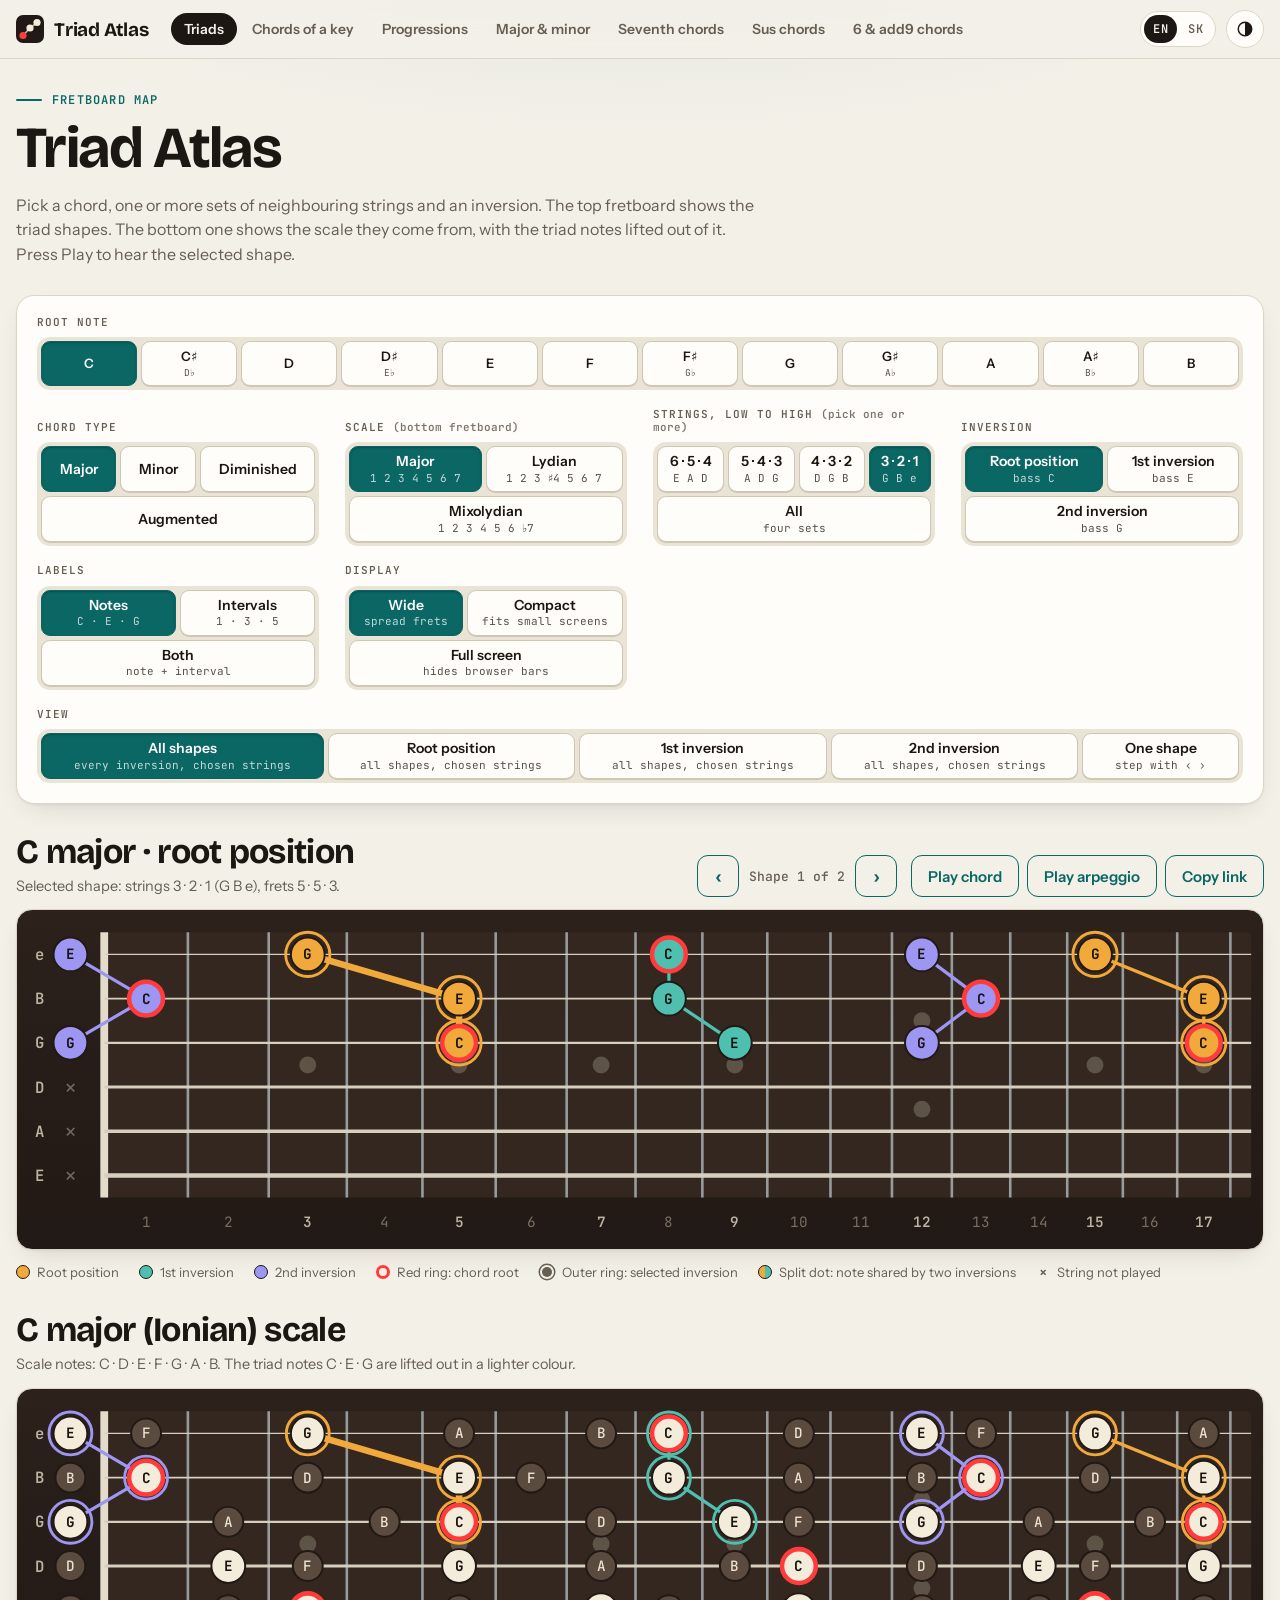
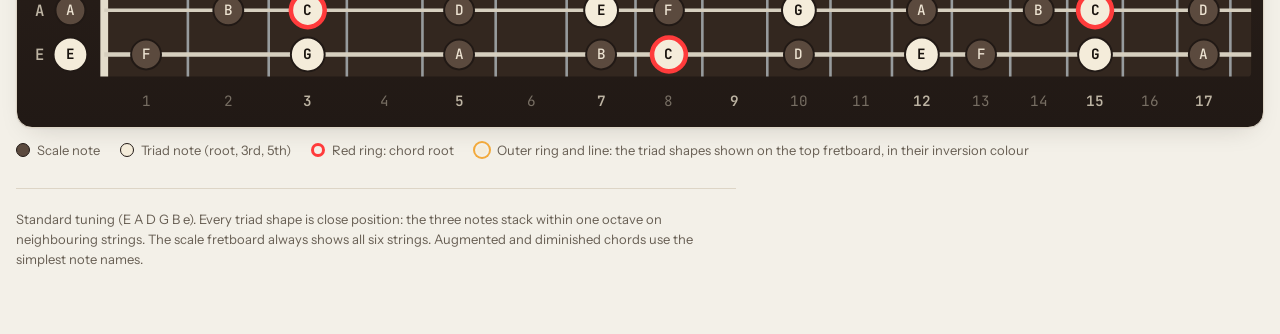
<file: index.html>
<!doctype html>
<html lang="en">
<head>
<meta charset="utf-8">
<meta name="viewport" content="width=device-width,initial-scale=1,viewport-fit=cover">
<title>Triad Atlas · guitar triads and chord shapes</title>
<meta name="description" content="Interactive guitar fretboard: every major, minor, diminished and augmented triad shape and inversion, with the scale it comes from.">
<link rel="icon" href="data:image/svg+xml,%3Csvg xmlns='http://www.w3.org/2000/svg' viewBox='0 0 28 28'%3E%3Crect width='28' height='28' rx='7' fill='%23211915'/%3E%3Cpath d='M7 20.5 14 13l7-5.5' fill='none' stroke='%23BDB4A3' stroke-width='1.6'/%3E%3Ccircle cx='7' cy='20.5' r='3.6' fill='%23FF3B3B'/%3E%3Ccircle cx='14' cy='13' r='3.6' fill='%23F4ECDA'/%3E%3Ccircle cx='21' cy='7.5' r='3.6' fill='%23F4ECDA'/%3E%3C/svg%3E">
<link rel="preconnect" href="https://fonts.googleapis.com">
<link rel="preconnect" href="https://fonts.gstatic.com" crossorigin>
<link href="https://fonts.googleapis.com/css2?family=Bricolage+Grotesque:opsz,wght@12..96,600;12..96,700&family=Instrument+Sans:wght@400;500;600&family=JetBrains+Mono:wght@400;600&display=swap" rel="stylesheet">
<!-- site.css = the shared look (colours, fonts, buttons, chord boxes). lang-sk.js = all Slovak texts. site.js = the top menu, the EN/SK switch and the light/dark button. -->
<link rel="stylesheet" href="site.css">
<script src="lang-sk.js"></script>
<script src="site.js"></script>
<style>
/* Only this page: the two long fretboards and their controls. Everything shared is in site.css. */
.roots{display:grid; grid-template-columns:repeat(12,minmax(0,1fr)); gap:4px; padding:4px; background:var(--chip); border-radius:13px}
.roots .chip{padding:7px 2px; font-size:13px}
.roots .chip small{font-size:9.5px; letter-spacing:-.02em}

/* stages */
.stage{display:grid; gap:12px}
.stage-head{display:flex; flex-wrap:wrap; align-items:flex-end; justify-content:space-between; gap:10px 16px}
.stage-head > div{min-width:0}
.stage-head h2{font:700 clamp(24px,3.6vw,34px)/1.15 var(--font-display); letter-spacing:-.02em}
.now{margin:4px 0 0; color:var(--muted); font-size:14.5px; max-width:70ch}
.play{display:flex; flex-wrap:wrap; align-items:center; gap:8px}
.step{display:flex; align-items:center; gap:6px; margin-right:6px}
#shape-count{font:500 13px/1.2 var(--font-mono); color:var(--muted); min-width:104px; text-align:center}
.btn.sq{min-width:42px; padding:8px 0; font-size:20px; line-height:1}
.board{background:linear-gradient(180deg, var(--board-hi), var(--board)); border:1px solid var(--line); border-radius:16px; overflow-x:auto; padding:8px 4px; box-shadow:var(--shadow)}
.sw.s0{background:var(--inv0)} .sw.s1{background:var(--inv1)} .sw.s2{background:var(--inv2)}
.sw.ring{background:transparent; border:3px solid var(--root)}
.sw.halo{width:10px; height:10px; margin:0 3px; border:0; background:var(--muted); box-shadow:0 0 0 2px var(--bg), 0 0 0 3.5px var(--muted)}
.sw.split{background:linear-gradient(90deg,var(--inv0) 50%,var(--inv1) 50%)}
.sw.scl{background:var(--scale); border-color:var(--board)}
.sw.tri{background:var(--tri); border-color:var(--board)}
.sw.shp{width:10px; height:10px; margin:0 3px; border:0; background:var(--tri); box-shadow:0 0 0 2px var(--bg), 0 0 0 4px var(--inv0)}

/* fretboard svg */
.fb{display:block; width:100%; min-width:800px; height:auto}
.fb-wood{fill:var(--wood)}
.fb-wire{stroke:var(--wire); stroke-width:2; opacity:.85}
.fb-nut{stroke:var(--nut); stroke-width:6}
.fb-string{stroke:var(--string)}
.fb-inlay{fill:var(--pearl); opacity:.28}
.fb-name{fill:var(--board-ink); font:600 12px var(--font-mono); text-anchor:middle}
.fb-num{fill:var(--board-ink); font:400 11px var(--font-mono); text-anchor:middle; opacity:.55}
.fb-num.mark{opacity:1; font-weight:600}
.fb-x{fill:var(--board-ink); font:400 17px var(--font-mono); text-anchor:middle; opacity:.5}
.fb-link{fill:none; stroke-linecap:round; stroke-linejoin:round; stroke-width:2.5}
.fb-link.sel{stroke-width:5}
.fb-halo{fill:none; stroke-width:2.2}
.fb-ring{fill:none; stroke:var(--board); stroke-width:1.5}
.fb-ring.root{stroke:var(--root); stroke-width:3.5}
.fb-txt{fill:var(--on-inv); font:700 11px var(--font-mono); text-anchor:middle; pointer-events:none}
.fb-txt2{fill:var(--on-inv); font:600 8.5px var(--font-mono); text-anchor:middle; pointer-events:none}
.fb-txt.s,.fb-txt2.s{fill:var(--scale-ink)}
.fb-txt.s{font-weight:500}
.dot{cursor:pointer}
.i0{fill:var(--inv0)} .i1{fill:var(--inv1)} .i2{fill:var(--inv2)}
.l0{stroke:var(--inv0)} .l1{stroke:var(--inv1)} .l2{stroke:var(--inv2)}
.scl{fill:var(--scale)} .tri{fill:var(--tri)}

@media (max-width:640px){
  .roots{grid-template-columns:repeat(6,minmax(0,1fr))}
  .roots .chip small{font-size:10px}
  .play{width:100%}
  .play .btn:not(.sq){flex:1 1 auto}
}
</style>
</head>
<body>

<main class="sheet">
  <header class="hero">
    <p class="eyebrow">Fretboard map</p>
    <h1>Triad Atlas</h1>
    <p class="intro">Pick a chord, one or more sets of neighbouring strings and an inversion. The top fretboard shows the triad shapes. The bottom one shows the scale they come from, with the triad notes lifted out of it. Press Play to hear the selected shape.</p>
  </header>

  <div class="panel">
  <section class="controls" aria-label="Chord settings">
    <div class="grp wide"><h2 class="lab">Root note</h2><div class="roots" id="roots" role="group" aria-label="Root note"></div></div>
    <div class="grp"><h2 class="lab">Chord type</h2><div class="seg" id="quals" role="group" aria-label="Chord type"></div></div>
    <div class="grp"><h2 class="lab">Scale <em>(bottom fretboard)</em></h2><div class="seg" id="scales" role="group" aria-label="Scale"></div></div>
    <div class="grp"><h2 class="lab">Strings, low to high <em>(pick one or more)</em></h2><div class="seg" id="sets" role="group" aria-label="String sets"></div></div>
    <div class="grp"><h2 class="lab">Inversion</h2><div class="seg" id="invs" role="group" aria-label="Inversion"></div></div>
    <div class="grp"><h2 class="lab">Labels</h2><div class="seg" id="labels" role="group" aria-label="Dot labels"></div></div>
    <div class="grp"><h2 class="lab">Display</h2><div class="seg" id="widths" role="group" aria-label="Page width"></div></div>
    <div class="grp wide"><h2 class="lab">View</h2><div class="seg" id="views" role="group" aria-label="Fretboard view"></div></div>
  </section>
  </div>

  <section class="stage" aria-label="Triad fretboard">
    <div class="stage-head">
      <div>
        <h2 id="title"></h2>
        <p class="now" id="now" aria-live="polite"></p>
      </div>
      <div class="play">
        <div class="step" role="group" aria-label="Choose shape, from the nut upward">
          <button type="button" class="btn sq" id="shape-prev" data-act="step" data-v="-1" aria-label="Previous shape, lower on the neck">‹</button>
          <span id="shape-count" aria-live="polite"></span>
          <button type="button" class="btn sq" id="shape-next" data-act="step" data-v="1" aria-label="Next shape, higher on the neck">›</button>
        </div>
        <button type="button" class="btn" id="play-chord">Play chord</button>
        <button type="button" class="btn" id="play-arp">Play arpeggio</button>
        <button type="button" class="btn" id="copy-link">Copy link</button>
      </div>
    </div>
    <div class="board" id="boardWrap"></div>
    <ul class="legend">
      <li><span class="sw s0"></span>Root position</li>
      <li><span class="sw s1"></span>1st inversion</li>
      <li><span class="sw s2"></span>2nd inversion</li>
      <li><span class="sw ring"></span>Red ring: chord root</li>
      <li><span class="sw halo"></span>Outer ring: selected inversion</li>
      <li><span class="sw split"></span>Split dot: note shared by two inversions</li>
      <li><span class="xmark">×</span>String not played</li>
    </ul>
  </section>

  <section class="stage" aria-label="Scale fretboard">
    <div class="stage-head">
      <div>
        <h2 id="scaleTitle"></h2>
        <p class="now" id="scaleNow"></p>
      </div>
    </div>
    <div class="board" id="scaleWrap"></div>
    <ul class="legend">
      <li><span class="sw scl"></span>Scale note</li>
      <li><span class="sw tri"></span>Triad note (root, 3rd, 5th)</li>
      <li><span class="sw ring"></span>Red ring: chord root</li>
      <li><span class="sw shp"></span>Outer ring and line: the triad shapes shown on the top fretboard, in their inversion colour</li>
    </ul>
  </section>

  <p class="foot">Standard tuning (E A D G B e). Every triad shape is close position: the three notes stack within one octave on neighbouring strings. The scale fretboard always shows all six strings. Augmented and diminished chords use the simplest note names.</p>
</main>

<script>
// ==LOGIC-START==
// ---- Settings you can change ------------------------------------------------
const TUNING = [40, 45, 50, 55, 59, 64];      // open strings as MIDI numbers, low E to high e (standard tuning)
const STRING_NAMES = ['E', 'A', 'D', 'G', 'B', 'e'];
const MAX_FRET = 17;                           // highest fret the search looks at
const FRET_EVENNESS = 0.5;                     // fret spacing: 0 = like a real guitar (frets get closer towards the high end), 1 = all frets equal
const MAX_STRETCH = 4;                         // widest fret gap allowed between the lowest and highest fretted note
const STRING_SETS = [[0, 1, 2], [1, 2, 3], [2, 3, 4], [3, 4, 5]];   // 0 = low E string
// Scales: semis = semitones above the root, deg = labels shown in "Intervals" mode,
// letters = which note letter each step uses (0 = same letter as the root, 1 = next letter, ...).
// Every scale offered for a chord type must contain that chord's root, 3rd and 5th.
const SCALES = {
  ionian:     { name: 'major (Ionian)',          chip: 'Major',            semis: [0,2,4,5,7,9,11], deg: ['1','2','3','4','5','6','7'],                letters: [0,1,2,3,4,5,6] },
  lydian:     { name: 'Lydian',                  chip: 'Lydian',           semis: [0,2,4,6,7,9,11], deg: ['1','2','3','♯4','5','6','7'],              letters: [0,1,2,3,4,5,6] },
  mixolydian: { name: 'Mixolydian',              chip: 'Mixolydian',       semis: [0,2,4,5,7,9,10], deg: ['1','2','3','4','5','6','♭7'],              letters: [0,1,2,3,4,5,6] },
  aeolian:    { name: 'natural minor (Aeolian)', chip: 'Natural minor',    semis: [0,2,3,5,7,8,10], deg: ['1','2','♭3','4','5','♭6','♭7'],            letters: [0,1,2,3,4,5,6] },
  dorian:     { name: 'Dorian',                  chip: 'Dorian',           semis: [0,2,3,5,7,9,10], deg: ['1','2','♭3','4','5','6','♭7'],             letters: [0,1,2,3,4,5,6] },
  harmonic:   { name: 'harmonic minor',          chip: 'Harmonic minor',   semis: [0,2,3,5,7,8,11], deg: ['1','2','♭3','4','5','♭6','7'],             letters: [0,1,2,3,4,5,6] },
  locrian:    { name: 'Locrian',                 chip: 'Locrian',          semis: [0,1,3,5,6,8,10], deg: ['1','♭2','♭3','4','♭5','♭6','♭7'],          letters: [0,1,2,3,4,5,6] },
  dimwh:      { name: 'whole-half diminished',   chip: 'Whole-half dim.',  semis: [0,2,3,5,6,8,9,11], deg: ['1','2','♭3','4','♭5','♭6','6','7'],      letters: null },
  wholetone:  { name: 'whole tone',              chip: 'Whole tone',       semis: [0,2,4,6,8,10],   deg: ['1','2','3','♯4','♯5','♭7'],                letters: [0,1,2,3,4,6] },
  lydianaug:  { name: 'Lydian augmented',        chip: 'Lydian augmented', semis: [0,2,4,6,8,9,11], deg: ['1','2','3','♯4','♯5','6','7'],             letters: [0,1,2,3,4,5,6] }
};
const SCALES_BY_Q = {            // first entry is the default for that chord type
  maj: ['ionian', 'lydian', 'mixolydian'],
  min: ['aeolian', 'dorian', 'harmonic'],
  dim: ['locrian', 'dimwh'],
  aug: ['wholetone', 'lydianaug']
};
// -----------------------------------------------------------------------------

const QUALITIES = {
  maj: { name: 'Major',      iv: [0, 4, 7], deg: ['1', '3',  '5']  },
  min: { name: 'Minor',      iv: [0, 3, 7], deg: ['1', '♭3', '5']  },
  dim: { name: 'Diminished', iv: [0, 3, 6], deg: ['1', '♭3', '♭5'] },
  aug: { name: 'Augmented',  iv: [0, 4, 8], deg: ['1', '3',  '♯5'] }
};
const LETTERS = ['C', 'D', 'E', 'F', 'G', 'A', 'B'];
const NAT_PC = [0, 2, 4, 5, 7, 9, 11];
const MAJ_ROOTS = ['C', 'Db', 'D', 'Eb', 'E', 'F', 'F#', 'G', 'Ab', 'A', 'Bb', 'B'];
const ROOT_NAMES = {
  maj: MAJ_ROOTS,
  aug: MAJ_ROOTS,
  min: ['C', 'C#', 'D', 'Eb', 'E', 'F', 'F#', 'G', 'G#', 'A', 'Bb', 'B'],
  dim: ['C', 'C#', 'D', 'D#', 'E', 'F', 'F#', 'G', 'G#', 'A', 'A#', 'B']
};
const INV_NAMES = ['Root position', '1st inversion', '2nd inversion'];

function nameToPc(n) {
  const acc = n.slice(1);
  return (NAT_PC[LETTERS.indexOf(n[0])] + (acc === '#' ? 1 : acc === 'b' ? -1 : 0) + 12) % 12;
}
function simpleName(pc, rootName) {
  const flats  = ['C', 'Db', 'D', 'Eb', 'E', 'F', 'Gb', 'G', 'Ab', 'A', 'Bb', 'B'];
  const sharps = ['C', 'C#', 'D', 'D#', 'E', 'F', 'F#', 'G', 'G#', 'A', 'A#', 'B'];
  return (rootName.includes('b') || rootName === 'F') ? flats[pc] : sharps[pc];
}
// Spells one note by letter: letterOff letters above the root's letter, semi semitones above the root.
// strict = avoid E#, B#, Cb, Fb (used for the chord's own notes).
function spellTone(rootName, letterOff, semi, strict) {
  const rl = LETTERS.indexOf(rootName[0]), rootPc = nameToPc(rootName);
  const li = (rl + letterOff) % 7, pc = (rootPc + semi) % 12;
  const d = ((pc - NAT_PC[li] + 18) % 12) - 6;
  const name = LETTERS[li] + (d > 0 ? '#'.repeat(d) : d < 0 ? 'b'.repeat(-d) : '');
  return (Math.abs(d) > 1 || (strict && ['E#', 'B#', 'Cb', 'Fb'].includes(name))) ? simpleName(pc, rootName) : name;
}
// Names of the three chord tones (root, 3rd, 5th): C E G, C Eb G, ...
function chordNames(rootName, qKey) {
  return QUALITIES[qKey].iv.map((semi, i) => spellTone(rootName, [0, 2, 4][i], semi, true));
}
// The scale laid out on the neck: byPc[pitch class] = { name, deg, idx }, triPc = pitch classes of root, 3rd, 5th.
// The chord's own notes always keep the names used on the top fretboard.
function scaleInfo(rootName, qKey, scaleKey) {
  const sc = SCALES[scaleKey], rootPc = nameToPc(rootName), tri = chordNames(rootName, qKey);
  const triPc = QUALITIES[qKey].iv.map(i => (rootPc + i) % 12);
  const byPc = {};
  sc.semis.forEach((semi, i) => {
    const pc = (rootPc + semi) % 12;
    byPc[pc] = { name: sc.letters ? spellTone(rootName, sc.letters[i], semi, false) : simpleName(pc, rootName), deg: sc.deg[i], idx: i };
  });
  triPc.forEach((pc, t) => { if (byPc[pc]) byPc[pc].name = tri[t]; });
  return { sc, byPc, triPc, ordered: sc.semis.map(semi => byPc[(rootPc + semi) % 12]) };
}
function pretty(n) { return n[0] + n.slice(1).replace(/#/g, '♯').replace(/b/g, '♭'); }

// All close-position shapes of one triad on one string set, sorted from the nut upward.
// Each shape knows its string set (set), inversion (inv) and its number among shapes of that inversion (pos).
function findShapes(rootPc, qKey, setIdx) {
  const q = QUALITIES[qKey], strs = STRING_SETS[setIdx], out = [];
  for (let inv = 0; inv < 3; inv++) {
    const tones = [0, 1, 2].map(k => (k + inv) % 3);            // which chord tone sits on each string, low to high
    const need = tones.map(t => (rootPc + q.iv[t]) % 12);
    const cand = strs.map((s, j) => {
      const a = [];
      for (let f = 0; f <= MAX_FRET; f++) if ((TUNING[s] + f) % 12 === need[j]) a.push(f);
      return a;
    });
    for (const f0 of cand[0]) for (const f1 of cand[1]) for (const f2 of cand[2]) {
      const frets = [f0, f1, f2];
      const pitches = frets.map((f, j) => TUNING[strs[j]] + f);
      if (!(pitches[0] < pitches[1] && pitches[1] < pitches[2] && pitches[2] - pitches[0] < 12)) continue;
      const fretted = frets.filter(f => f > 0);
      if (fretted.length) {
        const mn = Math.min(...fretted), mx = Math.max(...fretted);
        if (mx - mn > MAX_STRETCH) continue;
        if (fretted.length < 3 && mx > 5) continue;              // open strings only in first position
      }
      out.push({ inv, set: setIdx, strs, frets, pitches, tones, pos: 0 });
    }
  }
  const avg = s => s.frets.reduce((a, b) => a + b, 0) / 3;
  out.sort((a, b) => avg(a) - avg(b));
  const seen = [0, 0, 0];
  out.forEach(s => { s.pos = seen[s.inv]++; });
  return out;
}
// ==LOGIC-END==

// ---- Drawing --------------------------------------------------------------
const $ = id => document.getElementById(id);
// Wide layout: remembered per device, otherwise on for large screens
function loadWide() {
  try { const v = localStorage.getItem('triadAtlasWide'); if (v === '1') return true; if (v === '0') return false; } catch (err) { /* storage not available */ }
  return (window.innerWidth || 0) >= 1280;
}
const state = { root: 0, q: 'maj', scale: 'ionian', sets: [3], selSet: 3, inv: 0, pos: 0, view: 'all', labels: 'notes', wide: loadWide() };
// Link with settings: the choices are written into the address (for example ?root=Eb&type=min&strings=432.321&inv=1),
// so a bookmarked or shared link opens the page exactly as it was. Link.get and Link.set are in site.js.
const LINK_ROOTS = ['C', 'Db', 'D', 'Eb', 'E', 'F', 'Gb', 'G', 'Ab', 'A', 'Bb', 'B'];
const LINK_VIEWS = ['all', 'inv0', 'inv1', 'inv2', 'single'], LINK_LABELS = ['notes', 'intervals', 'both'];
const setCode = si => STRING_SETS[si].map(s => 6 - s).join('');          // string set as written in the link: 321, 432 ...
function loadLink() {
  const get = window.Link ? window.Link.get : () => null;
  const root = get('root'), q = get('type'), scale = get('scale'), strings = get('strings'), sel = get('sel');
  const num = k => { const v = get(k); return v !== null && /^\d+$/.test(v) ? +v : null; };
  if (root && /^[A-G](#|b)?$/.test(root)) state.root = nameToPc(root);
  if (q && Object.prototype.hasOwnProperty.call(QUALITIES, q)) { state.q = q; state.scale = SCALES_BY_Q[q][0]; }
  if (scale && SCALES_BY_Q[state.q].includes(scale)) state.scale = scale;
  if (strings) {
    const sets = STRING_SETS.map((_, i) => i).filter(i => strings.split('.').includes(setCode(i)));
    if (sets.length) { state.sets = sets; state.selSet = sets[0]; }
  }
  const selSet = STRING_SETS.findIndex((_, i) => setCode(i) === sel);
  if (selSet >= 0 && state.sets.includes(selSet)) state.selSet = selSet;
  const inv = num('inv'), shape = num('shape'), view = get('view'), labels = get('labels');
  if (inv !== null && inv <= 2) state.inv = inv;
  if (shape !== null && shape >= 1) state.pos = shape - 1;
  if (LINK_VIEWS.includes(view)) { state.view = view; if (view.startsWith('inv')) state.inv = +view.slice(3); }
  if (LINK_LABELS.includes(labels)) state.labels = labels;
}
function saveLink() {
  if (!window.Link) return;
  window.Link.set({ root: LINK_ROOTS[state.root], type: state.q, scale: state.scale, strings: state.sets.map(setCode).join('.'),
    inv: state.inv, sel: setCode(state.selSet), shape: state.pos + 1, view: state.view, labels: state.labels });
}
loadLink();
const ROOT_LABELS = ['C', 'C♯|D♭', 'D', 'D♯|E♭', 'E', 'F', 'F♯|G♭', 'G', 'G♯|A♭', 'A', 'A♯|B♭', 'B'];
const setLabel = si => STRING_SETS[si].map(s => 6 - s).join(' · ');
const setNotes = si => STRING_SETS[si].map(s => STRING_NAMES[s]).join(' ');
const avgFret = s => s.frets.reduce((a, b) => a + b, 0) / 3;

const NUT_X = 64, OPEN_X = 38, TOP = 28, GAP = 34, VB_H = 248;
const COMPACT_FRET_W1 = 66;          // width of the first fret in the compact layout
const DOT_SCALE = 1.3;               // the wide layout keeps dots and labels at this on-screen size and spreads the frets instead
const K_FRET = 1 - Math.pow(2, -1 / 12), K_NECK = 1 - Math.pow(2, -MAX_FRET / 12);
let NECK_W = COMPACT_FRET_W1 / K_FRET * K_NECK;   // width from the nut to the last fret, recalculated by setGeometry()
let VB_W = Math.ceil(NUT_X + NECK_W) + 22;
const COMPACT_VB_W = VB_W;
// x position of fret n: a blend of real guitar spacing and equal spacing, ending at the same place either way
const fx = n => NUT_X + NECK_W * ((1 - FRET_EVENNESS) * (1 - Math.pow(2, -n / 12)) / K_NECK + FRET_EVENNESS * n / MAX_FRET);
const cx = n => n === 0 ? OPEN_X : (fx(n - 1) + fx(n)) / 2;
const sy = s => TOP + (5 - s) * GAP;
function setGeometry(vbw) { VB_W = vbw; NECK_W = vbw - 22 - NUT_X; }
function updateGeometry() {
  let vbw = COMPACT_VB_W;
  if (state.wide) {
    const inner = $('boardWrap').clientWidth - 8;       // board width minus its padding
    if (inner > 0) vbw = Math.max(COMPACT_VB_W, Math.floor(inner / DOT_SCALE));
  }
  setGeometry(vbw);
}
const STRING_W = [3.4, 2.8, 2.2, 1.7, 1.3, 1.0];

function slicePath(x, y, r, a0, a1) {
  const p = a => [(x + r * Math.cos(a)).toFixed(2), (y + r * Math.sin(a)).toFixed(2)];
  const [x0, y0] = p(a0), [x1, y1] = p(a1);
  return `M${x},${y} L${x0},${y0} A${r},${r} 0 ${(a1 - a0) > Math.PI ? 1 : 0} 1 ${x1},${y1} Z`;
}

function shapesOnBoard(c) {
  if (state.view === 'single') return c.sel ? [c.sel] : [];
  if (state.view === 'all') return c.all;
  const k = +state.view.slice(3);
  return c.all.filter(s => s.inv === k);
}
// shapes of the chosen inversion across the chosen string sets, from the nut upward (used by the previous/next buttons)
function orderedForInv(c) {
  return c.all.filter(s => s.inv === state.inv).sort((a, b) => avgFret(a) - avgFret(b) || a.set - b.set);
}

// Wood, inlays, frets, nut, strings and fret numbers. Returns the opening of the svg; the caller adds its dots and closes it.
// usedStrings: a Set of strings that are played (the others get a ×), or null for no × marks.
function boardFrame(usedStrings) {
  const bottom = TOP + 5 * GAP;
  let s = `<svg class="fb" viewBox="0 0 ${VB_W} ${VB_H}" role="img" aria-label="${T('Fretboard diagram')}">`;
  s += `<rect class="fb-wood" x="${NUT_X}" y="${TOP - 17}" width="${VB_W - NUT_X - 6}" height="${5 * GAP + 34}" rx="3"/>`;
  [3, 5, 7, 9, 15, 17].filter(n => n <= MAX_FRET).forEach(n => {
    s += `<circle class="fb-inlay" cx="${cx(n)}" cy="${TOP + 2.5 * GAP}" r="6.5"/>`;
  });
  if (MAX_FRET >= 12) {
    s += `<circle class="fb-inlay" cx="${cx(12)}" cy="${TOP + 1.5 * GAP}" r="6.5"/>`;
    s += `<circle class="fb-inlay" cx="${cx(12)}" cy="${TOP + 3.5 * GAP}" r="6.5"/>`;
  }
  for (let n = 1; n <= MAX_FRET; n++) s += `<line class="fb-wire" x1="${fx(n)}" x2="${fx(n)}" y1="${TOP - 17}" y2="${bottom + 17}"/>`;
  s += `<line class="fb-nut" x1="${NUT_X}" x2="${NUT_X}" y1="${TOP - 17}" y2="${bottom + 17}"/>`;
  for (let k = 0; k < 6; k++) {
    s += `<line class="fb-string" x1="${NUT_X}" x2="${VB_W - 6}" y1="${sy(k)}" y2="${sy(k)}" style="stroke-width:${STRING_W[k]}"/>`;
    s += `<text class="fb-name" x="14" y="${sy(k)}" dy=".35em">${STRING_NAMES[k]}</text>`;
    if (usedStrings && !usedStrings.has(k)) s += `<text class="fb-x" x="${OPEN_X}" y="${sy(k)}" dy=".35em">×</text>`;
  }
  const marks = [3, 5, 7, 9, 12, 15, 17];
  for (let n = 1; n <= MAX_FRET; n++) {
    s += `<text class="fb-num${marks.includes(n) ? ' mark' : ''}" x="${cx(n)}" y="${VB_H - 10}">${n}</text>`;
  }
  return s;
}

// connecting lines: other inversions first, then the selected inversion, then the selected shape on top
function shapeLines(drawn, sel) {
  const rank = sh => sh === sel ? 2 : (sh.inv === state.inv ? 1 : 0);
  return drawn.slice().sort((a, b) => rank(a) - rank(b)).map(sh => {
    const pts = sh.frets.map((f, j) => `${cx(f)},${sy(sh.strs[j])}`).join(' ');
    return `<polyline class="fb-link l${sh.inv}${sh === sel ? ' sel' : ''}" points="${pts}"/>`;
  }).join('');
}

function boardSVG(c) {
  const { sel, names } = c, q = QUALITIES[state.q];
  const drawn = shapesOnBoard(c);
  const used = new Set(drawn.flatMap(s => s.strs));
  const R = state.labels === 'both' ? 15 : 13;
  let s = boardFrame(drawn.length ? used : null);
  s += shapeLines(drawn, sel);

  // dots: one per string and fret, even when shapes of different inversions share the note
  const dots = new Map();
  drawn.forEach(sh => sh.frets.forEach((f, j) => {
    const key = sh.strs[j] + ':' + f;
    let d = dots.get(key);
    if (!d) { d = { s: sh.strs[j], f, tone: sh.tones[j], invs: [], shapes: [] }; dots.set(key, d); }
    if (!d.invs.includes(sh.inv)) d.invs.push(sh.inv);
    d.shapes.push(sh);
  }));
  dots.forEach(d => {
    d.invs.sort();
    const x = cx(d.f), y = sy(d.s);
    let g = `<g class="dot" data-act="dot" data-sh="${d.shapes.map(sh => [sh.set, sh.inv, sh.pos].join('.')).join(' ')}">`;
    if (state.view === 'all' && d.invs.includes(state.inv)) g += `<circle class="fb-halo l${state.inv}" cx="${x}" cy="${y}" r="${R + 4}"/>`;
    if (d.invs.length === 1) g += `<circle class="i${d.invs[0]}" cx="${x}" cy="${y}" r="${R}"/>`;
    else d.invs.forEach((inv, i) => {
      const a0 = -Math.PI / 2 + i * 2 * Math.PI / d.invs.length, a1 = a0 + 2 * Math.PI / d.invs.length;
      g += `<path class="i${inv}" d="${slicePath(x, y, R, a0, a1)}"/>`;
    });
    g += `<circle class="fb-ring${d.tone === 0 ? ' root' : ''}" cx="${x}" cy="${y}" r="${R}"/>`;
    const note = pretty(names[d.tone]), deg = q.deg[d.tone];
    if (state.labels === 'notes') g += `<text class="fb-txt" x="${x}" y="${y}" dy=".35em">${note}</text>`;
    else if (state.labels === 'intervals') g += `<text class="fb-txt" x="${x}" y="${y}" dy=".35em">${deg}</text>`;
    else {
      g += `<text class="fb-txt" x="${x}" y="${y - 3.5}" dy=".35em">${note}</text>`;
      g += `<text class="fb-txt2" x="${x}" y="${y + 8}" dy=".35em">${deg}</text>`;
    }
    s += g + '</g>';
  });
  return s + '</svg>';
}

// The scale on all six strings. Scale notes are muted, the triad notes are lifted out in a light colour,
// and the triad shapes that are drawn on the top fretboard get their line and an outer ring here too.
function scaleBoardSVG(c) {
  const info = scaleInfo(c.rootName, state.q, state.scale);
  const drawn = shapesOnBoard(c);
  const Rt = state.labels === 'both' ? 15 : 13, Rs = Rt - 1.5;
  const member = new Map();
  drawn.forEach(sh => sh.frets.forEach((f, j) => {
    const k = sh.strs[j] + ':' + f;
    if (!member.has(k)) member.set(k, new Set());
    member.get(k).add(sh.inv);
  }));
  let s = boardFrame(null);
  s += shapeLines(drawn, c.sel);
  member.forEach((invs, k) => {
    const [st, fr] = k.split(':').map(Number);
    const inv = invs.has(state.inv) ? state.inv : Math.min(...invs);
    s += `<circle class="fb-halo l${inv}" cx="${cx(fr)}" cy="${sy(st)}" r="${Rt + 3.5}"/>`;
  });
  for (let st = 0; st < 6; st++) for (let f = 0; f <= MAX_FRET; f++) {
    const pc = (TUNING[st] + f) % 12, n = info.byPc[pc];
    if (!n) continue;
    const t = info.triPc.indexOf(pc), isTri = t >= 0, r = isTri ? Rt : Rs;
    const x = cx(f), y = sy(st), sc = isTri ? '' : ' s';
    s += `<g><circle class="${isTri ? 'tri' : 'scl'}" cx="${x}" cy="${y}" r="${r}"/>`;
    s += `<circle class="fb-ring${t === 0 ? ' root' : ''}" cx="${x}" cy="${y}" r="${r}"/>`;
    const note = pretty(n.name);
    if (state.labels === 'notes') s += `<text class="fb-txt${sc}" x="${x}" y="${y}" dy=".35em">${note}</text>`;
    else if (state.labels === 'intervals') s += `<text class="fb-txt${sc}" x="${x}" y="${y}" dy=".35em">${n.deg}</text>`;
    else {
      s += `<text class="fb-txt${sc}" x="${x}" y="${y - 3.5}" dy=".35em">${note}</text>`;
      s += `<text class="fb-txt2${sc}" x="${x}" y="${y + 8}" dy=".35em">${n.deg}</text>`;
    }
    s += '</g>';
  }
  return s + '</svg>';
}

const reduceMotion = window.matchMedia && window.matchMedia('(prefers-reduced-motion: reduce)').matches;
function reveal(sel) {
  const wrap = $('boardWrap'), svg = wrap.querySelector('svg');
  if (!sel || !svg) return;
  const scale = svg.getBoundingClientRect().width / VB_W;
  const xs = sel.frets.map(cx);
  const mid = (Math.min(...xs) + Math.max(...xs)) / 2 * scale;
  wrap.scrollTo({ left: Math.max(0, mid - wrap.clientWidth / 2), behavior: reduceMotion ? 'auto' : 'smooth' });
}

function current() {
  const rootName = ROOT_NAMES[state.q][state.root];
  const names = chordNames(rootName, state.q);
  if (!state.sets.includes(state.selSet)) state.selSet = state.sets[0];
  const bySet = {};
  state.sets.forEach(si => { bySet[si] = findShapes(state.root, state.q, si); });
  const mine = bySet[state.selSet].filter(s => s.inv === state.inv);
  if (state.pos >= mine.length) state.pos = 0;
  return { rootName, names, bySet, all: state.sets.flatMap(si => bySet[si]), sel: mine[state.pos] || null };
}

// label and sub are translated by T() when lang-sk.js knows them
const chip = (id, act, v, label, sub) =>
  `<button type="button" class="chip" id="${id}" data-act="${act}" data-v="${v}" aria-pressed="false">${T(label)}${sub ? `<small>${T(sub)}</small>` : ''}</button>`;
// the chord as a title, e.g. "C major · root position" / "C dur · základný tvar"
const chordTitle = (rootName, q) => `${pretty(rootName)} ${T(q.name).toLowerCase()}`;
const invName = i => T(INV_NAMES[i]).toLowerCase();
let scaleChipsFor = null;

function render() {
  if (document.body) document.body.classList.toggle('wide', state.wide);
  updateGeometry();
  const c = current();
  const { rootName, names, sel } = c;
  const q = QUALITIES[state.q];

  if (scaleChipsFor !== state.q) {       // the scale choices depend on the chord type
    // the short scale names are looked up as 'scale:Major', because 'Major' alone is the chord type
    $('scales').innerHTML = SCALES_BY_Q[state.q].map(k =>
      chip('scale-' + k, 'scale', k, T('scale:' + SCALES[k].chip).replace('scale:', ''), SCALES[k].deg.join(' '))).join('');
    scaleChipsFor = state.q;
  }
  const cur = { root: state.root, q: state.q, scale: state.scale, inv: state.inv, view: state.view, labels: state.labels, width: state.wide ? 'wide' : 'compact' };
  document.querySelectorAll('[data-act]').forEach(b => {
    const a = b.dataset.act, v = b.dataset.v;
    if (a === 'set') b.setAttribute('aria-pressed', String(state.sets.includes(+v)));
    else if (a === 'setall') b.setAttribute('aria-pressed', String(state.sets.length === STRING_SETS.length));
    else if (a in cur) b.setAttribute('aria-pressed', String(String(cur[a]) === v));
  });
  [0, 1, 2].forEach(i => { $('inv-sub-' + i).textContent = T('bass {note}', { note: pretty(names[i]) }); });

  // top fretboard
  $('title').textContent = `${chordTitle(rootName, q)} · ${invName(state.inv)}`;
  $('now').textContent = sel
    ? T('Selected shape: strings {set} ({notes}), frets {frets}.', { set: setLabel(sel.set), notes: setNotes(sel.set), frets: sel.frets.join(' · ') })
    : T('No {inv} shape fits on these strings within the first {n} frets.', { inv: invName(state.inv), n: MAX_FRET });
  const list = orderedForInv(c), idx = list.findIndex(s => s === sel);
  $('shape-count').textContent = list.length ? T('Shape {i} of {n}', { i: idx + 1, n: list.length }) : T('No shapes');
  $('shape-prev').disabled = $('shape-next').disabled = list.length < 2;
  $('play-chord').disabled = $('play-arp').disabled = !sel;
  $('boardWrap').innerHTML = boardSVG(c);
  $('boardWrap').querySelector('svg').setAttribute('aria-label',
    T('{chord} on the fretboard', { chord: chordTitle(rootName, q) }) + (sel ? T(', selected: {inv}, frets {frets}', { inv: invName(sel.inv), frets: sel.frets.join(', ') }) : ''));

  // scale fretboard
  const info = scaleInfo(rootName, state.q, state.scale);
  const scaleTitle = T('{root} {name} scale', { root: pretty(rootName), name: T(info.sc.name) });
  $('scaleTitle').textContent = scaleTitle;
  $('scaleNow').textContent = T('Scale notes: {notes}. The triad notes {tri} are lifted out in a lighter colour.', { notes: info.ordered.map(n => pretty(n.name)).join(' · '), tri: names.map(pretty).join(' · ') });
  $('scaleWrap').innerHTML = scaleBoardSVG(c);
  $('scaleWrap').querySelector('svg').setAttribute('aria-label',
    T('{scale} on the fretboard, with the notes {tri} highlighted', { scale: scaleTitle, tri: names.map(pretty).join(', ') }));
}

// ---- Sound ---------------------------------------------------------------
// The tone itself (Sound.notes, Sound.tick) is in site.js, shared by every page.
function playShape(sel, mode) {
  if (!sel) return;
  window.Sound.notes(sel.pitches, mode === 'arp' ? { gap: 0.34, dur: 1.8 } : {});
}

// ---- Controls --------------------------------------------------------------
$('roots').innerHTML = ROOT_LABELS.map((l, i) => chip('root-' + i, 'root', i, l.replace('|', '<small>') + (l.includes('|') ? '</small>' : ''), '')).join('');
$('quals').innerHTML = Object.keys(QUALITIES).map(k => chip('q-' + k, 'q', k, QUALITIES[k].name, '')).join('');
$('sets').innerHTML = STRING_SETS.map((st, i) => chip('set-' + i, 'set', i, setLabel(i), setNotes(i))).join('')
  + chip('set-all', 'setall', 'all', 'All', 'four sets');
$('invs').innerHTML = INV_NAMES.map((n, i) => chip('inv-' + i, 'inv', i, n, '<span id="inv-sub-' + i + '"></span>')).join('');
$('labels').innerHTML = chip('labels-notes', 'labels', 'notes', 'Notes', 'C · E · G')
  + chip('labels-intervals', 'labels', 'intervals', 'Intervals', '1 · 3 · 5')
  + chip('labels-both', 'labels', 'both', 'Both', 'note + interval');
$('views').innerHTML = chip('view-all', 'view', 'all', 'All shapes', 'every inversion, chosen strings')
  + chip('view-inv0', 'view', 'inv0', 'Root position', 'all shapes, chosen strings')
  + chip('view-inv1', 'view', 'inv1', '1st inversion', 'all shapes, chosen strings')
  + chip('view-inv2', 'view', 'inv2', '2nd inversion', 'all shapes, chosen strings')
  + chip('view-single', 'view', 'single', 'One shape', 'step with ‹ ›');

$('widths').innerHTML = chip('width-wide', 'width', 'wide', 'Wide', 'spread frets')
  + chip('width-compact', 'width', 'compact', 'Compact', 'fits small screens')
  + `<button type="button" class="chip" id="fs-btn" aria-pressed="false" hidden>${T('Full screen')}<small>${T('hides browser bars')}</small></button>`;

document.addEventListener('click', e => {
  const b = e.target.closest('[data-act]');
  if (!b || b.disabled) return;
  const a = b.dataset.act, v = b.dataset.v;
  if (a === 'root') { state.root = +v; state.pos = 0; }
  else if (a === 'q') { state.q = v; state.scale = SCALES_BY_Q[v][0]; state.pos = 0; }
  else if (a === 'scale') { state.scale = v; }
  else if (a === 'set') {
    const i = +v;
    if (state.sets.includes(i)) {
      if (state.sets.length > 1) {
        state.sets = state.sets.filter(x => x !== i);
        if (state.selSet === i) state.selSet = state.sets[0];
      }
    } else {
      state.sets = [...state.sets, i].sort((x, y) => x - y);
      state.selSet = i;
    }
    state.pos = 0;
  }
  else if (a === 'setall') {
    state.sets = state.sets.length === STRING_SETS.length ? [state.selSet] : STRING_SETS.map((_, i) => i);
    state.pos = 0;
  }
  else if (a === 'inv') {
    state.inv = +v; state.pos = 0;
    if (state.view.startsWith('inv')) state.view = 'inv' + v;
  }
  else if (a === 'view') {
    state.view = v;
    if (v.startsWith('inv')) { state.inv = +v.slice(3); state.pos = 0; }
  }
  else if (a === 'labels') { state.labels = v; }
  else if (a === 'width') {
    state.wide = v === 'wide';
    try { localStorage.setItem('triadAtlasWide', state.wide ? '1' : '0'); } catch (err) { /* storage not available */ }
  }
  else if (a === 'step') {
    const list = orderedForInv(current());
    if (list.length) {
      let i = list.findIndex(s => s.set === state.selSet && s.pos === state.pos);
      i = (i + (+v) + list.length) % list.length;
      state.selSet = list[i].set; state.pos = list[i].pos;
    }
  }
  else if (a === 'dot') {
    const opts = b.dataset.sh.split(' ').map(t => t.split('.').map(Number));   // [set, inv, pos]
    const pick = opts.find(o => o[1] === state.inv && o[0] === state.selSet) || opts.find(o => o[1] === state.inv) || opts[0];
    state.selSet = pick[0]; state.inv = pick[1]; state.pos = pick[2];
    if (state.view.startsWith('inv')) state.view = 'inv' + state.inv;
  }
  render();
  saveLink();
  if (['root', 'q', 'set', 'setall', 'inv', 'view', 'step', 'dot', 'width'].includes(a)) reveal(current().sel);
});
$('play-chord').addEventListener('click', () => playShape(current().sel, 'chord'));
$('play-arp').addEventListener('click', () => playShape(current().sel, 'arp'));
$('copy-link').addEventListener('click', () => { saveLink(); window.Link.copy($('copy-link')); });

// the two fretboards scroll together on narrow screens
[['boardWrap', 'scaleWrap'], ['scaleWrap', 'boardWrap']].forEach(([from, to]) => {
  $(from).addEventListener('scroll', () => {
    const a = $(from), b = $(to);
    if (Math.abs(a.scrollLeft - b.scrollLeft) > 1) b.scrollLeft = a.scrollLeft;
  });
});

// Full screen: shown only where the browser offers it (most desktop browsers and Android Chrome; iPhones do not)
const fsRoot = document.documentElement;
const fsEnabled = !!(document.fullscreenEnabled || document.webkitFullscreenEnabled);
const fsElement = () => document.fullscreenElement || document.webkitFullscreenElement || null;
function syncFullscreen() {
  const b = $('fs-btn');
  if (!b || !b.firstChild) return;
  const on = !!fsElement();
  b.hidden = !fsEnabled;
  b.setAttribute('aria-pressed', String(on));
  b.firstChild.textContent = on ? T('Exit full screen') : T('Full screen');
}
$('fs-btn').addEventListener('click', async () => {
  try {
    if (fsElement()) await (document.exitFullscreen || document.webkitExitFullscreen).call(document);
    else await (fsRoot.requestFullscreen || fsRoot.webkitRequestFullscreen).call(fsRoot);
  } catch (err) {
    const note = $('fs-btn').lastChild;
    if (note) note.textContent = T('not available in this view');
  }
});
document.addEventListener('fullscreenchange', syncFullscreen);
document.addEventListener('webkitfullscreenchange', syncFullscreen);
syncFullscreen();

if (window.addEventListener) {
  let raf = 0;
  window.addEventListener('resize', () => {
    if (raf) return;
    raf = requestAnimationFrame(() => { raf = 0; if (state.wide) render(); });
  });
}

render();
if (location.search) reveal(current().sel);      // opened from a link with settings: bring the selected shape into view
</script>

</body></html>
</file>
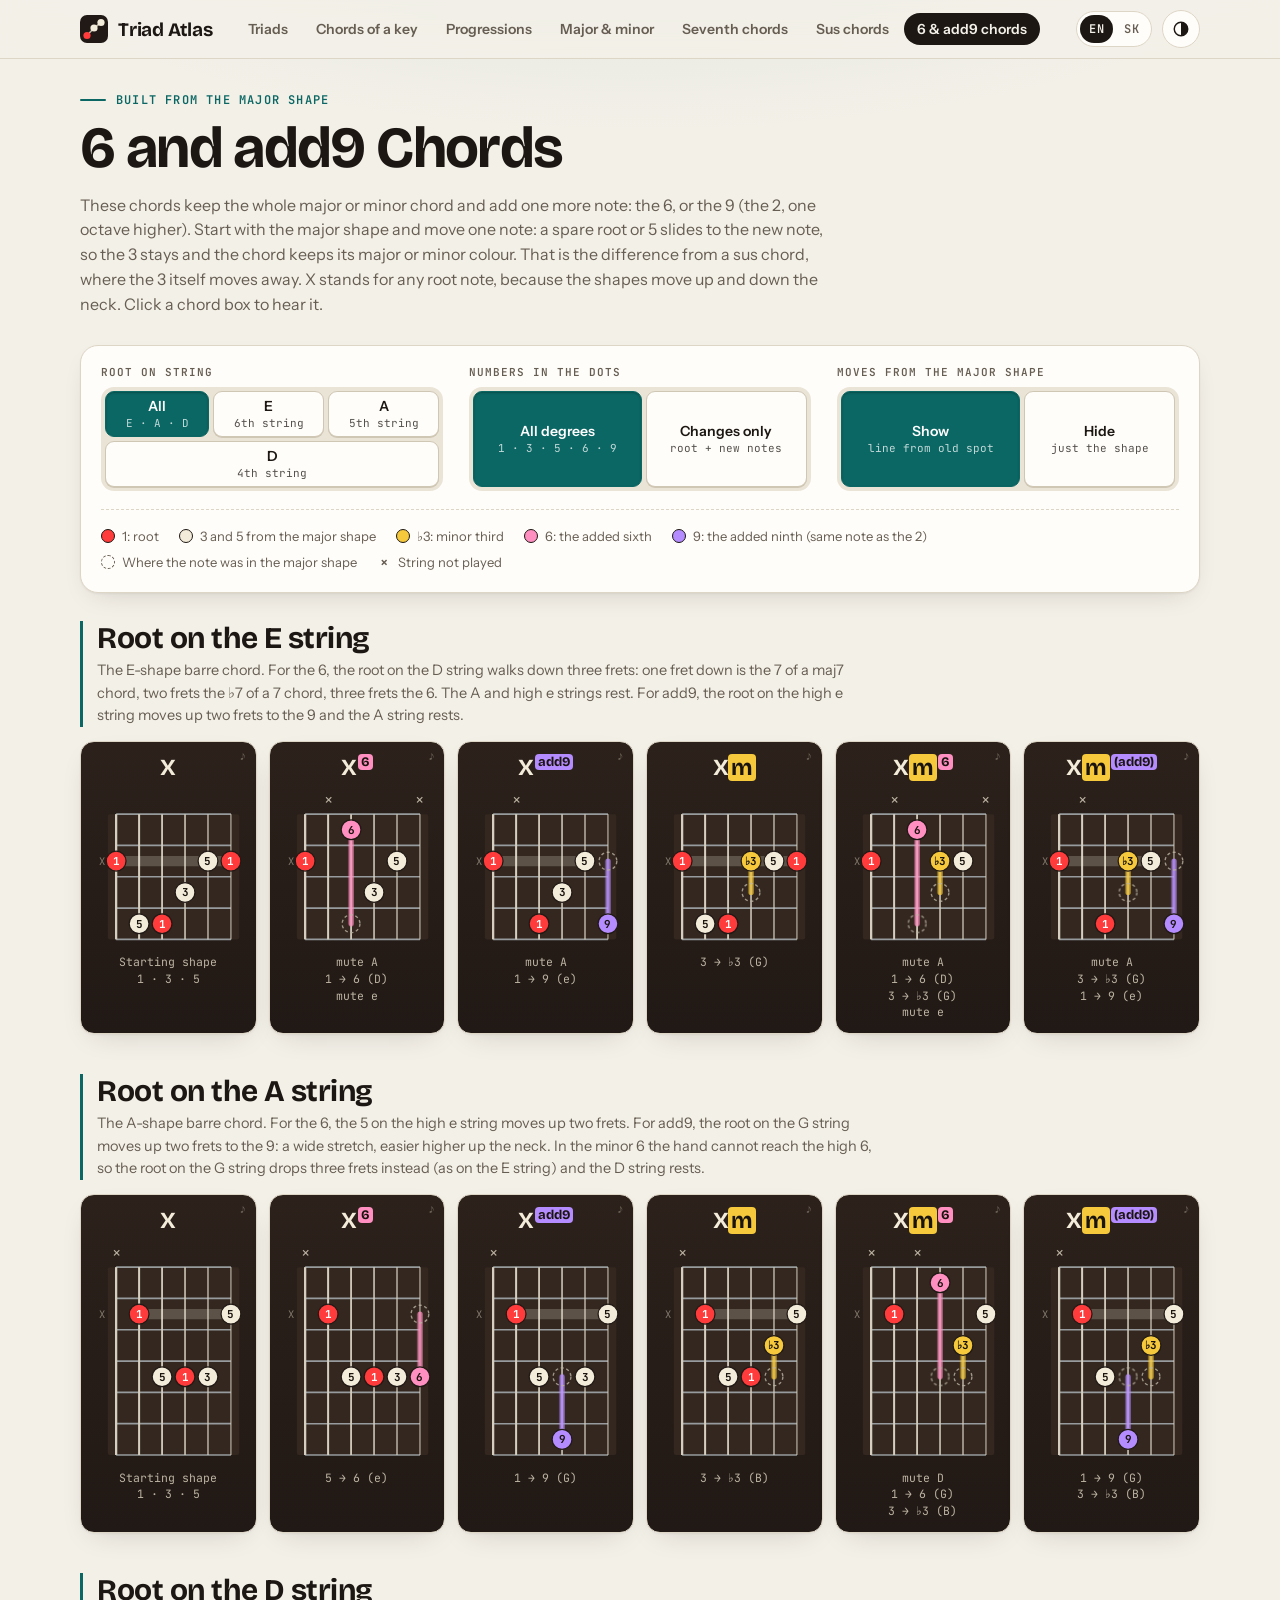
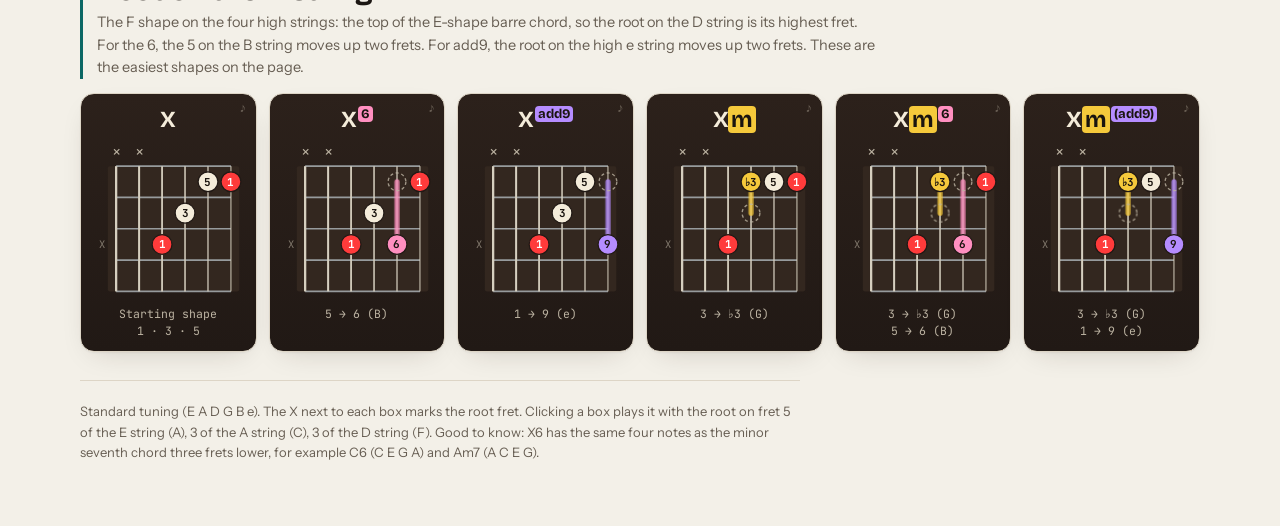
<file: added-chords.html>
<!doctype html>
<html lang="en">
<head>
<meta charset="utf-8">
<meta name="viewport" content="width=device-width,initial-scale=1,viewport-fit=cover">
<title>6 and add9 Chords · Triad Atlas</title>
<meta name="description" content="How guitar 6, minor 6 and add9 chords are built from one major chord shape, with the root on the E, A or D string.">
<link rel="icon" href="data:image/svg+xml,%3Csvg xmlns='http://www.w3.org/2000/svg' viewBox='0 0 28 28'%3E%3Crect width='28' height='28' rx='7' fill='%23211915'/%3E%3Cpath d='M7 20.5 14 13l7-5.5' fill='none' stroke='%23BDB4A3' stroke-width='1.6'/%3E%3Ccircle cx='7' cy='20.5' r='3.6' fill='%23FF3B3B'/%3E%3Ccircle cx='14' cy='13' r='3.6' fill='%23F4ECDA'/%3E%3Ccircle cx='21' cy='7.5' r='3.6' fill='%23F4ECDA'/%3E%3C/svg%3E">
<link rel="preconnect" href="https://fonts.googleapis.com">
<link rel="preconnect" href="https://fonts.gstatic.com" crossorigin>
<link href="https://fonts.googleapis.com/css2?family=Bricolage+Grotesque:opsz,wght@12..96,600;12..96,700&family=Instrument+Sans:wght@400;500;600&family=JetBrains+Mono:wght@400;600&display=swap" rel="stylesheet">
<!-- site.css = the shared look (colours, fonts, buttons, chord boxes). lang-sk.js = all Slovak texts. site.js = the top menu, the EN/SK switch and the light/dark button. -->
<link rel="stylesheet" href="site.css">
<script src="lang-sk.js"></script>
<script src="site.js"></script>
<style>
/* Only this page: six chord boxes per root string. Small screens: major family on top, minor family below. */
@media (min-width:1000px){.cards{grid-template-columns:repeat(6,minmax(0,1fr))}}
</style>
</head>
<body>

<main class="sheet">
  <header class="hero">
    <p class="eyebrow">Built from the major shape</p>
    <h1>6 and add9 Chords</h1>
    <p class="intro">These chords keep the whole major or minor chord and add one more note: the 6, or the 9 (the 2, one octave higher). Start with the major shape and move one note: a spare root or 5 slides to the new note, so the 3 stays and the chord keeps its major or minor colour. That is the difference from a sus chord, where the 3 itself moves away. X stands for any root note, because the shapes move up and down the neck. Click a chord box to hear it.</p>
  </header>

  <div class="panel">
  <section class="controls" aria-label="Display settings">
    <div class="grp"><h2 class="lab">Root on string</h2><div class="seg" id="strs" role="group" aria-label="Root string"></div></div>
    <div class="grp"><h2 class="lab">Numbers in the dots</h2><div class="seg" id="labels" role="group" aria-label="Dot labels"></div></div>
    <div class="grp"><h2 class="lab">Moves from the major shape</h2><div class="seg" id="moves" role="group" aria-label="Show moves"></div></div>
  </section>

  <ul class="legend">
    <li><span class="sw root"></span>1: root</li>
    <li><span class="sw tri"></span>3 and 5 from the major shape</li>
    <li><span class="sw c3"></span>♭3: minor third</li>
    <li><span class="sw c6"></span>6: the added sixth</li>
    <li><span class="sw c9"></span>9: the added ninth (same note as the 2)</li>
    <li><span class="sw ghost"></span>Where the note was in the major shape</li>
    <li><span class="xmark">×</span>String not played</li>
  </ul>
  </div>

  <div id="bands" class="bands"></div>

  <p class="foot" id="foot"></p>
</main>

<script>
// ---- Settings you can change ------------------------------------------------
const TUNING = [40, 45, 50, 55, 59, 64];      // open strings as MIDI numbers, low E to high e (standard tuning)
const STRING_NAMES = ['E', 'A', 'D', 'G', 'B', 'e'];
const MIN_ROWS = 4;                            // the fewest frets drawn in a box (a box grows by itself when a shape needs more)
// Chord types, in the order they are shown. parts = the coloured bits of the name after X:
// [text, colour (c3 = yellow, c6 = pink, c9 = violet), 1 = written small and raised].
const CHORD_TYPES = [
  { key: 'maj',   parts: [] },
  { key: '6',     parts: [['6', 'c6', 1]] },
  { key: 'add9',  parts: [['add9', 'c9', 1]] },
  { key: 'm',     parts: [['m', 'c3', 0]] },
  { key: 'm6',    parts: [['m', 'c3', 0], ['6', 'c6', 1]] },
  { key: 'madd9', parts: [['m', 'c3', 0], ['(add9)', 'c9', 1]] }
];
// The shapes. root = string with the lowest root (0 = low E). Frets are counted from the root fret:
// 0 = the root fret, 1 = one fret higher, -1 = one fret lower, null = string not played.
// barre = [from string, to string] laid flat across the root fret, or null.
// The numbers under each chord (1, 5, 6 ...) are worked out from the frets, so only the frets need changing.
const SHAPES = [
  { root: 0, title: 'Root on the E string', note: 'The E-shape barre chord. For the 6, the root on the D string walks down three frets: one fret down is the 7 of a maj7 chord, two frets the ♭7 of a 7 chord, three frets the 6. The A and high e strings rest. For add9, the root on the high e string moves up two frets to the 9 and the A string rests.',
    play: 5,   // the fret used when you click to listen (5 = A)
    chords: {
      maj:   { frets: [0, 2, 2, 1, 0, 0],          barre: [0, 5] },
      6:     { frets: [0, null, -1, 1, 0, null],   barre: null },
      add9:  { frets: [0, null, 2, 1, 0, 2],       barre: [0, 4] },
      m:     { frets: [0, 2, 2, 0, 0, 0],          barre: [0, 5] },
      m6:    { frets: [0, null, -1, 0, 0, null],   barre: null },
      madd9: { frets: [0, null, 2, 0, 0, 2],       barre: [0, 4] }
    } },
  { root: 1, title: 'Root on the A string', note: 'The A-shape barre chord. For the 6, the 5 on the high e string moves up two frets. For add9, the root on the G string moves up two frets to the 9: a wide stretch, easier higher up the neck. In the minor 6 the hand cannot reach the high 6, so the root on the G string drops three frets instead (as on the E string) and the D string rests.',
    play: 3,   // 3 = C
    chords: {
      maj:   { frets: [null, 0, 2, 2, 2, 0],       barre: [1, 5] },
      6:     { frets: [null, 0, 2, 2, 2, 2],       barre: null },
      add9:  { frets: [null, 0, 2, 4, 2, 0],       barre: [1, 5] },
      m:     { frets: [null, 0, 2, 2, 1, 0],       barre: [1, 5] },
      m6:    { frets: [null, 0, null, -1, 1, 0],   barre: null },
      madd9: { frets: [null, 0, 2, 4, 1, 0],       barre: [1, 5] }
    } },
  { root: 2, title: 'Root on the D string', note: 'The F shape on the four high strings: the top of the E-shape barre chord, so the root on the D string is its highest fret. For the 6, the 5 on the B string moves up two frets. For add9, the root on the high e string moves up two frets. These are the easiest shapes on the page.',
    play: 3,   // 3 = F
    chords: {
      maj:   { frets: [null, null, 0, -1, -2, -2], barre: null },
      6:     { frets: [null, null, 0, -1, 0, -2],  barre: null },
      add9:  { frets: [null, null, 0, -1, -2, 0],  barre: null },
      m:     { frets: [null, null, 0, -2, -2, -2], barre: null },
      m6:    { frets: [null, null, 0, -2, 0, -2],  barre: null },
      madd9: { frets: [null, null, 0, -2, -2, 0],  barre: null }
    } }
];
// -----------------------------------------------------------------------------

// semitones above the root -> degree, and the colour a changed note gets
const DEGREES = { 0: '1', 2: '9', 3: '♭3', 4: '3', 7: '5', 9: '6' };
const DEG_COLOUR = { '♭3': 'c3', '6': 'c6', '9': 'c9' };
const NOTE_NAMES = ['C', 'C♯', 'D', 'E♭', 'E', 'F', 'F♯', 'G', 'A♭', 'A', 'B♭', 'B'];
const $ = id => document.getElementById(id);
const state = { str: 'all', labels: 'all', moves: true };

// degree of the note on string s, fret f (counted from the root fret), e.g. '♭7'
const degreeOf = (shape, s, f) => DEGREES[(((TUNING[s] + f - TUNING[shape.root]) % 12) + 12) % 12] || '?';

// Chord box geometry (svg units)
const SG = 22, FH = 30, LEFT = 26, TOPY = 26, R = 9.5;
const BOX_W = LEFT + 5 * SG + 16;
const xs = s => LEFT + s * SG;
// the frets one root string needs: from its lowest fret to its highest, at least MIN_ROWS of them
function windowOf(shape) {
  const all = Object.values(shape.chords).flatMap(c => c.frets).filter(f => f !== null);
  const lo = Math.min(...all);
  return [lo, Math.max(lo + MIN_ROWS - 1, ...all)];
}

function boxSVG(shape, key) {
  const ch = shape.chords[key], maj = shape.chords.maj;
  const [lo, hi] = windowOf(shape), NROWS = hi - lo + 1, BOX_H = TOPY + NROWS * FH + 8;
  const fy = f => TOPY + (f - lo + 0.5) * FH;      // middle of the fret space
  let s = `<svg class="cb" viewBox="0 0 ${BOX_W} ${BOX_H}" aria-hidden="true">`;
  s += `<rect class="cb-wood" x="${LEFT - 8}" y="${TOPY}" width="${5 * SG + 16}" height="${NROWS * FH}" rx="2"/>`;
  for (let r = 0; r <= NROWS; r++) s += `<line class="cb-wire" x1="${LEFT}" x2="${xs(5)}" y1="${TOPY + r * FH}" y2="${TOPY + r * FH}"/>`;
  for (let k = 0; k < 6; k++) {
    s += `<line class="cb-string" x1="${xs(k)}" x2="${xs(k)}" y1="${TOPY}" y2="${TOPY + NROWS * FH}" style="stroke-width:${(2.2 - k * 0.25).toFixed(2)}"/>`;
    if (ch.frets[k] === null) s += `<text class="cb-x" x="${xs(k)}" y="${TOPY - 9}">×</text>`;
  }
  s += `<text class="cb-fret" x="${LEFT - 11}" y="${fy(0)}" dy=".35em">X</text>`;   // marks the root fret
  if (ch.barre) s += `<line class="cb-barre" x1="${xs(ch.barre[0])}" x2="${xs(ch.barre[1])}" y1="${fy(0)}" y2="${fy(0)}"/>`;
  // moves: a coloured line from where the note sat in the major shape, and a dashed ring there
  const changed = k => ch.frets[k] !== null && maj.frets[k] !== null && ch.frets[k] !== maj.frets[k];
  if (state.moves) ch.frets.forEach((f, k) => {
    if (!changed(k)) return;
    const col = DEG_COLOUR[degreeOf(shape, k, f)] || 'tri';
    s += `<line class="cb-move s-${col}" x1="${xs(k)}" x2="${xs(k)}" y1="${fy(maj.frets[k])}" y2="${fy(f)}"/>`;
    s += `<circle class="cb-ghost" cx="${xs(k)}" cy="${fy(maj.frets[k])}" r="${R - 1}"/>`;
  });
  ch.frets.forEach((f, k) => {
    if (f === null) return;
    const d = degreeOf(shape, k, f), isRoot = d === '1';
    const fill = isRoot ? 'f-root' : DEG_COLOUR[d] ? 'f-' + DEG_COLOUR[d] : 'f-tri';
    // a changed note is wrapped in a group that slides in from its old place (the animation is in site.css)
    s += state.moves && changed(k) ? `<g class="cb-mv" style="--dy:${fy(maj.frets[k]) - fy(f)}px">` : '<g>';
    s += `<circle class="cb-dot ${fill}" cx="${xs(k)}" cy="${fy(f)}" r="${R}"/>`;
    const show = state.labels === 'all' || isRoot || DEG_COLOUR[d];
    if (show) s += `<text class="cb-txt${isRoot ? ' root' : ''}" x="${xs(k)}" y="${fy(f)}" dy=".35em">${d}</text>`;
    s += '</g>';
  });
  return s + '</svg>';
}

// What changed compared with the major shape, e.g. "1 → ♭7 (D string)"
function howText(shape, key) {
  if (key === 'maj') return T('Starting shape') + '<br>1 · 3 · 5';
  const ch = shape.chords[key], maj = shape.chords.maj, out = [];
  ch.frets.forEach((f, k) => {
    const m = maj.frets[k];
    if (f === null && m !== null) out.push(T('mute {s}', { s: STRING_NAMES[k] }));
    else if (f !== null && m !== null && f !== m) out.push(`${degreeOf(shape, k, m)} → ${degreeOf(shape, k, f)} (${STRING_NAMES[k]})`);
  });
  return out.join('<br>');
}

const nameHTML = t => 'X' + t.parts.map(([txt, col, sup]) => sup ? `<sup><span class="${col}">${txt}</span></sup>` : `<span class="${col}">${txt}</span>`).join('');
const plainName = t => 'X' + t.parts.map(p => p[0]).join('');

function render() {
  document.querySelectorAll('[data-act]').forEach(b => {
    const cur = { str: state.str, labels: state.labels, moves: state.moves ? 'on' : 'off' };
    b.setAttribute('aria-pressed', String(String(cur[b.dataset.act]) === b.dataset.v));
  });
  $('bands').innerHTML = SHAPES.map((shape, i) => {
    if (state.str !== 'all' && +state.str !== i) return '';
    const cards = CHORD_TYPES.map(t => {
      const deg = shape.chords[t.key].frets.map((f, k) => f === null ? '×' : degreeOf(shape, k, f)).join(' ');
      return `<button type="button" class="card" data-play="${i}.${t.key}" aria-label="${T('Play {name}, root on the {s} string: {deg}', { name: plainName(t), s: STRING_NAMES[shape.root], deg })}">
        <span class="cname">${nameHTML(t)}</span>${boxSVG(shape, t.key)}<span class="how">${howText(shape, t.key)}</span></button>`;
    }).join('');
    return `<section class="band" aria-label="${T(shape.title)}"><div class="band-head"><h2>${T(shape.title)}</h2><p>${T(shape.note)}</p></div><div class="cards">${cards}</div></section>`;
  }).join('');
  $('foot').textContent = T('Standard tuning (E A D G B e). The X next to each box marks the root fret. Clicking a box plays it with the root on fret {list}.', { list: SHAPES.map(sh => T('{fret} of the {s} string ({note})', { fret: sh.play, s: STRING_NAMES[sh.root], note: NOTE_NAMES[(TUNING[sh.root] + sh.play) % 12] })).join(', ') })
    + ' ' + T('Good to know: X6 has the same four notes as the minor seventh chord three frets lower, for example C6 (C E G A) and Am7 (A C E G).');
}

// ---- Sound ---------------------------------------------------------------
// The tone itself (Sound.notes, Sound.tick) is in site.js, shared by every page.
function playChord(shape, key) {
  window.Sound.notes(shape.chords[key].frets.map((f, k) => f === null ? null : TUNING[k] + shape.play + f).filter(m => m !== null));
}

// ---- Controls --------------------------------------------------------------
// label and sub are translated by T() when lang-sk.js knows them
const chip = (act, v, label, sub) =>
  `<button type="button" class="chip" data-act="${act}" data-v="${v}" aria-pressed="false">${T(label)}${sub ? `<small>${T(sub)}</small>` : ''}</button>`;
$('strs').innerHTML = chip('str', 'all', 'All', 'E · A · D') + SHAPES.map((sh, i) => chip('str', i, STRING_NAMES[sh.root], T('{n}th string', { n: 6 - sh.root }))).join('');
$('labels').innerHTML = chip('labels', 'all', 'All degrees', '1 · 3 · 5 · 6 · 9') + chip('labels', 'changes', 'Changes only', 'root + new notes');
$('moves').innerHTML = chip('moves', 'on', 'Show', 'line from old spot') + chip('moves', 'off', 'Hide', 'just the shape');

document.addEventListener('click', e => {
  const p = e.target.closest('[data-play]');
  if (p) { const [i, key] = p.dataset.play.split('.'); playChord(SHAPES[+i], key); return; }
  const b = e.target.closest('[data-act]');
  if (!b) return;
  const a = b.dataset.act, v = b.dataset.v;
  if (a === 'str') state.str = v;
  else if (a === 'labels') state.labels = v;
  else if (a === 'moves') state.moves = v === 'on';
  render();
});

render();
</script>

</body></html>
</file>
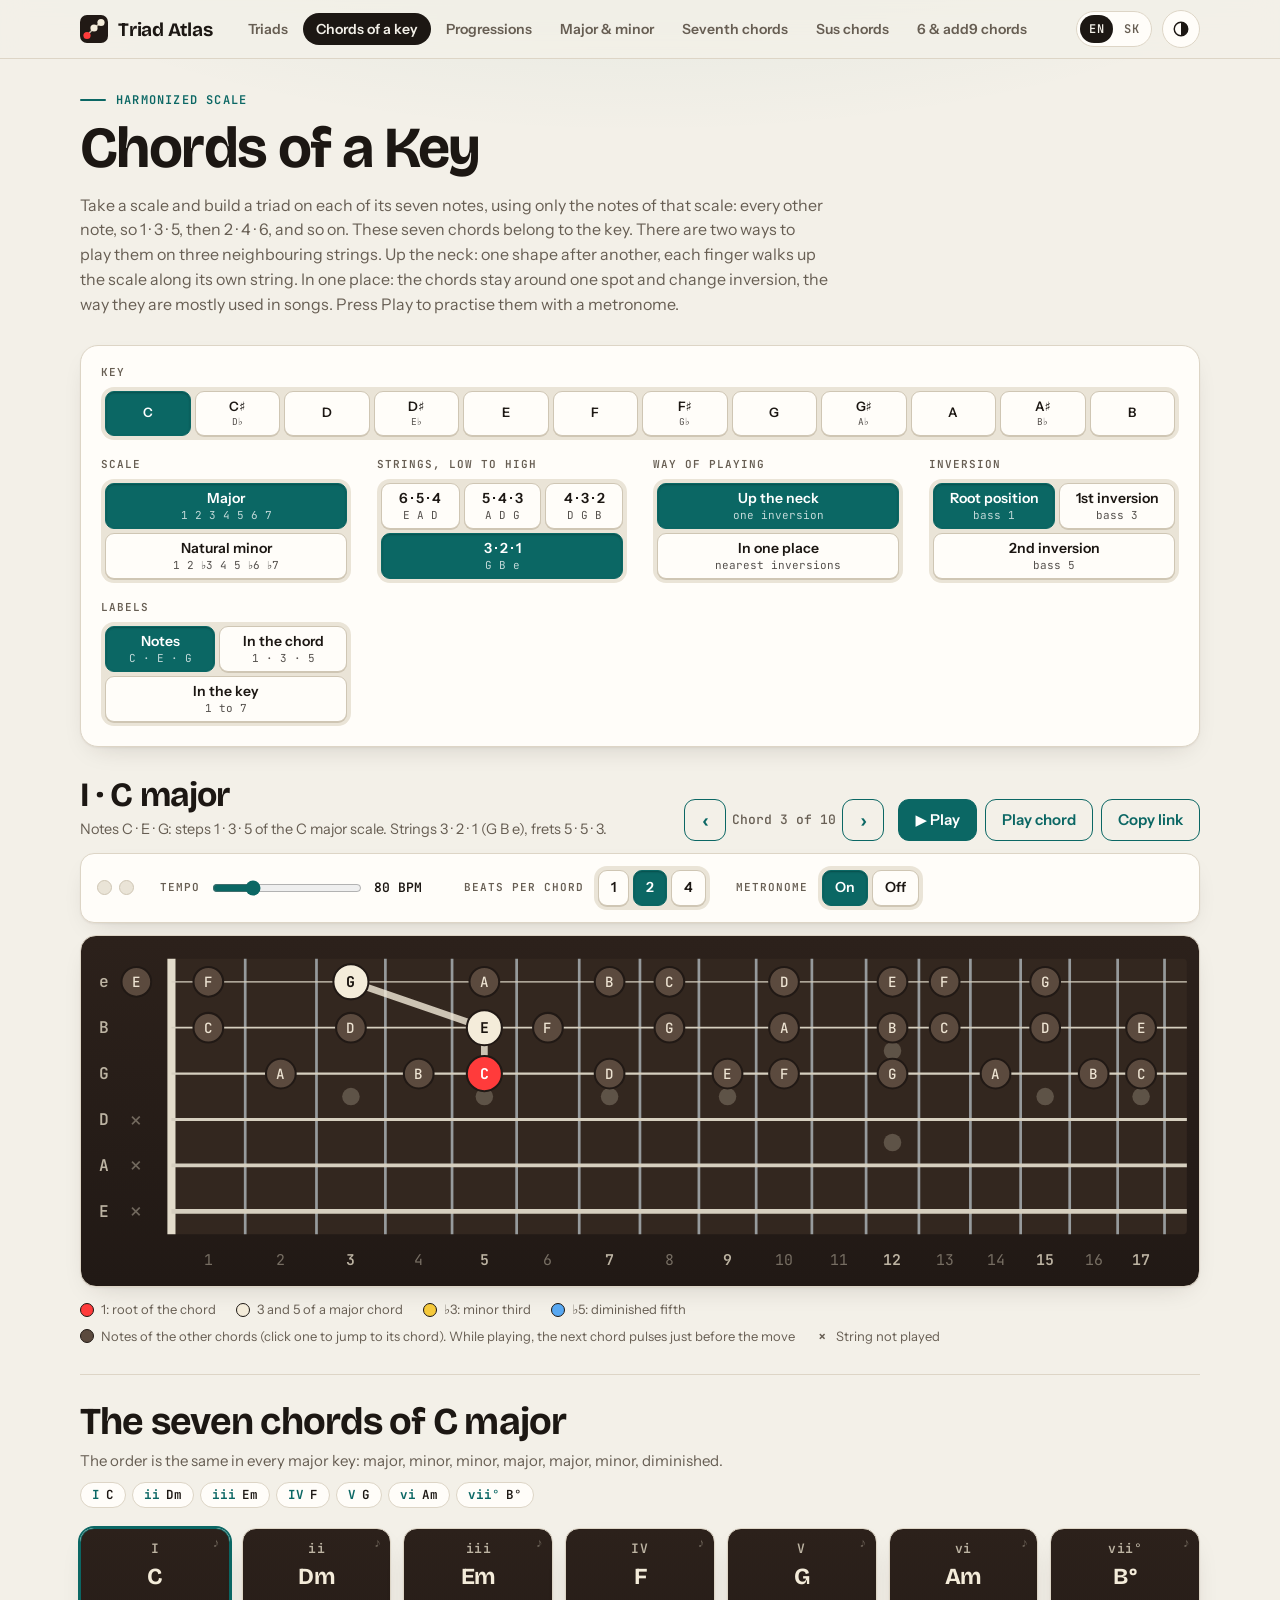
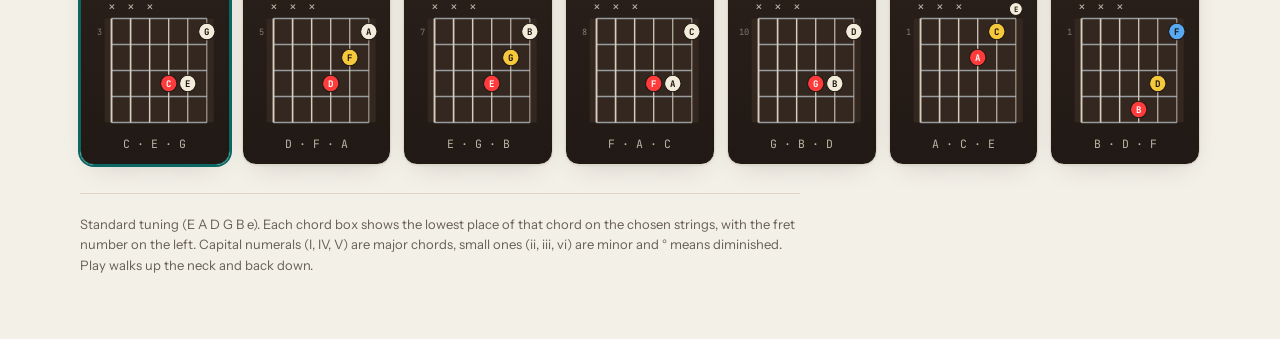
<file: harmonized-scale.html>
<!doctype html>
<html lang="en">
<head>
<meta charset="utf-8">
<meta name="viewport" content="width=device-width,initial-scale=1,viewport-fit=cover">
<title>Chords of a Key · Triad Atlas</title>
<meta name="description" content="The harmonized scale on guitar: the seven triads of a major or minor key on three strings, walking up the neck.">
<link rel="icon" href="data:image/svg+xml,%3Csvg xmlns='http://www.w3.org/2000/svg' viewBox='0 0 28 28'%3E%3Crect width='28' height='28' rx='7' fill='%23211915'/%3E%3Cpath d='M7 20.5 14 13l7-5.5' fill='none' stroke='%23BDB4A3' stroke-width='1.6'/%3E%3Ccircle cx='7' cy='20.5' r='3.6' fill='%23FF3B3B'/%3E%3Ccircle cx='14' cy='13' r='3.6' fill='%23F4ECDA'/%3E%3Ccircle cx='21' cy='7.5' r='3.6' fill='%23F4ECDA'/%3E%3C/svg%3E">
<link rel="preconnect" href="https://fonts.googleapis.com">
<link rel="preconnect" href="https://fonts.gstatic.com" crossorigin>
<link href="https://fonts.googleapis.com/css2?family=Bricolage+Grotesque:opsz,wght@12..96,600;12..96,700&family=Instrument+Sans:wght@400;500;600&family=JetBrains+Mono:wght@400;600&display=swap" rel="stylesheet">
<!-- site.css = the shared look (colours, fonts, buttons, chord boxes). lang-sk.js = all Slovak texts. site.js = the top menu, the EN/SK switch and the light/dark button. -->
<link rel="stylesheet" href="site.css">
<script src="lang-sk.js"></script>
<script src="site.js"></script>
<style>
/* Only this page: the long fretboard and the row of seven chord boxes. Everything shared is in site.css. */
.roots{display:grid; grid-template-columns:repeat(12,minmax(0,1fr)); gap:4px; padding:4px; background:var(--chip); border-radius:13px}
.roots .chip{padding:7px 2px; font-size:13px}
.roots .chip small{font-size:9.5px; letter-spacing:-.02em}
.stage{display:grid; gap:12px}
.stage-head{display:flex; flex-wrap:wrap; align-items:flex-end; justify-content:space-between; gap:10px 16px}
.stage-head > div{min-width:0}
.stage-head h2{font:700 clamp(24px,3.6vw,34px)/1.15 var(--font-display); letter-spacing:-.02em}
.now{margin:4px 0 0; color:var(--muted); font-size:14.5px; max-width:70ch}
.play{display:flex; flex-wrap:wrap; align-items:center; gap:8px}
.step{display:flex; align-items:center; gap:6px; margin-right:6px}
#shape-count{font:500 13px/1.2 var(--font-mono); color:var(--muted); min-width:104px; text-align:center}
.btn.sq{min-width:42px; padding:8px 0; font-size:20px; line-height:1}
.board{background:linear-gradient(180deg, var(--board-hi), var(--board)); border:1px solid var(--line); border-radius:16px; overflow-x:auto; padding:8px 4px; box-shadow:var(--shadow)}
.sw.scl{background:var(--scale); border-color:var(--board)}
/* fretboard svg */
.fb{display:block; width:100%; min-width:800px; height:auto}
.fb-wood{fill:var(--wood)}
.fb-wire{stroke:var(--wire); stroke-width:2; opacity:.85}
.fb-nut{stroke:var(--nut); stroke-width:6}
.fb-string{stroke:var(--string)}
.fb-inlay{fill:var(--pearl); opacity:.28}
.fb-name{fill:var(--board-ink); font:600 12px var(--font-mono); text-anchor:middle}
.fb-num{fill:var(--board-ink); font:400 11px var(--font-mono); text-anchor:middle; opacity:.55}
.fb-num.mark{opacity:1; font-weight:600}
.fb-x{fill:var(--board-ink); font:400 17px var(--font-mono); text-anchor:middle; opacity:.5}
.fb-link{fill:none; stroke:var(--tri); stroke-linecap:round; stroke-linejoin:round; stroke-width:5; opacity:.8}
.hs-scl{fill:var(--scale); stroke:var(--board); stroke-width:1.5}
.hs-scl-txt{fill:var(--scale-ink); font:500 10.5px var(--font-mono); text-anchor:middle; pointer-events:none}
.hs-dot{stroke:var(--board); stroke-width:1.5}
.hs-txt{fill:var(--on-dot); font:700 11px var(--font-mono); text-anchor:middle; pointer-events:none}
.hs-txt.root{fill:var(--on-root)}
.ghost{cursor:pointer}
/* the three dots of the chord slide along their strings from the previous chord. Change .55s to make it slower or faster. */
@keyframes hs-slide{0%{transform:translate(var(--dx,0px),0)} 100%{transform:none}}
@keyframes hs-fade{0%,45%{opacity:0}}
@media (prefers-reduced-motion: no-preference){
  .hs-mv{animation:hs-slide .55s cubic-bezier(.3,1.2,.5,1) both}
  .fb-link.hs-in{animation:hs-fade .55s ease-out both}
}
/* the next chord pulses just before the move (while playing). Change .42s to make the pulse slower or faster. */
.ghost circle{transform-box:fill-box; transform-origin:center}
@keyframes hs-pulse{0%{transform:scale(1)} 100%{transform:scale(1.28); fill:var(--muted)}}
.ghost.cue circle{fill:var(--muted)}
@media (prefers-reduced-motion: no-preference){
  .ghost.cue circle{animation:hs-pulse .42s ease-in-out infinite alternate}
}
/* the play bar: beat lights, tempo, beats per chord, metronome */
.transport{display:flex; flex-wrap:wrap; align-items:center; gap:12px 26px; background:var(--surface); border:1px solid var(--line); border-radius:14px; padding:12px 16px; box-shadow:var(--shadow)}
.transport .lab{margin:0}
.t-grp{display:flex; align-items:center; gap:10px; min-width:0}
.t-grp .seg{flex-wrap:nowrap}
.t-grp .chip{min-height:36px; padding:4px 12px}
.beats{display:flex; gap:7px}
.beats i{width:15px; height:15px; border-radius:50%; background:var(--chip); border:1px solid var(--btn-line)}
.beats i.on{background:var(--accent); border-color:var(--accent)}
.beats i.on:first-child{background:var(--root); border-color:var(--root)}
#bpm{width:150px; accent-color:var(--accent)}
#bpm-val{font:600 13px/1.2 var(--font-mono); min-width:64px}
.btn.main{background:var(--accent); color:var(--accent-ink)}
/* the seven chord boxes */
.cards.seven{grid-template-columns:repeat(7,minmax(0,1fr)); max-width:none}
.card[aria-pressed="true"]{border-color:var(--accent); box-shadow:0 0 0 2px var(--accent), var(--shadow)}
.roman{color:var(--board-ink); font:600 13px/1.2 var(--font-mono); letter-spacing:.04em}
.pattern{display:flex; flex-wrap:wrap; gap:6px; margin:10px 0 0; padding:0; list-style:none}
.pattern li{border:1px solid var(--line); background:var(--surface); border-radius:999px; padding:4px 11px; font:600 12.5px/1.3 var(--font-mono)}
.pattern li b{color:var(--accent); margin-right:6px}
@media (max-width:900px){ .cards.seven{grid-template-columns:repeat(4,minmax(0,1fr))} }
@media (max-width:640px){
  .roots{grid-template-columns:repeat(6,minmax(0,1fr))}
  .roots .chip small{font-size:10px}
  .play{width:100%}
  .play .btn:not(.sq){flex:1 1 auto}
  #bpm{width:120px}
}
@media (max-width:420px){ .cards.seven{grid-template-columns:repeat(3,minmax(0,1fr))} }
</style>
</head>
<body>

<main class="sheet">
  <header class="hero">
    <p class="eyebrow">Harmonized scale</p>
    <h1>Chords of a Key</h1>
    <p class="intro">Take a scale and build a triad on each of its seven notes, using only the notes of that scale: every other note, so 1 · 3 · 5, then 2 · 4 · 6, and so on. These seven chords belong to the key. There are two ways to play them on three neighbouring strings. Up the neck: one shape after another, each finger walks up the scale along its own string. In one place: the chords stay around one spot and change inversion, the way they are mostly used in songs. Press Play to practise them with a metronome.</p>
  </header>

  <div class="panel">
  <section class="controls" aria-label="Key settings">
    <div class="grp wide"><h2 class="lab">Key</h2><div class="roots" id="roots" role="group" aria-label="Key"></div></div>
    <div class="grp"><h2 class="lab">Scale</h2><div class="seg" id="scales" role="group" aria-label="Scale"></div></div>
    <div class="grp"><h2 class="lab">Strings, low to high</h2><div class="seg" id="sets" role="group" aria-label="String set"></div></div>
    <div class="grp"><h2 class="lab">Way of playing</h2><div class="seg" id="paths" role="group" aria-label="Way of playing"></div></div>
    <div class="grp"><h2 class="lab" id="inv-lab">Inversion</h2><div class="seg" id="invs" role="group" aria-label="Inversion"></div></div>
    <div class="grp" id="place-grp"><h2 class="lab">Place on the neck <em>(frets of the first chord)</em></h2><div class="seg" id="places" role="group" aria-label="Place on the neck"></div></div>
    <div class="grp"><h2 class="lab">Labels</h2><div class="seg" id="labels" role="group" aria-label="Dot labels"></div></div>
  </section>
  </div>

  <section class="stage" aria-label="Fretboard">
    <div class="stage-head">
      <div>
        <h2 id="title"></h2>
        <p class="now" id="now" aria-live="polite"></p>
      </div>
      <div class="play">
        <div class="step" role="group" aria-label="Choose chord">
          <button type="button" class="btn sq" data-act="step" data-v="-1" aria-label="Previous chord">‹</button>
          <span id="shape-count" aria-live="polite"></span>
          <button type="button" class="btn sq" data-act="step" data-v="1" aria-label="Next chord">›</button>
        </div>
        <button type="button" class="btn main" id="play-all">▶ Play</button>
        <button type="button" class="btn" id="play-chord">Play chord</button>
        <button type="button" class="btn" id="copy-link">Copy link</button>
      </div>
    </div>
    <div class="transport" role="group" aria-label="Tempo and metronome">
      <div class="t-grp"><div class="beats" id="beats" aria-hidden="true"></div></div>
      <div class="t-grp"><label class="lab" for="bpm">Tempo</label><input type="range" id="bpm" step="1"><span id="bpm-val"></span></div>
      <div class="t-grp"><span class="lab">Beats per chord</span><div class="seg" id="beatsSeg" role="group" aria-label="Beats per chord"></div></div>
      <div class="t-grp"><span class="lab">Metronome</span><div class="seg" id="clickSeg" role="group" aria-label="Metronome"></div></div>
    </div>
    <div class="board" id="boardWrap"></div>
    <ul class="legend">
      <li><span class="sw root"></span>1: root of the chord</li>
      <li><span class="sw tri"></span>3 and 5 of a major chord</li>
      <li><span class="sw c3"></span>♭3: minor third</li>
      <li><span class="sw c5"></span>♭5: diminished fifth</li>
      <li><span class="sw scl"></span>Notes of the other chords (click one to jump to its chord). While playing, the next chord pulses just before the move</li>
      <li><span class="xmark">×</span>String not played</li>
    </ul>
  </section>

  <section class="part" aria-labelledby="part-seven">
    <div class="part-head">
      <h2 id="part-seven"></h2>
      <p id="seven-note"></p>
      <ul class="pattern" id="pattern"></ul>
    </div>
    <div class="cards seven" id="cards"></div>
  </section>

  <p class="foot" id="foot"></p>
</main>

<script>
// ---- Settings you can change ------------------------------------------------
const TUNING = [40, 45, 50, 55, 59, 64];      // open strings as MIDI numbers, low E to high e (standard tuning)
const STRING_NAMES = ['E', 'A', 'D', 'G', 'B', 'e'];
const MAX_FRET = 17;                           // highest fret drawn and used
const FRET_EVENNESS = 0.5;                     // fret spacing: 0 = like a real guitar (frets get closer towards the high end), 1 = all frets equal
const STRING_SETS = [[0, 1, 2], [1, 2, 3], [2, 3, 4], [3, 4, 5]];   // 0 = low E string
const START_SET = 3;                           // string set shown when the page opens (3 = strings 3 · 2 · 1)
const START_PATH = 'neck';                     // way of playing when the page opens: 'neck' = up the neck, 'place' = in one place
// Playing
const START_BPM = 80;                          // tempo when the page opens (beats per minute)
const BPM_RANGE = [40, 200];                   // slowest and fastest tempo of the slider
const BEAT_CHOICES = [1, 2, 4];                // "Beats per chord" buttons
const START_BEATS = 2;
const COUNT_IN = true;                         // with the metronome on, a few clicks before the first chord
const CUE_NEXT = true;                         // while playing, the next chord pulses on the last beat before the move
const BOX_ROWS = 4;                            // how many frets each small chord box shows
// Scales: semis = semitones above the key note, deg = the scale steps as numbers,
// roots = how the twelve keys are written (flats or sharps).
const SCALES = {
  major: { chip: 'Major',         name: 'major', semis: [0,2,4,5,7,9,11], deg: ['1','2','3','4','5','6','7'],
           roots: ['C', 'Db', 'D', 'Eb', 'E', 'F', 'F#', 'G', 'Ab', 'A', 'Bb', 'B'] },
  minor: { chip: 'Natural minor', name: 'minor', semis: [0,2,3,5,7,8,10], deg: ['1','2','♭3','4','5','♭6','♭7'],
           roots: ['C', 'C#', 'D', 'Eb', 'E', 'F', 'F#', 'G', 'G#', 'A', 'Bb', 'B'] }
};
// -----------------------------------------------------------------------------

// Chord types found in these scales. suffix = what follows the root in the short name (Dm, B°),
// fill = dot colours of root, third, fifth (root red, ♭3 yellow, ♭5 blue: the same colours as on the other pages).
const QUALITIES = {
  maj: { name: 'Major',      suffix: '',  deg: ['1', '3',  '5'],  fill: ['root', 'tri', 'tri'] },
  min: { name: 'Minor',      suffix: 'm', deg: ['1', '♭3', '5'],  fill: ['root', 'c3',  'tri'] },
  dim: { name: 'Diminished', suffix: '°', deg: ['1', '♭3', '♭5'], fill: ['root', 'c3',  'c5'] }
};
const LETTERS = ['C', 'D', 'E', 'F', 'G', 'A', 'B'];
const NAT_PC = [0, 2, 4, 5, 7, 9, 11];
const ROMAN = ['I', 'II', 'III', 'IV', 'V', 'VI', 'VII'];
const INV_NAMES = ['Root position', '1st inversion', '2nd inversion'];
const ROOT_LABELS = ['C', 'C♯|D♭', 'D', 'D♯|E♭', 'E', 'F', 'F♯|G♭', 'G', 'G♯|A♭', 'A', 'A♯|B♭', 'B'];
const $ = id => document.getElementById(id);
const mod = (n, m) => ((n % m) + m) % m;
const pretty = n => n[0] + n.slice(1).replace(/#/g, '♯').replace(/b/g, '♭');
const setLabel = si => STRING_SETS[si].map(s => 6 - s).join(' · ');
const setNotes = si => STRING_SETS[si].map(s => STRING_NAMES[s]).join(' ');
const setCode = si => STRING_SETS[si].map(s => 6 - s).join('');          // string set as written in the link: 321, 432 ...

function nameToPc(n) {
  const acc = n.slice(1);
  return (NAT_PC[LETTERS.indexOf(n[0])] + (acc === '#' ? 1 : acc === 'b' ? -1 : 0) + 12) % 12;
}

// The key: its seven notes (each on its own letter: C D E F G A B) and the triad built on every one of them.
function keyInfo() {
  const sc = SCALES[state.scale], keyName = sc.roots[state.root], rootPc = nameToPc(keyName), rl = LETTERS.indexOf(keyName[0]);
  const notes = sc.semis.map((semi, i) => {
    const li = (rl + i) % 7, pc = (rootPc + semi) % 12, d = mod(pc - NAT_PC[li] + 6, 12) - 6;
    return { pc, name: LETTERS[li] + (d > 0 ? '#'.repeat(d) : 'b'.repeat(-d)), deg: sc.deg[i] };
  });
  const chords = notes.map((n, d) => {
    const steps = [d, (d + 2) % 7, (d + 4) % 7];                       // which scale notes: every other one
    const third = mod(notes[steps[1]].pc - n.pc, 12), fifth = mod(notes[steps[2]].pc - n.pc, 12);
    const qKey = fifth === 6 ? 'dim' : third === 3 ? 'min' : 'maj', q = QUALITIES[qKey];
    const numeral = (sc.deg[d].startsWith('♭') ? '♭' : '') + (qKey === 'maj' ? ROMAN[d] : ROMAN[d].toLowerCase()) + (qKey === 'dim' ? '°' : '');
    return { d, steps, qKey, q, numeral, short: pretty(n.name) + q.suffix, full: `${pretty(n.name)} ${T(q.name).toLowerCase()}` };
  });
  return { sc, keyName, notes, chords };
}

// Every shape of one chord on the chosen strings in the given inversions, from the nut upward.
// Each shape: d = which chord (0 = built on the 1st note), inv = inversion, frets and pitches low to high,
// tones = which chord note each string plays (0 = root, 1 = third, 2 = fifth).
function chordShapes(key, ch, invs) {
  const strs = STRING_SETS[state.set], out = [];
  invs.forEach(inv => {
    const tones = [0, 1, 2].map(k => (k + inv) % 3), need = tones.map(t => key.notes[ch.steps[t]].pc);
    for (let f0 = 0; f0 <= MAX_FRET; f0++) {
      if ((TUNING[strs[0]] + f0) % 12 !== need[0]) continue;
      const frets = [f0], pitches = [TUNING[strs[0]] + f0];
      for (let j = 1; j < 3; j++) {                                    // the next note is the nearest one above
        const p = pitches[j - 1] + mod(need[j] - pitches[j - 1] - 1, 12) + 1;
        pitches.push(p); frets.push(p - TUNING[strs[j]]);
      }
      if (frets.every(f => f >= 0 && f <= MAX_FRET)) out.push({ d: ch.d, inv, strs, frets, pitches, tones });
    }
  });
  return out.sort((a, b) => a.pitches[0] - b.pitches[0]);
}
// How far the fingers travel between two shapes: frets moved, added up over the three strings.
const travel = (a, b) => a.frets.reduce((sum, f, j) => sum + Math.abs(f - b.frets[j]), 0);

// Up the neck: every chord of the key in the chosen inversion, from the nut upward.
function neckShapes(key) {
  return key.chords.flatMap(ch => chordShapes(key, ch, [state.inv])).sort((a, b) => a.pitches[0] - b.pitches[0]);
}
// In one place: the first chord (I) sits where you chose, in the chosen inversion. Every other chord takes
// the inversion that lies nearest to it, so all seven chords stay around one spot. Returns them in order I to VII.
function placeShapes(key) {
  const firsts = chordShapes(key, key.chords[0], [state.inv]);
  let pos = state.place;
  if (pos < 0 || pos >= firsts.length) pos = Math.max(0, firsts.findIndex(s => s.frets.every(f => f >= 1)));   // automatic: lowest without open strings
  const start = firsts[pos];
  const shapes = !start ? [] : key.chords.map(ch => ch.d === 0 ? start
    : chordShapes(key, ch, [0, 1, 2]).reduce((best, sh) => (!best || travel(sh, start) < travel(best, start)) ? sh : best, null));
  return { firsts, pos, shapes };
}

// ---- State and link ---------------------------------------------------------
// chord = which chord of the key (0 to 6), high = 0 for its lowest shape on the neck, 1 for the next one up
// path = 'neck' or 'place', place = which shape of the first chord the one-place way starts from (-1 = automatic)
const state = { root: 0, scale: 'major', set: START_SET, inv: 0, labels: 'notes', chord: 0, high: 0,
  path: START_PATH, place: -1, bpm: START_BPM, beats: START_BEATS, click: 1 };
const LINK_ROOTS = ['C', 'Db', 'D', 'Eb', 'E', 'F', 'Gb', 'G', 'Ab', 'A', 'Bb', 'B'];
const LABEL_MODES = ['notes', 'chord', 'key'];
// Link with settings: the choices are written into the address (for example ?key=G&scale=minor&strings=432&chord=4),
// so a bookmarked or shared link opens the page exactly as it was. Link.get and Link.set are in site.js.
function loadLink() {
  const get = window.Link ? window.Link.get : () => null;
  const key = get('key'), scale = get('scale'), strings = get('strings'), labels = get('labels');
  const num = k => { const v = get(k); return v !== null && /^\d+$/.test(v) ? +v : null; };
  if (key && /^[A-G](#|b)?$/.test(key)) state.root = nameToPc(key);
  if (scale && Object.prototype.hasOwnProperty.call(SCALES, scale)) state.scale = scale;
  const set = STRING_SETS.findIndex((_, i) => setCode(i) === strings);
  if (set >= 0) state.set = set;
  const inv = num('inv'), chord = num('chord'), high = num('high');
  if (inv !== null && inv <= 2) state.inv = inv;
  if (chord !== null && chord >= 1 && chord <= 7) state.chord = chord - 1;
  if (high !== null) state.high = high;
  if (LABEL_MODES.includes(labels)) state.labels = labels;
  const path = get('path'), place = num('place'), bpm = num('bpm'), beats = num('beats'), click = num('click');
  if (path === 'neck' || path === 'place') state.path = path;
  if (place !== null && place >= 1) state.place = place - 1;
  if (bpm !== null) state.bpm = Math.min(BPM_RANGE[1], Math.max(BPM_RANGE[0], bpm));
  if (BEAT_CHOICES.includes(beats)) state.beats = beats;
  if (click === 0 || click === 1) state.click = click;
}
function saveLink() {
  if (!window.Link) return;
  window.Link.set({ key: LINK_ROOTS[state.root], scale: state.scale, strings: setCode(state.set), inv: state.inv,
    chord: state.chord + 1, high: state.high, labels: state.labels,
    path: state.path, place: state.place < 0 ? 'auto' : state.place + 1, bpm: state.bpm, beats: state.beats, click: state.click });
}
loadLink();

// shapes = the chords you step through (up the neck: from the nut upward, in one place: I to VII), sel = the one shown
function current() {
  const key = keyInfo();
  if (state.path === 'place') {
    const pl = placeShapes(key);
    return { key, shapes: pl.shapes, sel: pl.shapes[state.chord] || null, firsts: pl.firsts, pos: pl.pos };
  }
  const shapes = neckShapes(key), mine = shapes.filter(s => s.d === state.chord);
  if (state.high >= mine.length) state.high = 0;
  return { key, shapes, sel: mine[state.high] || null };
}
function select(shape, shapes) {
  state.chord = shape.d;
  state.high = state.path === 'place' ? 0 : shapes.filter(s => s.d === shape.d).indexOf(shape);
}

// ---- Drawing --------------------------------------------------------------
const NUT_X = 64, OPEN_X = 38, TOP = 28, GAP = 34, VB_H = 248, R = 13;
const K_FRET = 1 - Math.pow(2, -1 / 12), K_NECK = 1 - Math.pow(2, -MAX_FRET / 12);
const NECK_W = 66 / K_FRET * K_NECK;           // 66 = width of the first fret
const VB_W = Math.ceil(NUT_X + NECK_W) + 22;
// x position of fret n: a blend of real guitar spacing and equal spacing
const fx = n => NUT_X + NECK_W * ((1 - FRET_EVENNESS) * (1 - Math.pow(2, -n / 12)) / K_NECK + FRET_EVENNESS * n / MAX_FRET);
const cx = n => n === 0 ? OPEN_X : (fx(n - 1) + fx(n)) / 2;
const sy = s => TOP + (5 - s) * GAP;
const STRING_W = [3.4, 2.8, 2.2, 1.7, 1.3, 1.0];

function boardFrame(usedStrings) {
  const bottom = TOP + 5 * GAP;
  let s = `<svg class="fb" viewBox="0 0 ${VB_W} ${VB_H}" role="img">`;
  s += `<rect class="fb-wood" x="${NUT_X}" y="${TOP - 17}" width="${VB_W - NUT_X - 6}" height="${5 * GAP + 34}" rx="3"/>`;
  [3, 5, 7, 9, 15, 17].filter(n => n <= MAX_FRET).forEach(n => {
    s += `<circle class="fb-inlay" cx="${cx(n)}" cy="${TOP + 2.5 * GAP}" r="6.5"/>`;
  });
  if (MAX_FRET >= 12) {
    s += `<circle class="fb-inlay" cx="${cx(12)}" cy="${TOP + 1.5 * GAP}" r="6.5"/>`;
    s += `<circle class="fb-inlay" cx="${cx(12)}" cy="${TOP + 3.5 * GAP}" r="6.5"/>`;
  }
  for (let n = 1; n <= MAX_FRET; n++) s += `<line class="fb-wire" x1="${fx(n)}" x2="${fx(n)}" y1="${TOP - 17}" y2="${bottom + 17}"/>`;
  s += `<line class="fb-nut" x1="${NUT_X}" x2="${NUT_X}" y1="${TOP - 17}" y2="${bottom + 17}"/>`;
  for (let k = 0; k < 6; k++) {
    s += `<line class="fb-string" x1="${NUT_X}" x2="${VB_W - 6}" y1="${sy(k)}" y2="${sy(k)}" style="stroke-width:${STRING_W[k]}"/>`;
    s += `<text class="fb-name" x="14" y="${sy(k)}" dy=".35em">${STRING_NAMES[k]}</text>`;
    if (!usedStrings.includes(k)) s += `<text class="fb-x" x="${OPEN_X}" y="${sy(k)}" dy=".35em">×</text>`;
  }
  const marks = [3, 5, 7, 9, 12, 15, 17];
  for (let n = 1; n <= MAX_FRET; n++) s += `<text class="fb-num${marks.includes(n) ? ' mark' : ''}" x="${cx(n)}" y="${VB_H - 10}">${n}</text>`;
  return s;
}

// the text inside a dot of the selected chord: note name, its number in the chord, or its number in the key
function dotLabel(key, ch, t) {
  const n = key.notes[ch.steps[t]];
  return state.labels === 'notes' ? pretty(n.name) : state.labels === 'chord' ? ch.q.deg[t] : n.deg;
}

// slideFrom = the frets of the chord shown before (one per string), or null for no animation
function boardSVG(c, slideFrom) {
  const { key, shapes, sel } = c, strs = STRING_SETS[state.set];
  let s = boardFrame(strs);
  // the notes of the other chords: a click jumps to the chord (data-sh lists every chord shape that uses the dot)
  const taken = new Set(sel ? sel.frets.map((f, j) => j + ':' + f) : []), ghosts = new Map();
  shapes.forEach((sh, i) => {
    if (sh === sel) return;
    const ch = key.chords[sh.d];
    sh.frets.forEach((f, j) => {
      const k = j + ':' + f;
      if (taken.has(k)) return;
      if (!ghosts.has(k)) ghosts.set(k, { f, j, n: key.notes[ch.steps[sh.tones[j]]], of: [] });
      ghosts.get(k).of.push(i);
    });
  });
  ghosts.forEach(g => {
    const x = cx(g.f), y = sy(strs[g.j]);
    s += `<g class="ghost" data-act="shape" data-v="${g.of[0]}" data-sh=" ${g.of.join(' ')} "><circle class="hs-scl" cx="${x}" cy="${y}" r="${R - 2}"/>`;
    if (state.labels !== 'chord') s += `<text class="hs-scl-txt" x="${x}" y="${y}" dy=".35em">${state.labels === 'notes' ? pretty(g.n.name) : g.n.deg}</text>`;
    s += '</g>';
  });
  if (sel) {
    const ch = key.chords[sel.d];
    s += `<polyline class="fb-link${slideFrom ? ' hs-in' : ''}" points="${sel.frets.map((f, j) => `${cx(f)},${sy(strs[j])}`).join(' ')}"/>`;
    sel.frets.forEach((f, j) => {
      const t = sel.tones[j], x = cx(f), y = sy(strs[j]);
      s += slideFrom ? `<g class="hs-mv" style="--dx:${(cx(slideFrom[j]) - x).toFixed(1)}px">` : '<g>';
      s += `<circle class="hs-dot f-${ch.q.fill[t]}" cx="${x}" cy="${y}" r="${R}"/>`;
      s += `<text class="hs-txt${t === 0 ? ' root' : ''}" x="${x}" y="${y}" dy=".35em">${dotLabel(key, ch, t)}</text></g>`;
    });
  }
  return s + '</svg>';
}

// Small chord box (the same look as on the other pages). The number on the left is the fret of the first row.
const SG = 22, FH = 30, LEFT = 26, TOPY = 26, BR = 9.5;
const BOX_W = LEFT + 5 * SG + 16;
const xs = s => LEFT + s * SG;
// group = the shapes that share the box's frets (in one place: all seven, so every box shows the same piece of the neck)
function boxSVG(key, sh, group) {
  const ch = key.chords[sh.d], all = group.flatMap(g => g.frets), fretted = all.filter(f => f > 0);
  const lo = fretted.length ? Math.min(...fretted) : 1, hi = Math.max(lo + BOX_ROWS - 1, ...all);
  const rows = hi - lo + 1, H = TOPY + rows * FH + 8;
  const fy = f => f === 0 ? TOPY - 11 : TOPY + (f - lo + 0.5) * FH;      // an open string sits above the box
  let s = `<svg class="cb" viewBox="0 0 ${BOX_W} ${H}" aria-hidden="true">`;
  s += `<rect class="cb-wood" x="${LEFT - 8}" y="${TOPY}" width="${5 * SG + 16}" height="${rows * FH}" rx="2"/>`;
  for (let r = 0; r <= rows; r++) s += `<line class="cb-wire" x1="${LEFT}" x2="${xs(5)}" y1="${TOPY + r * FH}" y2="${TOPY + r * FH}"/>`;
  for (let k = 0; k < 6; k++) {
    s += `<line class="cb-string" x1="${xs(k)}" x2="${xs(k)}" y1="${TOPY}" y2="${TOPY + rows * FH}" style="stroke-width:${(2.2 - k * 0.25).toFixed(2)}"/>`;
    if (!sh.strs.includes(k)) s += `<text class="cb-x" x="${xs(k)}" y="${TOPY - 9}">×</text>`;
  }
  s += `<text class="cb-fret" x="${LEFT - 11}" y="${fy(lo)}" dy=".35em">${lo}</text>`;
  sh.frets.forEach((f, j) => {
    const t = sh.tones[j], x = xs(sh.strs[j]), r = f === 0 ? BR - 2 : BR;
    s += `<circle class="cb-dot f-${ch.q.fill[t]}" cx="${x}" cy="${fy(f)}" r="${r}"/>`;
    s += `<text class="cb-txt${t === 0 ? ' root' : ''}" x="${x}" y="${fy(f)}" dy=".35em"${f === 0 ? ' style="font-size:8.5px"' : ''}>${dotLabel(key, ch, t)}</text>`;
  });
  return s + '</svg>';
}

// label and sub are translated by T() when lang-sk.js knows them
const chip = (act, v, label, sub) =>
  `<button type="button" class="chip" data-act="${act}" data-v="${v}" aria-pressed="false">${T(label)}${sub ? `<small>${T(sub)}</small>` : ''}</button>`;

function render(slideFrom) {
  const c = current(), { key, shapes, sel } = c;
  const place = state.path === 'place';
  $('place-grp').hidden = !place;
  $('inv-lab').textContent = place ? T('Inversion of the first chord') : T('Inversion');
  if (place) $('places').innerHTML = c.firsts.map((sh, i) => chip('place', i, sh.frets.join(' · '), '')).join('');
  const cur = { root: state.root, scale: state.scale, set: state.set, inv: state.inv, labels: state.labels,
    path: state.path, place: place ? c.pos : -1, beats: state.beats, click: state.click };
  $('bpm').value = state.bpm;
  $('bpm-val').textContent = T('{n} BPM', { n: state.bpm });
  if ($('beats').children.length !== state.beats) $('beats').innerHTML = '<i></i>'.repeat(state.beats);
  document.querySelectorAll('.chip[data-act]').forEach(b => {
    b.setAttribute('aria-pressed', String(String(cur[b.dataset.act]) === b.dataset.v));
  });
  const keyTitle = T('{root} {name}', { root: pretty(key.keyName), name: T('key:' + key.sc.name).replace('key:', '') });
  const ch = key.chords[state.chord];
  const spelled = ch.steps.map(i => pretty(key.notes[i].name)).join(' · ');

  // fretboard
  $('title').textContent = `${ch.numeral} · ${ch.full}` + (place && sel ? ` · ${T(INV_NAMES[sel.inv]).toLowerCase()}` : '');
  $('now').textContent = T('Notes {notes}: steps {steps} of the {key} scale.', { notes: spelled, steps: ch.steps.map(i => key.notes[i].deg).join(' · '), key: keyTitle })
    + ' ' + (sel ? T('Strings {set} ({strings}), frets {frets}.', { set: setLabel(state.set), strings: setNotes(state.set), frets: sel.frets.join(' · ') })
                 : T('This chord does not fit on these strings within the first {n} frets.', { n: MAX_FRET }));
  const idx = shapes.indexOf(sel);
  $('shape-count').textContent = shapes.length ? T('Chord {i} of {n}', { i: idx + 1, n: shapes.length }) : '';
  $('play-chord').disabled = !sel;
  $('boardWrap').innerHTML = boardSVG(c, slideFrom || null);
  $('boardWrap').querySelector('svg').setAttribute('aria-label',
    T('The chords of {key} on strings {set}, selected: {chord}', { key: keyTitle, set: setLabel(state.set), chord: ch.full }) + (sel ? T(', frets {frets}', { frets: sel.frets.join(', ') }) : ''));

  // the seven chord boxes: the lowest shape of every chord
  $('part-seven').textContent = T('The seven chords of {key}', { key: keyTitle });
  $('seven-note').textContent = T(state.scale === 'major'
    ? 'The order is the same in every major key: major, minor, minor, major, major, minor, diminished.'
    : 'The order is the same in every minor key: minor, diminished, major, minor, minor, major, major.');
  $('pattern').innerHTML = key.chords.map(k => `<li><b>${k.numeral}</b>${k.short}</li>`).join('');
  $('cards').innerHTML = key.chords.map(k => {
    const sh = shapes.find(s => s.d === k.d);
    if (!sh) return '';
    const notes = k.steps.map(i => pretty(key.notes[i].name)).join(' · ') + (place ? `<br>${T(INV_NAMES[sh.inv])}` : '');
    return `<button type="button" class="card" data-act="chord" data-v="${k.d}" aria-pressed="${k.d === state.chord}" aria-label="${T('Show and play {numeral}, {chord}: {notes}', { numeral: k.numeral, chord: k.full, notes: notes.replace('<br>', ', ') })}">
      <span class="roman">${k.numeral}</span><span class="cname">${k.short}</span>${boxSVG(key, sh, place ? shapes : [sh])}<span class="how">${notes}</span></button>`;
  }).join('');
  $('foot').textContent = T(place ? 'Standard tuning (E A D G B e). Each chord box shows the chord in the inversion nearest to the first chord, with the fret number on the left.'
      : 'Standard tuning (E A D G B e). Each chord box shows the lowest place of that chord on the chosen strings, with the fret number on the left.')
    + ' ' + T('Capital numerals (I, IV, V) are major chords, small ones (ii, iii, vi) are minor and ° means diminished.')
    + ' ' + T(place ? 'Play goes round the seven chords, I to VII and back to I.' : 'Play walks up the neck and back down.')
    + (state.scale === 'minor' ? ' ' + T('In a minor key the 3rd, 6th and 7th notes are one fret lower than in the major key, so their numerals carry a ♭.') : '');
  return c;
}

function reveal(sel) {
  const wrap = $('boardWrap'), svg = wrap.querySelector('svg');
  if (!sel || !svg) return;
  const scale = svg.getBoundingClientRect().width / VB_W, xsel = sel.frets.map(cx);
  const mid = (Math.min(...xsel) + Math.max(...xsel)) / 2 * scale;
  const calm = window.matchMedia && window.matchMedia('(prefers-reduced-motion: reduce)').matches;
  wrap.scrollTo({ left: Math.max(0, mid - wrap.clientWidth / 2), behavior: calm ? 'auto' : 'smooth' });
}

// ---- Sound ---------------------------------------------------------------
// The tone itself (Sound.notes, Sound.tick) is in site.js, shared by every page.
const audio = () => window.Sound.ready();
// wait = seconds from now
function playShape(sh, dur, wait) { if (sh) window.Sound.notes(sh.pitches, { gap: 0.04, dur, wait }); }
// the metronome click; the first beat of a chord is higher and louder
const tick = (first, wait) => window.Sound.tick(first, wait);

// shows a chord: the dots slide there from the chord shown before
function goTo(shape, shapes, sound) {
  const before = current().sel;
  select(shape, shapes);
  render(before && before !== shape ? before.frets : null);
  reveal(shape);
  if (sound) playShape(shape);
}

// ---- Playing in tempo -------------------------------------------------------
// The order of the chords follows the key, scale, strings and way of playing you chose:
// up the neck = every shape from the nut upward and back down, in one place = I to VII, round and round.
// A small clock looks a little ahead every 25 ms and orders the clicks and chords for their exact time,
// so the beat stays steady. The tempo can be changed while it plays.
let run = null;
const clock = () => performance.now() / 1000;
function playOrder(n) {
  const up = [...Array(n).keys()];
  return state.path === 'place' || n < 3 ? up : up.concat(up.slice(1, -1).reverse());
}
function lightBeat(i) {
  [...$('beats').children].forEach((el, k) => el.classList.toggle('on', k === i));
}
// the dots of the chord that comes next start to pulse
function cueNext(i) {
  if (!CUE_NEXT) return;
  document.querySelectorAll('#boardWrap .ghost').forEach(g => g.classList.toggle('cue', g.dataset.sh.includes(' ' + i + ' ')));
}
function schedule(beat, t) {
  const wait = Math.max(0, t - clock()), inBar = mod(beat, state.beats), beatLen = 60 / state.bpm;
  const shapes = run.shapes, order = run.order;
  if (state.click) tick(inBar === 0, wait);
  const k = beat >= 0 ? Math.floor(beat / state.beats) % order.length : 0;
  if (beat >= 0 && inBar === 0) playShape(shapes[order[k]], Math.min(2.6, Math.max(0.7, state.beats * beatLen * 1.15)), wait);
  run.waits.push(setTimeout(() => {
    lightBeat(inBar);
    if (beat >= 0 && inBar === 0) goTo(shapes[order[k]], shapes, false);
    const lastBeat = inBar === state.beats - 1;
    if (lastBeat && state.beats > 1) cueNext(order[beat < 0 ? 0 : (k + 1) % order.length]);
  }, wait * 1000));
  if (state.beats === 1 && beat >= 0) run.waits.push(setTimeout(() => cueNext(order[(k + 1) % order.length]), (wait + beatLen / 2) * 1000));
}
function pump() {
  while (run && run.next < clock() + 0.12) {
    schedule(run.beat, run.next);
    run.next += 60 / state.bpm;
    run.beat++;
  }
}
function startRun() {
  const shapes = current().shapes;
  if (!shapes.length) return;
  audio();
  goTo(shapes[0], shapes, false);
  const lead = state.click && COUNT_IN ? -Math.max(state.beats, 2) : 0;       // count-in clicks
  run = { next: clock() + 0.08, beat: lead - mod(lead, state.beats), waits: [], shapes, order: playOrder(shapes.length) };
  run.timer = setInterval(pump, 25);
  $('play-all').textContent = '■ ' + T('Stop');
  pump();
}
function stopRun() {
  if (!run) return;
  clearInterval(run.timer);
  run.waits.forEach(clearTimeout);
  run = null;
  lightBeat(-1);
  cueNext(-1);
  $('play-all').textContent = '▶ ' + T('Play');
  saveLink();
}

// ---- Controls --------------------------------------------------------------
$('roots').innerHTML = ROOT_LABELS.map((l, i) => chip('root', i, l.replace('|', '<small>') + (l.includes('|') ? '</small>' : ''), '')).join('');
$('scales').innerHTML = Object.keys(SCALES).map(k => chip('scale', k, T('scale:' + SCALES[k].chip).replace('scale:', ''), SCALES[k].deg.join(' '))).join('');
$('sets').innerHTML = STRING_SETS.map((st, i) => chip('set', i, setLabel(i), setNotes(i))).join('');
$('invs').innerHTML = INV_NAMES.map((n, i) => chip('inv', i, n, ['bass 1', 'bass 3', 'bass 5'][i])).join('');
$('paths').innerHTML = chip('path', 'neck', 'Up the neck', 'one inversion') + chip('path', 'place', 'In one place', 'nearest inversions');
$('beatsSeg').innerHTML = BEAT_CHOICES.map(b => chip('beats', b, String(b), '')).join('');
$('clickSeg').innerHTML = chip('click', 1, 'On', '') + chip('click', 0, 'Off', '');
$('bpm').min = BPM_RANGE[0]; $('bpm').max = BPM_RANGE[1];
$('play-all').textContent = '▶ ' + T('Play');
$('labels').innerHTML = chip('labels', 'notes', 'Notes', 'C · E · G')
  + chip('labels', 'chord', 'In the chord', '1 · 3 · 5')
  + chip('labels', 'key', 'In the key', '1 to 7');

document.addEventListener('click', e => {
  const b = e.target.closest('[data-act]');
  if (!b || b.disabled) return;
  const a = b.dataset.act, v = b.dataset.v;
  if (a === 'click') { state.click = +v; render(); saveLink(); return; }     // the metronome can be switched while it plays
  stopRun();
  const before = current();
  if (a === 'step' || a === 'shape' || a === 'chord') {
    const shapes = before.shapes;
    let target = null;
    if (a === 'step' && shapes.length) target = shapes[mod(shapes.indexOf(before.sel) + (+v), shapes.length)];
    else if (a === 'shape') target = shapes[+v];
    else if (a === 'chord') target = (before.sel && before.sel.d === +v) ? before.sel : shapes.find(s => s.d === +v);
    if (target) { goTo(target, shapes, true); saveLink(); }
    return;
  }
  if (a === 'root') { state.root = +v; state.chord = 0; state.high = 0; }
  else if (a === 'scale') { state.scale = v; state.chord = 0; state.high = 0; }
  else if (a === 'set') { state.set = +v; state.high = 0; state.place = -1; }
  else if (a === 'inv') { state.inv = +v; state.high = 0; state.place = -1; }
  else if (a === 'path') { state.path = v; state.high = 0; }
  else if (a === 'place') { state.place = +v; }
  else if (a === 'beats') { state.beats = +v; }
  else if (a === 'labels') { state.labels = v; }
  render();
  saveLink();
  if (!['labels', 'beats'].includes(a)) reveal(current().sel);
});
$('play-chord').addEventListener('click', () => { stopRun(); playShape(current().sel); });
$('play-all').addEventListener('click', () => { if (run) stopRun(); else startRun(); });
$('copy-link').addEventListener('click', () => { saveLink(); window.Link.copy($('copy-link')); });
$('bpm').addEventListener('input', () => { state.bpm = +$('bpm').value; $('bpm-val').textContent = T('{n} BPM', { n: state.bpm }); });
$('bpm').addEventListener('change', saveLink);

render();
if (location.search) reveal(current().sel);      // opened from a link with settings: bring the selected chord into view
</script>

</body></html>
</file>
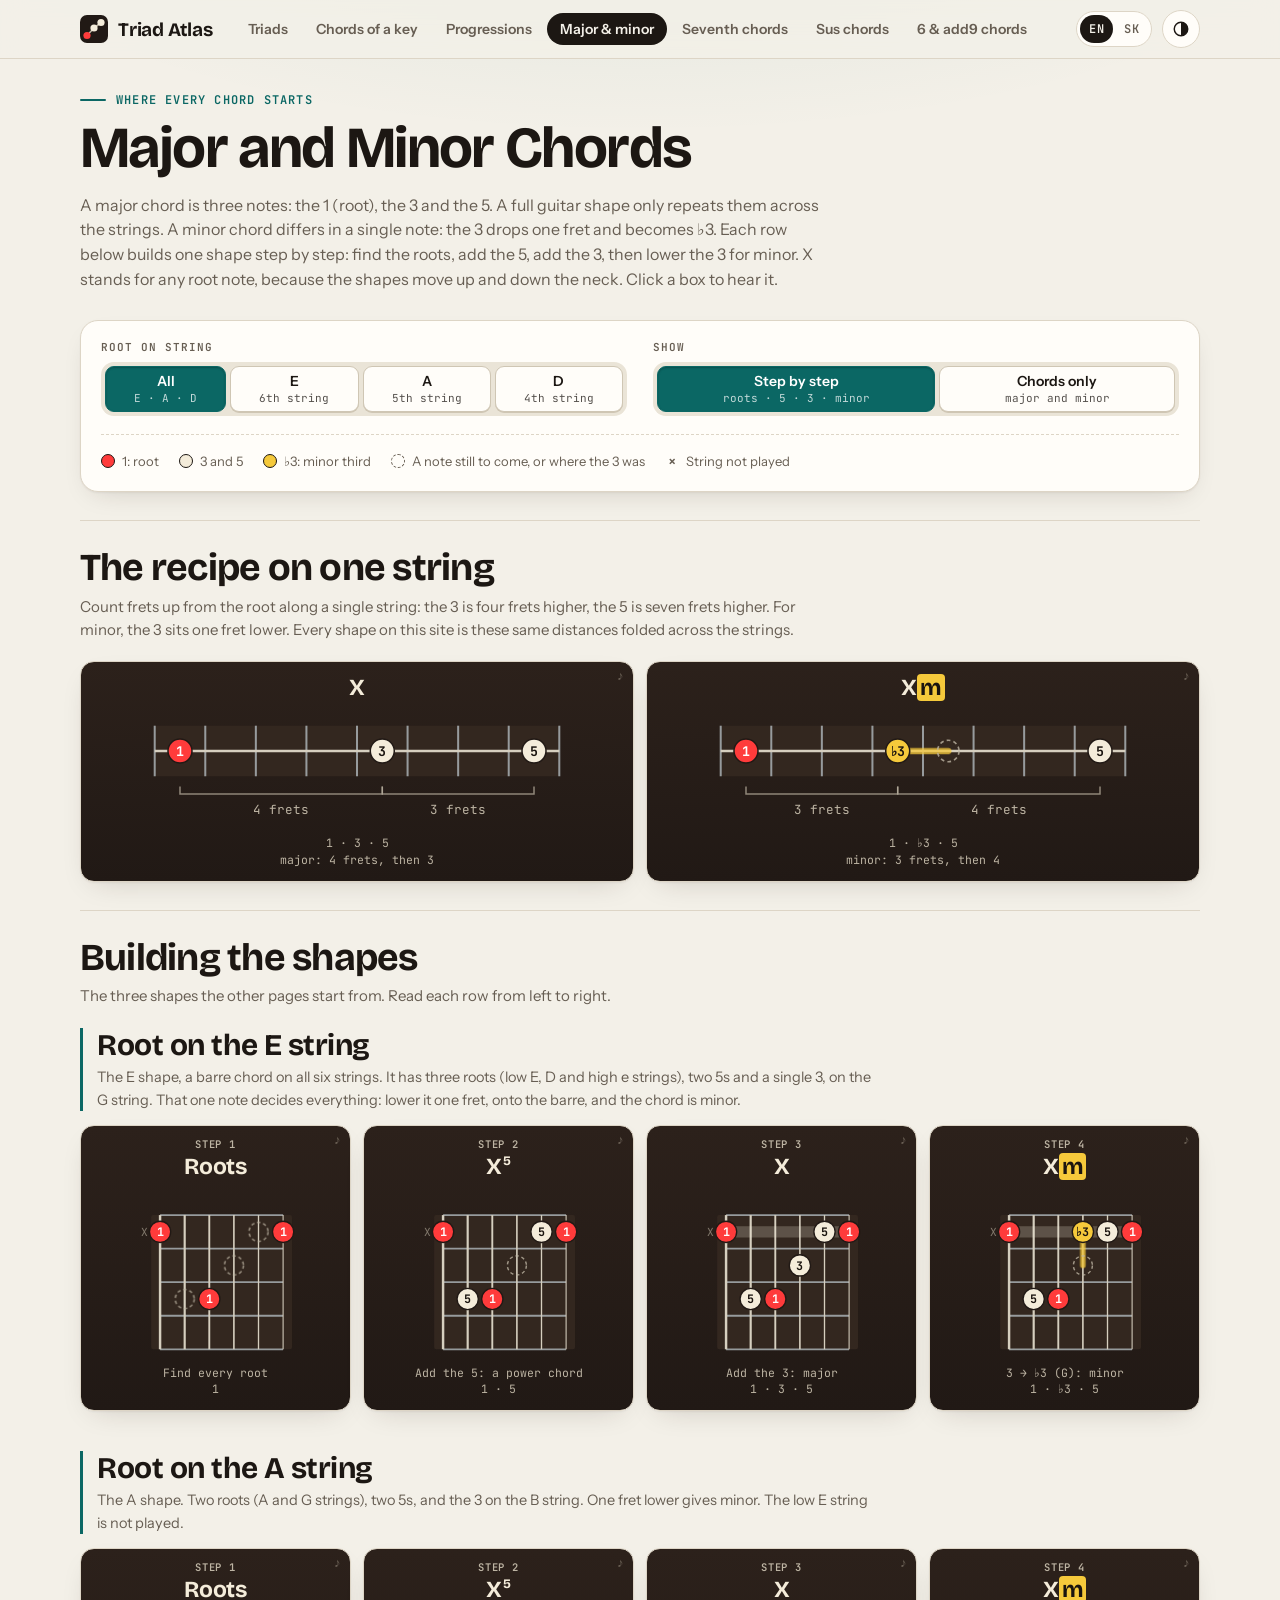
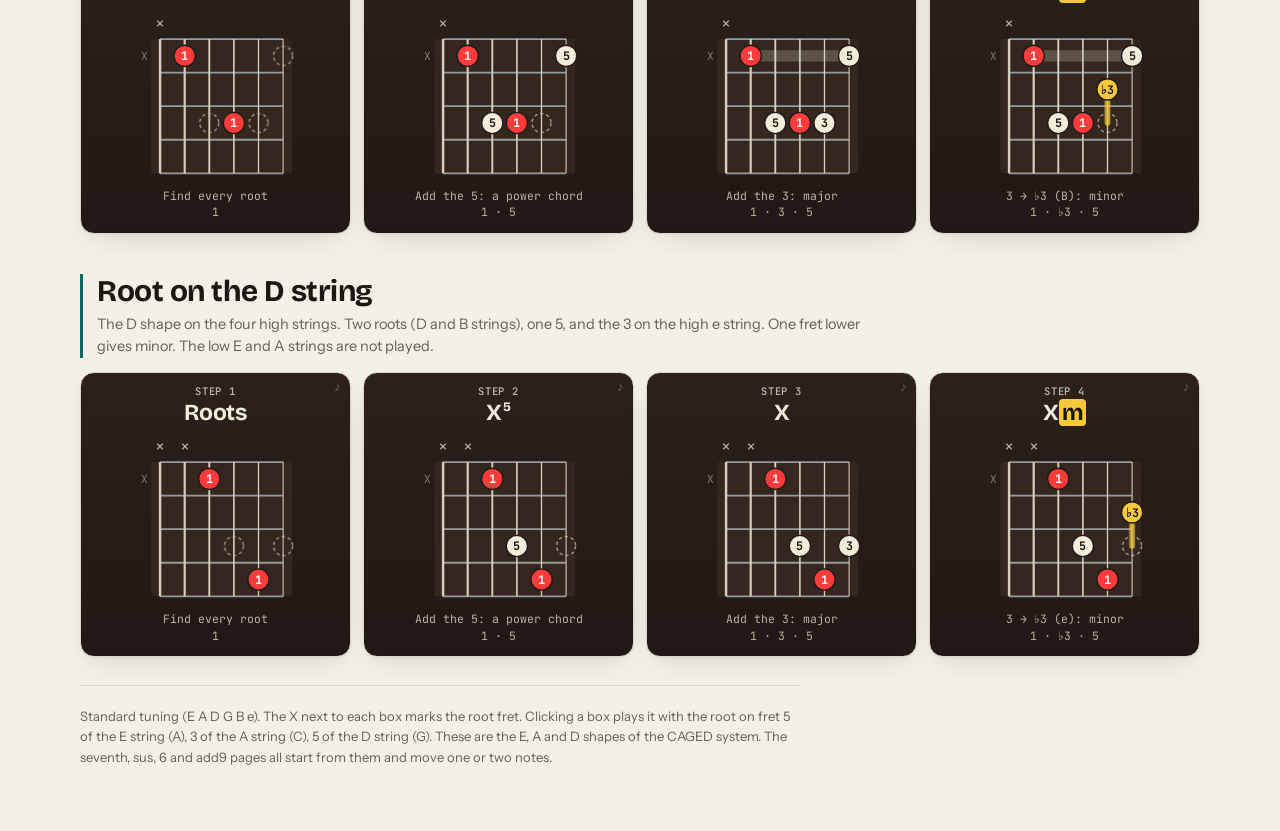
<file: major-minor.html>
<!doctype html>
<html lang="en">
<head>
<meta charset="utf-8">
<meta name="viewport" content="width=device-width,initial-scale=1,viewport-fit=cover">
<title>Major and Minor Chords · Triad Atlas</title>
<meta name="description" content="How major and minor guitar chords are built: the 1, 3 and 5, step by step, with the root on the E, A or D string.">
<link rel="icon" href="data:image/svg+xml,%3Csvg xmlns='http://www.w3.org/2000/svg' viewBox='0 0 28 28'%3E%3Crect width='28' height='28' rx='7' fill='%23211915'/%3E%3Cpath d='M7 20.5 14 13l7-5.5' fill='none' stroke='%23BDB4A3' stroke-width='1.6'/%3E%3Ccircle cx='7' cy='20.5' r='3.6' fill='%23FF3B3B'/%3E%3Ccircle cx='14' cy='13' r='3.6' fill='%23F4ECDA'/%3E%3Ccircle cx='21' cy='7.5' r='3.6' fill='%23F4ECDA'/%3E%3C/svg%3E">
<link rel="preconnect" href="https://fonts.googleapis.com">
<link rel="preconnect" href="https://fonts.gstatic.com" crossorigin>
<link href="https://fonts.googleapis.com/css2?family=Bricolage+Grotesque:opsz,wght@12..96,600;12..96,700&family=Instrument+Sans:wght@400;500;600&family=JetBrains+Mono:wght@400;600&display=swap" rel="stylesheet">
<!-- site.css = the shared look (colours, fonts, buttons, chord boxes). lang-sk.js = all Slovak texts. site.js = the top menu, the EN/SK switch and the light/dark button. -->
<link rel="stylesheet" href="site.css">
<script src="lang-sk.js"></script>
<script src="site.js"></script>
<style>
/* Only this page: four build-up steps per root string (two by two on phones), and the two wide "recipe" boxes. */
.cards{grid-template-columns:repeat(2,minmax(0,1fr))}
@media (min-width:760px){.cards{grid-template-columns:repeat(4,minmax(0,1fr))}}
.cards.recipe{grid-template-columns:repeat(auto-fit,minmax(min(100%,300px),1fr))}
.cb.ruler{max-width:440px}
.cb-span{stroke:var(--board-ink); stroke-width:1.2; fill:none; opacity:.7}
.cb-spantxt{fill:var(--board-ink); font:400 10px var(--font-mono); text-anchor:middle}
.stepno{display:block; margin-bottom:2px; color:var(--board-ink); font:600 10.5px/1.2 var(--font-mono); letter-spacing:.08em; text-transform:uppercase}
</style>
</head>
<body>

<main class="sheet">
  <header class="hero">
    <p class="eyebrow">Where every chord starts</p>
    <h1>Major and Minor Chords</h1>
    <p class="intro">A major chord is three notes: the 1 (root), the 3 and the 5. A full guitar shape only repeats them across the strings. A minor chord differs in a single note: the 3 drops one fret and becomes ♭3. Each row below builds one shape step by step: find the roots, add the 5, add the 3, then lower the 3 for minor. X stands for any root note, because the shapes move up and down the neck. Click a box to hear it.</p>
  </header>

  <div class="panel">
  <section class="controls" aria-label="Display settings">
    <div class="grp"><h2 class="lab">Root on string</h2><div class="seg" id="strs" role="group" aria-label="Root string"></div></div>
    <div class="grp"><h2 class="lab">Show</h2><div class="seg" id="views" role="group" aria-label="Steps shown"></div></div>
  </section>
  <ul class="legend">
    <li><span class="sw root"></span>1: root</li>
    <li><span class="sw tri"></span>3 and 5</li>
    <li><span class="sw c3"></span>♭3: minor third</li>
    <li><span class="sw ghost"></span>A note still to come, or where the 3 was</li>
    <li><span class="xmark">×</span>String not played</li>
  </ul>
  </div>

  <section class="part" aria-labelledby="part-recipe">
    <div class="part-head">
      <h2 id="part-recipe">The recipe on one string</h2>
      <p>Count frets up from the root along a single string: the 3 is four frets higher, the 5 is seven frets higher. For minor, the 3 sits one fret lower. Every shape on this site is these same distances folded across the strings.</p>
    </div>
    <div id="recipe" class="cards recipe"></div>
  </section>

  <section class="part" aria-labelledby="part-shapes">
    <div class="part-head">
      <h2 id="part-shapes">Building the shapes</h2>
      <p>The three shapes the other pages start from. Read each row from left to right.</p>
    </div>
    <div id="bands" class="bands"></div>
  </section>

  <p class="foot" id="foot"></p>
</main>

<script>
// ---- Settings you can change ------------------------------------------------
const TUNING = [40, 45, 50, 55, 59, 64];      // open strings as MIDI numbers, low E to high e (standard tuning)
const STRING_NAMES = ['E', 'A', 'D', 'G', 'B', 'e'];
const MIN_ROWS = 4;                            // the fewest frets drawn in a box (a box grows by itself when a shape needs more)
const RECIPE_ROOT = 48;                        // the root played when you click a recipe box, as a MIDI number (48 = C)
// The build-up steps, left to right. keep = which notes of the major shape are already there (null = all of them),
// fresh = the note that is new in this step (it pops in), chord = the shape used: 'maj' or 'm'.
const STEPS = [
  { name: 'Roots', chord: 'maj', keep: ['1'],      fresh: '1', how: 'Find every root' },
  { name: 'X<sup>5</sup>', chord: 'maj', keep: ['1', '5'], fresh: '5', how: 'Add the 5: a power chord' },
  { name: 'X',     chord: 'maj', keep: null,       fresh: '3', how: 'Add the 3: major' },
  { name: 'X<span class="c3">m</span>', chord: 'm', keep: null, fresh: null, how: '' }   // the text is worked out: 3 → ♭3 (string)
];
// The shapes. root = string with the lowest root (0 = low E). Frets are counted from the root fret:
// 0 = the root fret, 1 = one fret higher, null = string not played.
// barre = [from string, to string] laid flat across the root fret, or null.
// The numbers in the dots (1, 3, 5) are worked out from the frets, so only the frets need changing.
const SHAPES = [
  { root: 0, title: 'Root on the E string', note: 'The E shape, a barre chord on all six strings. It has three roots (low E, D and high e strings), two 5s and a single 3, on the G string. That one note decides everything: lower it one fret, onto the barre, and the chord is minor.',
    play: 5,   // the fret used when you click to listen (5 = A)
    chords: {
      maj: { frets: [0, 2, 2, 1, 0, 0],       barre: [0, 5] },
      m:   { frets: [0, 2, 2, 0, 0, 0],       barre: [0, 5] }
    } },
  { root: 1, title: 'Root on the A string', note: 'The A shape. Two roots (A and G strings), two 5s, and the 3 on the B string. One fret lower gives minor. The low E string is not played.',
    play: 3,   // 3 = C
    chords: {
      maj: { frets: [null, 0, 2, 2, 2, 0],    barre: [1, 5] },
      m:   { frets: [null, 0, 2, 2, 1, 0],    barre: [1, 5] }
    } },
  { root: 2, title: 'Root on the D string', note: 'The D shape on the four high strings. Two roots (D and B strings), one 5, and the 3 on the high e string. One fret lower gives minor. The low E and A strings are not played.',
    play: 5,   // 5 = G
    chords: {
      maj: { frets: [null, null, 0, 2, 3, 2], barre: null },
      m:   { frets: [null, null, 0, 2, 3, 1], barre: null }
    } }
];
// -----------------------------------------------------------------------------

// semitones above the root -> degree, and the colour a changed note gets
const DEGREES = { 0: '1', 3: '♭3', 4: '3', 7: '5' };
const DEG_COLOUR = { '♭3': 'c3' };
const NOTE_NAMES = ['C', 'C♯', 'D', 'E♭', 'E', 'F', 'F♯', 'G', 'A♭', 'A', 'B♭', 'B'];
const $ = id => document.getElementById(id);
const state = { str: 'all', view: 'steps' };

// degree of the note on string s, fret f (counted from the root fret), e.g. '♭3'
const degreeOf = (shape, s, f) => DEGREES[(((TUNING[s] + f - TUNING[shape.root]) % 12) + 12) % 12] || '?';

// Chord box geometry (svg units)
const SG = 22, FH = 30, LEFT = 26, TOPY = 26, R = 9.5;
const BOX_W = LEFT + 5 * SG + 16;
const xs = s => LEFT + s * SG;
function windowOf(shape) {
  const all = Object.values(shape.chords).flatMap(c => c.frets).filter(f => f !== null);
  const lo = Math.min(...all);
  return [lo, Math.max(lo + MIN_ROWS - 1, ...all)];
}
const dot = (x, y, d, wrap) => {
  const isRoot = d === '1', fill = isRoot ? 'f-root' : DEG_COLOUR[d] ? 'f-' + DEG_COLOUR[d] : 'f-tri';
  return `<g${wrap || ''}><circle class="cb-dot ${fill}" cx="${x}" cy="${y}" r="${R}"/><text class="cb-txt${isRoot ? ' root' : ''}" x="${x}" y="${y}" dy=".35em">${d}</text></g>`;
};

function boxSVG(shape, step) {
  const ch = shape.chords[step.chord], maj = shape.chords.maj;
  const [lo, hi] = windowOf(shape), NROWS = hi - lo + 1, BOX_H = TOPY + NROWS * FH + 8;
  const fy = f => TOPY + (f - lo + 0.5) * FH;      // middle of the fret space
  let s = `<svg class="cb" viewBox="0 0 ${BOX_W} ${BOX_H}" aria-hidden="true">`;
  s += `<rect class="cb-wood" x="${LEFT - 8}" y="${TOPY}" width="${5 * SG + 16}" height="${NROWS * FH}" rx="2"/>`;
  for (let r = 0; r <= NROWS; r++) s += `<line class="cb-wire" x1="${LEFT}" x2="${xs(5)}" y1="${TOPY + r * FH}" y2="${TOPY + r * FH}"/>`;
  for (let k = 0; k < 6; k++) {
    s += `<line class="cb-string" x1="${xs(k)}" x2="${xs(k)}" y1="${TOPY}" y2="${TOPY + NROWS * FH}" style="stroke-width:${(2.2 - k * 0.25).toFixed(2)}"/>`;
    if (ch.frets[k] === null) s += `<text class="cb-x" x="${xs(k)}" y="${TOPY - 9}">×</text>`;
  }
  s += `<text class="cb-fret" x="${LEFT - 11}" y="${fy(0)}" dy=".35em">X</text>`;   // marks the root fret
  if (ch.barre && !step.keep) s += `<line class="cb-barre" x1="${xs(ch.barre[0])}" x2="${xs(ch.barre[1])}" y1="${fy(0)}" y2="${fy(0)}"/>`;
  // minor: a coloured line from where the 3 sat in the major shape, and a dashed ring there
  const changed = k => ch.frets[k] !== null && ch.frets[k] !== maj.frets[k];
  ch.frets.forEach((f, k) => {
    if (!changed(k)) return;
    s += `<line class="cb-move s-c3" x1="${xs(k)}" x2="${xs(k)}" y1="${fy(maj.frets[k])}" y2="${fy(f)}"/>`;
    s += `<circle class="cb-ghost" cx="${xs(k)}" cy="${fy(maj.frets[k])}" r="${R - 1}"/>`;
  });
  ch.frets.forEach((f, k) => {
    if (f === null) return;
    const d = degreeOf(shape, k, f);
    if (step.keep && !step.keep.includes(d)) { s += `<circle class="cb-ghost" cx="${xs(k)}" cy="${fy(f)}" r="${R - 1}"/>`; return; }   // still to come
    // the animations are in site.css: cb-mv slides in from the old place, cb-new pops in
    const wrap = changed(k) ? ` class="cb-mv" style="--dy:${fy(maj.frets[k]) - fy(f)}px"` : d === step.fresh ? ' class="cb-new"' : '';
    s += dot(xs(k), fy(f), d, wrap);
  });
  return s + '</svg>';
}

// The recipe: one string lying on its side, the root on the left, frets counted to the right.
function rulerSVG(minor) {
  const CW = 40, L = 14, Y = 34, x = n => L + (n + 0.5) * CW, W = L * 2 + 8 * CW;
  const third = minor ? 3 : 4;
  let s = `<svg class="cb ruler" viewBox="0 0 ${W} 96" aria-hidden="true">`;
  s += `<rect class="cb-wood" x="${L}" y="14" width="${8 * CW}" height="40" rx="2"/>`;
  for (let i = 0; i <= 8; i++) s += `<line class="cb-wire" x1="${L + i * CW}" x2="${L + i * CW}" y1="14" y2="54"/>`;
  s += `<line class="cb-string" x1="${L}" x2="${L + 8 * CW}" y1="${Y}" y2="${Y}" style="stroke-width:2"/>`;
  if (minor) {
    s += `<line class="cb-move s-c3" x1="${x(4)}" x2="${x(3)}" y1="${Y}" y2="${Y}"/><circle class="cb-ghost" cx="${x(4)}" cy="${Y}" r="${R - 1}"/>`;
  }
  s += dot(x(0), Y, '1', '') + dot(x(third), Y, minor ? '♭3' : '3', minor ? ` class="cb-mv" style="--dx:${CW}px"` : ' class="cb-new"') + dot(x(7), Y, '5', '');
  const span = (a, b) => `<path class="cb-span" d="M${x(a)} 62v6H${x(b)}v-6"/><text class="cb-spantxt" x="${(x(a) + x(b)) / 2}" y="84">${T('{n} frets', { n: b - a })}</text>`;
  return s + span(0, third) + span(third, 7) + '</svg>';
}

// every box's notes, so a click can play them (filled in by render)
let sounds = [];
function card(nameHTML, svg, how, label, pitches, gap) {
  const i = sounds.push({ pitches, gap }) - 1;
  return `<button type="button" class="card" data-play="${i}" aria-label="${label}"><span class="cname">${nameHTML}</span>${svg}<span class="how">${how}</span></button>`;
}

function render() {
  document.querySelectorAll('[data-act]').forEach(b => {
    b.setAttribute('aria-pressed', String(String(state[b.dataset.act]) === b.dataset.v));
  });
  sounds = [];
  $('recipe').innerHTML =
    card('X', rulerSVG(false), '1 · 3 · 5<br>' + T('major: 4 frets, then 3'), T('Play the notes of a major chord one after another'), [0, 4, 7].map(n => RECIPE_ROOT + n), 0.34)
    + card('X<span class="c3">m</span>', rulerSVG(true), '1 · ♭3 · 5<br>' + T('minor: 3 frets, then 4'), T('Play the notes of a minor chord one after another'), [0, 3, 7].map(n => RECIPE_ROOT + n), 0.34);
  $('bands').innerHTML = SHAPES.map((shape, i) => {
    if (state.str !== 'all' && +state.str !== i) return '';
    const steps = STEPS.filter(st => state.view === 'steps' || !st.keep);
    const cards = steps.map((st, n) => {
      const ch = shape.chords[st.chord];
      const shown = ch.frets.map((f, k) => f === null ? null : degreeOf(shape, k, f)).map(d => d !== null && st.keep && !st.keep.includes(d) ? null : d);
      const degs = [...new Set(shown.filter(d => d !== null))].sort((a, b) => a.replace('♭', '') - b.replace('♭', '')).join(' · ');
      let how = T(st.how);
      if (st.chord === 'm') how = ch.frets.map((f, k) => f !== shape.chords.maj.frets[k] ? T('3 → ♭3 ({s}): minor', { s: STRING_NAMES[k] }) : '').filter(Boolean).join('<br>');
      const pitches = ch.frets.map((f, k) => shown[k] === null ? null : TUNING[k] + shape.play + f).filter(m => m !== null);
      const no = state.view === 'steps' ? `<span class="stepno">${T('Step {n}', { n: n + 1 })}</span>` : '';
      const label = T('Play: {what}, root on the {s} string', { what: T(st.how || 'the minor chord'), s: STRING_NAMES[shape.root] });
      return card(no + T(st.name), boxSVG(shape, st), `${how}<br>${degs}`, label, pitches, 0.05);
    }).join('');
    return `<section class="band" aria-label="${T(shape.title)}"><div class="band-head"><h3>${T(shape.title)}</h3><p>${T(shape.note)}</p></div><div class="cards">${cards}</div></section>`;
  }).join('');
  $('foot').textContent = T('Standard tuning (E A D G B e). The X next to each box marks the root fret. Clicking a box plays it with the root on fret {list}.', { list: SHAPES.map(sh => T('{fret} of the {s} string ({note})', { fret: sh.play, s: STRING_NAMES[sh.root], note: NOTE_NAMES[(TUNING[sh.root] + sh.play) % 12] })).join(', ') })
    + ' ' + T('These are the E, A and D shapes of the CAGED system. The seventh, sus, 6 and add9 pages all start from them and move one or two notes.');
}

// ---- Sound ---------------------------------------------------------------
// The tone itself (Sound.notes, Sound.tick) is in site.js, shared by every page.
function playNotes(o) { window.Sound.notes(o.pitches, { gap: o.gap }); }

// ---- Controls --------------------------------------------------------------
// label and sub are translated by T() when lang-sk.js knows them
const chip = (act, v, label, sub) =>
  `<button type="button" class="chip" data-act="${act}" data-v="${v}" aria-pressed="false">${T(label)}${sub ? `<small>${T(sub)}</small>` : ''}</button>`;
$('strs').innerHTML = chip('str', 'all', 'All', 'E · A · D') + SHAPES.map((sh, i) => chip('str', i, STRING_NAMES[sh.root], T('{n}th string', { n: 6 - sh.root }))).join('');
$('views').innerHTML = chip('view', 'steps', 'Step by step', 'roots · 5 · 3 · minor') + chip('view', 'chords', 'Chords only', 'major and minor');

document.addEventListener('click', e => {
  const p = e.target.closest('[data-play]');
  if (p) { const o = sounds[+p.dataset.play]; if (o) playNotes(o); return; }
  const b = e.target.closest('[data-act]');
  if (!b) return;
  state[b.dataset.act] = b.dataset.v;
  render();
});

render();
</script>

</body></html>
</file>
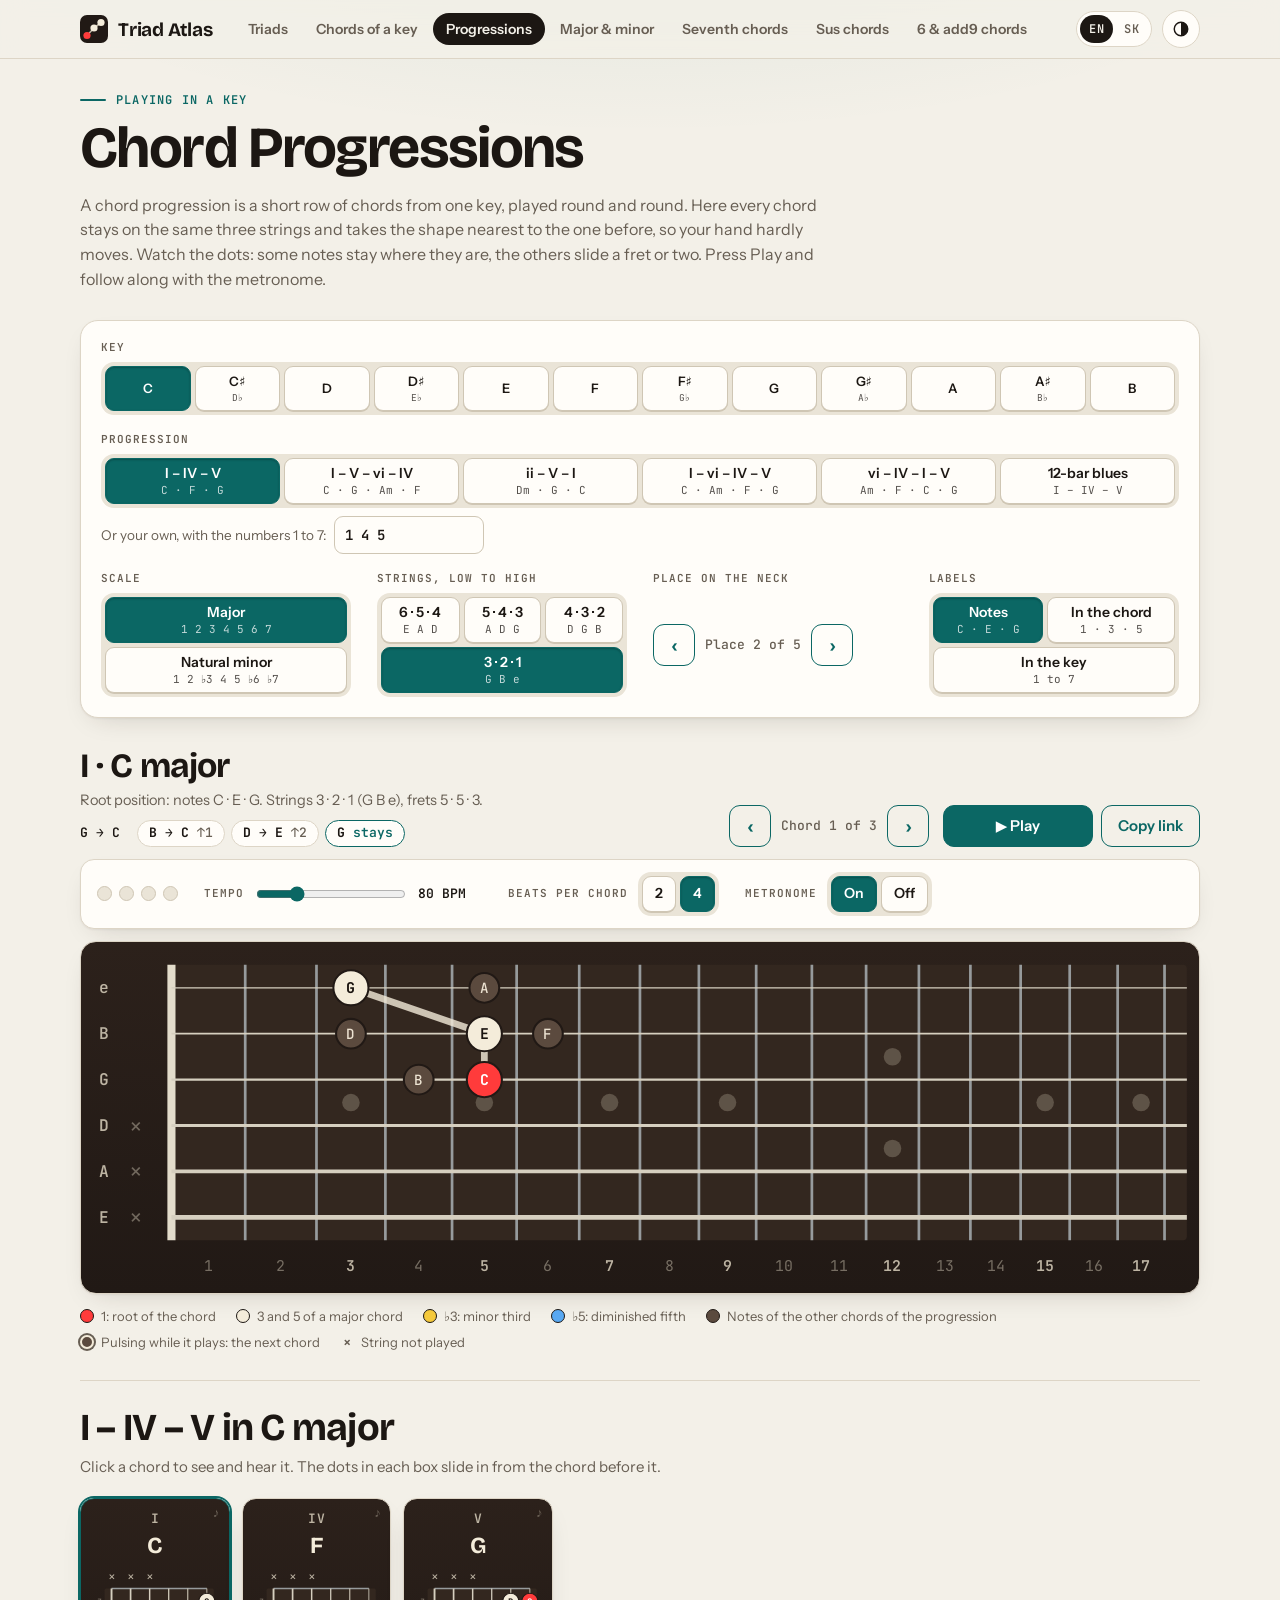
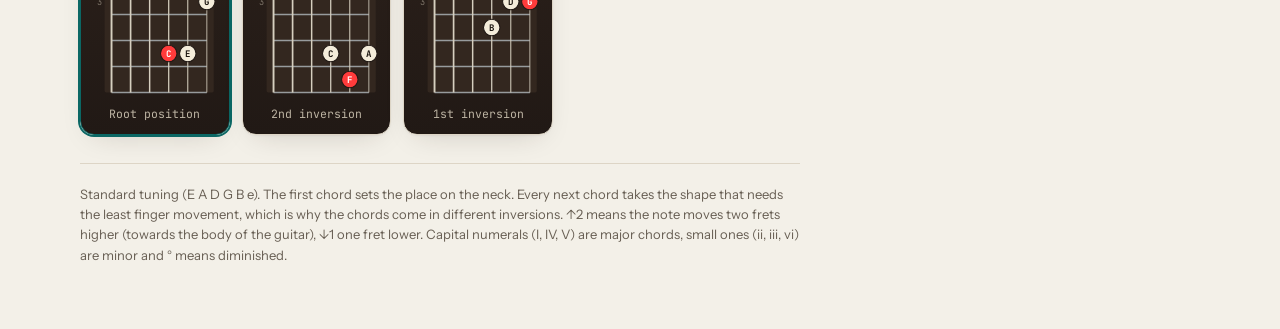
<file: progressions.html>
<!doctype html>
<html lang="en">
<head>
<meta charset="utf-8">
<meta name="viewport" content="width=device-width,initial-scale=1,viewport-fit=cover">
<title>Chord Progressions · Triad Atlas</title>
<meta name="description" content="Chord progressions on guitar with triads: I–IV–V, ii–V–I and more in any key, with the nearest shapes on three strings and a metronome.">
<link rel="icon" href="data:image/svg+xml,%3Csvg xmlns='http://www.w3.org/2000/svg' viewBox='0 0 28 28'%3E%3Crect width='28' height='28' rx='7' fill='%23211915'/%3E%3Cpath d='M7 20.5 14 13l7-5.5' fill='none' stroke='%23BDB4A3' stroke-width='1.6'/%3E%3Ccircle cx='7' cy='20.5' r='3.6' fill='%23FF3B3B'/%3E%3Ccircle cx='14' cy='13' r='3.6' fill='%23F4ECDA'/%3E%3Ccircle cx='21' cy='7.5' r='3.6' fill='%23F4ECDA'/%3E%3C/svg%3E">
<link rel="preconnect" href="https://fonts.googleapis.com">
<link rel="preconnect" href="https://fonts.gstatic.com" crossorigin>
<link href="https://fonts.googleapis.com/css2?family=Bricolage+Grotesque:opsz,wght@12..96,600;12..96,700&family=Instrument+Sans:wght@400;500;600&family=JetBrains+Mono:wght@400;600&display=swap" rel="stylesheet">
<!-- site.css = the shared look (colours, fonts, buttons, chord boxes). lang-sk.js = all Slovak texts. site.js = the top menu, the EN/SK switch and the light/dark button. -->
<link rel="stylesheet" href="site.css">
<script src="lang-sk.js"></script>
<script src="site.js"></script>
<style>
/* Only this page: the long fretboard, the play bar with the metronome and the row of chord boxes. Everything shared is in site.css. */
.roots{display:grid; grid-template-columns:repeat(12,minmax(0,1fr)); gap:4px; padding:4px; background:var(--chip); border-radius:13px}
.roots .chip{padding:7px 2px; font-size:13px}
.roots .chip small{font-size:9.5px; letter-spacing:-.02em}
.progs .chip{flex:1 1 150px}
.own{display:flex; flex-wrap:wrap; align-items:center; gap:8px; margin-top:8px; color:var(--muted); font-size:13.5px}
.own input{width:150px; min-height:38px; padding:6px 10px; border:1px solid var(--btn-line); border-radius:9px; background:var(--btn); color:var(--ink); font:600 14px/1.2 var(--font-mono)}
.stage{display:grid; gap:12px}
.stage-head{display:flex; flex-wrap:wrap; align-items:flex-end; justify-content:space-between; gap:10px 16px}
.stage-head > div{min-width:0}
.stage-head h2{font:700 clamp(24px,3.6vw,34px)/1.15 var(--font-display); letter-spacing:-.02em}
.now{margin:4px 0 0; color:var(--muted); font-size:14.5px; max-width:70ch}
.play{display:flex; flex-wrap:wrap; align-items:center; gap:8px}
.step{display:flex; align-items:center; gap:6px; margin-right:6px}
.count{font:500 13px/1.2 var(--font-mono); color:var(--muted); min-width:104px; text-align:center}
.btn.sq{min-width:42px; padding:8px 0; font-size:20px; line-height:1}
.btn.main{background:var(--accent); color:var(--accent-ink); min-width:150px}
.btn.main:hover{filter:brightness(1.1)}
/* which note moves and which stays */
.moves{display:flex; flex-wrap:wrap; align-items:center; gap:6px; margin:8px 0 0; padding:0; list-style:none; font:500 13px/1.3 var(--font-mono); color:var(--muted)}
.moves li{border:1px solid var(--line); background:var(--surface); border-radius:999px; padding:4px 11px}
.moves li.lead{border:0; background:none; padding-left:0; font-weight:600; color:var(--ink)}
.moves li b{color:var(--ink)}
.moves li.stay{border-color:var(--accent)}
.moves li.stay span{color:var(--accent); font-weight:600}
/* the play bar: beat lights, tempo, beats per chord, metronome */
.transport{display:flex; flex-wrap:wrap; align-items:center; gap:12px 26px; background:var(--surface); border:1px solid var(--line); border-radius:14px; padding:12px 16px; box-shadow:var(--shadow)}
.transport .lab{margin:0}
.t-grp{display:flex; align-items:center; gap:10px; min-width:0}
.t-grp .seg{flex-wrap:nowrap}
.t-grp .chip{min-height:36px; padding:4px 12px}
.beats{display:flex; gap:7px}
.beats i{width:15px; height:15px; border-radius:50%; background:var(--chip); border:1px solid var(--btn-line)}
.beats i.on{background:var(--accent); border-color:var(--accent)}
.beats i.on:first-child{background:var(--root); border-color:var(--root)}
#bpm{width:150px; accent-color:var(--accent)}
#bpm-val{font:600 13px/1.2 var(--font-mono); min-width:64px}
.board{background:linear-gradient(180deg, var(--board-hi), var(--board)); border:1px solid var(--line); border-radius:16px; overflow-x:auto; padding:8px 4px; box-shadow:var(--shadow)}
.sw.scl{background:var(--scale); border-color:var(--board)}
.sw.next{background:var(--scale); border:2px solid var(--tri); box-shadow:0 0 0 2px var(--muted)}
/* fretboard svg */
.fb{display:block; width:100%; min-width:800px; height:auto}
.fb-wood{fill:var(--wood)}
.fb-wire{stroke:var(--wire); stroke-width:2; opacity:.85}
.fb-nut{stroke:var(--nut); stroke-width:6}
.fb-string{stroke:var(--string)}
.fb-inlay{fill:var(--pearl); opacity:.28}
.fb-name{fill:var(--board-ink); font:600 12px var(--font-mono); text-anchor:middle}
.fb-num{fill:var(--board-ink); font:400 11px var(--font-mono); text-anchor:middle; opacity:.55}
.fb-num.mark{opacity:1; font-weight:600}
.fb-x{fill:var(--board-ink); font:400 17px var(--font-mono); text-anchor:middle; opacity:.5}
.fb-link{fill:none; stroke:var(--tri); stroke-linecap:round; stroke-linejoin:round; stroke-width:5; opacity:.8}
.hs-scl{fill:var(--scale); stroke:var(--board); stroke-width:1.5}
.hs-scl-txt{fill:var(--scale-ink); font:500 10.5px var(--font-mono); text-anchor:middle; pointer-events:none}
.hs-dot{stroke:var(--board); stroke-width:1.5}
.hs-txt{fill:var(--on-dot); font:700 11px var(--font-mono); text-anchor:middle; pointer-events:none}
.hs-txt.root{fill:var(--on-root)}
/* while it plays: just before the change, the quiet dots of the next chord get a light edge and pulse.
   Change .45s to make the pulse slower or faster, 1.22 to make it bigger or smaller. */
.hs-ghost{transform-box:fill-box; transform-origin:center}
.hs-ghost.hs-next .hs-scl{stroke:var(--tri); stroke-width:2.5}
@keyframes hs-pulse{0%,100%{transform:none} 50%{transform:scale(1.22)}}
/* the three dots of the chord slide along their strings from the previous chord. Change .55s to make it slower or faster. */
@keyframes hs-slide{0%{transform:translate(var(--dx,0px),0)} 100%{transform:none}}
@keyframes hs-fade{0%,45%{opacity:0}}
@media (prefers-reduced-motion: no-preference){
  .hs-mv{animation:hs-slide .55s cubic-bezier(.3,1.2,.5,1) both}
  .fb-link.hs-in{animation:hs-fade .55s ease-out both}
  .hs-ghost.hs-next{animation:hs-pulse .45s ease-in-out infinite}
}
/* the chord boxes of the progression */
.cards.prog{grid-template-columns:repeat(auto-fill,minmax(132px,1fr))}
.card[aria-pressed="true"]{border-color:var(--accent); box-shadow:0 0 0 2px var(--accent), var(--shadow)}
.roman{color:var(--board-ink); font:600 13px/1.2 var(--font-mono); letter-spacing:.04em}
@media (max-width:640px){
  .roots{grid-template-columns:repeat(6,minmax(0,1fr))}
  .roots .chip small{font-size:10px}
  .play{width:100%}
  .play .btn:not(.sq){flex:1 1 auto}
  .cards.prog{grid-template-columns:repeat(auto-fill,minmax(104px,1fr))}
  #bpm{width:120px}
}
</style>
</head>
<body>

<main class="sheet">
  <header class="hero">
    <p class="eyebrow">Playing in a key</p>
    <h1>Chord Progressions</h1>
    <p class="intro">A chord progression is a short row of chords from one key, played round and round. Here every chord stays on the same three strings and takes the shape nearest to the one before, so your hand hardly moves. Watch the dots: some notes stay where they are, the others slide a fret or two. Press Play and follow along with the metronome.</p>
  </header>

  <div class="panel">
  <section class="controls" aria-label="Progression settings">
    <div class="grp wide"><h2 class="lab">Key</h2><div class="roots" id="roots" role="group" aria-label="Key"></div></div>
    <div class="grp wide"><h2 class="lab">Progression</h2>
      <div>
        <div class="seg progs" id="progs" role="group" aria-label="Progression"></div>
        <label class="own">Or your own, with the numbers 1 to 7: <input id="own" type="text" inputmode="numeric" autocomplete="off" placeholder="1 6 4 5" aria-label="Your own progression, numbers 1 to 7"></label>
      </div>
    </div>
    <div class="grp"><h2 class="lab">Scale</h2><div class="seg" id="scales" role="group" aria-label="Scale"></div></div>
    <div class="grp"><h2 class="lab">Strings, low to high</h2><div class="seg" id="sets" role="group" aria-label="String set"></div></div>
    <div class="grp"><h2 class="lab">Place on the neck</h2>
      <div class="step" role="group" aria-label="Place of the first chord on the neck">
        <button type="button" class="btn sq" data-act="pos" data-v="-1" aria-label="Lower on the neck">‹</button>
        <span class="count" id="pos-count" aria-live="polite"></span>
        <button type="button" class="btn sq" data-act="pos" data-v="1" aria-label="Higher on the neck">›</button>
      </div>
    </div>
    <div class="grp"><h2 class="lab">Labels</h2><div class="seg" id="labels" role="group" aria-label="Dot labels"></div></div>
  </section>
  </div>

  <section class="stage" aria-label="Fretboard">
    <div class="stage-head">
      <div>
        <h2 id="title"></h2>
        <p class="now" id="now" aria-live="polite"></p>
        <ul class="moves" id="moves"></ul>
      </div>
      <div class="play">
        <div class="step" role="group" aria-label="Choose a chord of the progression">
          <button type="button" class="btn sq" data-act="step" data-v="-1" aria-label="Previous chord">‹</button>
          <span class="count" id="step-count" aria-live="polite"></span>
          <button type="button" class="btn sq" data-act="step" data-v="1" aria-label="Next chord">›</button>
        </div>
        <button type="button" class="btn main" id="play-all">▶ Play</button>
        <button type="button" class="btn" id="copy-link">Copy link</button>
      </div>
    </div>
    <div class="transport" role="group" aria-label="Tempo and metronome">
      <div class="t-grp"><div class="beats" id="beats" aria-hidden="true"></div></div>
      <div class="t-grp"><label class="lab" for="bpm">Tempo</label><input type="range" id="bpm" step="1"><span id="bpm-val"></span></div>
      <div class="t-grp"><span class="lab">Beats per chord</span><div class="seg" id="beatsSeg" role="group" aria-label="Beats per chord"></div></div>
      <div class="t-grp"><span class="lab">Metronome</span><div class="seg" id="clickSeg" role="group" aria-label="Metronome"></div></div>
    </div>
    <div class="board" id="boardWrap"></div>
    <ul class="legend">
      <li><span class="sw root"></span>1: root of the chord</li>
      <li><span class="sw tri"></span>3 and 5 of a major chord</li>
      <li><span class="sw c3"></span>♭3: minor third</li>
      <li><span class="sw c5"></span>♭5: diminished fifth</li>
      <li><span class="sw scl"></span>Notes of the other chords of the progression</li>
      <li><span class="sw next"></span>Pulsing while it plays: the next chord</li>
      <li><span class="xmark">×</span>String not played</li>
    </ul>
  </section>

  <section class="part" aria-labelledby="part-cards">
    <div class="part-head">
      <h2 id="part-cards"></h2>
      <p>Click a chord to see and hear it. The dots in each box slide in from the chord before it.</p>
    </div>
    <div class="cards prog" id="cards"></div>
  </section>

  <p class="foot" id="foot"></p>
</main>

<script>
// ---- Settings you can change ------------------------------------------------
const TUNING = [40, 45, 50, 55, 59, 64];      // open strings as MIDI numbers, low E to high e (standard tuning)
const STRING_NAMES = ['E', 'A', 'D', 'G', 'B', 'e'];
const MAX_FRET = 17;                           // highest fret drawn and used
const FRET_EVENNESS = 0.5;                     // fret spacing: 0 = like a real guitar (frets get closer towards the high end), 1 = all frets equal
const STRING_SETS = [[0, 1, 2], [1, 2, 3], [2, 3, 4], [3, 4, 5]];   // 0 = low E string
const START_SET = 3;                           // string set shown when the page opens (3 = strings 3 · 2 · 1)
const BOX_ROWS = 4;                            // how many frets each small chord box shows at least
// The progressions on offer. The numbers are the chords of the key: 1 = the chord on the 1st note, 4 = on the 4th note ...
// To add one, add a line. name is optional (without it the button shows the Roman numerals).
const PROGRESSIONS = {
  major: [
    { steps: [1, 4, 5] },
    { steps: [1, 5, 6, 4] },
    { steps: [2, 5, 1] },
    { steps: [1, 6, 4, 5] },
    { steps: [6, 4, 1, 5] },
    { steps: [1, 1, 1, 1, 4, 4, 1, 1, 5, 4, 1, 5], name: '12-bar blues' }
  ],
  minor: [
    { steps: [1, 4, 5] },
    { steps: [1, 6, 7] },
    { steps: [1, 7, 6, 7] },
    { steps: [1, 6, 3, 7] },
    { steps: [2, 5, 1] }
  ]
};
const MAX_STEPS = 16;                          // longest progression you can type in
// Playing
const START_BPM = 80;                          // tempo when the page opens (beats per minute)
const BPM_RANGE = [40, 200];                   // slowest and fastest tempo of the slider
const BEAT_CHOICES = [2, 4];                   // "Beats per chord" buttons
const START_BEATS = 4;
const COUNT_IN = true;                         // with the metronome on, one bar of clicks before the first chord
const CUE_BEATS = 1;                           // while it plays, the next chord starts pulsing this many beats before the change (0 = never)
const STRUM_EVERY_BEAT = false;                // false = the chord rings once per bar, true = it is played on every beat
// Scales: semis = semitones above the key note, deg = the scale steps as numbers,
// roots = how the twelve keys are written (flats or sharps).
const SCALES = {
  major: { chip: 'Major',         name: 'major', semis: [0,2,4,5,7,9,11], deg: ['1','2','3','4','5','6','7'],
           roots: ['C', 'Db', 'D', 'Eb', 'E', 'F', 'F#', 'G', 'Ab', 'A', 'Bb', 'B'] },
  minor: { chip: 'Natural minor', name: 'minor', semis: [0,2,3,5,7,8,10], deg: ['1','2','♭3','4','5','♭6','♭7'],
           roots: ['C', 'C#', 'D', 'Eb', 'E', 'F', 'F#', 'G', 'G#', 'A', 'Bb', 'B'] }
};
// -----------------------------------------------------------------------------

// Chord types found in these scales. suffix = what follows the root in the short name (Dm, B°),
// fill = dot colours of root, third, fifth (root red, ♭3 yellow, ♭5 blue: the same colours as on the other pages).
const QUALITIES = {
  maj: { name: 'Major',      suffix: '',  deg: ['1', '3',  '5'],  fill: ['root', 'tri', 'tri'] },
  min: { name: 'Minor',      suffix: 'm', deg: ['1', '♭3', '5'],  fill: ['root', 'c3',  'tri'] },
  dim: { name: 'Diminished', suffix: '°', deg: ['1', '♭3', '♭5'], fill: ['root', 'c3',  'c5'] }
};
const LETTERS = ['C', 'D', 'E', 'F', 'G', 'A', 'B'];
const NAT_PC = [0, 2, 4, 5, 7, 9, 11];
const ROMAN = ['I', 'II', 'III', 'IV', 'V', 'VI', 'VII'];
const INV_NAMES = ['Root position', '1st inversion', '2nd inversion'];
const ROOT_LABELS = ['C', 'C♯|D♭', 'D', 'D♯|E♭', 'E', 'F', 'F♯|G♭', 'G', 'G♯|A♭', 'A', 'A♯|B♭', 'B'];
const $ = id => document.getElementById(id);
const mod = (n, m) => ((n % m) + m) % m;
const pretty = n => n[0] + n.slice(1).replace(/#/g, '♯').replace(/b/g, '♭');
const setLabel = si => STRING_SETS[si].map(s => 6 - s).join(' · ');
const setNotes = si => STRING_SETS[si].map(s => STRING_NAMES[s]).join(' ');
const setCode = si => STRING_SETS[si].map(s => 6 - s).join('');          // string set as written in the link: 321, 432 ...

function nameToPc(n) {
  const acc = n.slice(1);
  return (NAT_PC[LETTERS.indexOf(n[0])] + (acc === '#' ? 1 : acc === 'b' ? -1 : 0) + 12) % 12;
}

// The key: its seven notes (each on its own letter: C D E F G A B) and the triad built on every one of them.
function keyInfo() {
  const sc = SCALES[state.scale], keyName = sc.roots[state.root], rootPc = nameToPc(keyName), rl = LETTERS.indexOf(keyName[0]);
  const notes = sc.semis.map((semi, i) => {
    const li = (rl + i) % 7, pc = (rootPc + semi) % 12, d = mod(pc - NAT_PC[li] + 6, 12) - 6;
    return { pc, name: LETTERS[li] + (d > 0 ? '#'.repeat(d) : 'b'.repeat(-d)), deg: sc.deg[i] };
  });
  const chords = notes.map((n, d) => {
    const steps = [d, (d + 2) % 7, (d + 4) % 7];                       // which scale notes: every other one
    const third = mod(notes[steps[1]].pc - n.pc, 12), fifth = mod(notes[steps[2]].pc - n.pc, 12);
    const qKey = fifth === 6 ? 'dim' : third === 3 ? 'min' : 'maj', q = QUALITIES[qKey];
    const numeral = (sc.deg[d].startsWith('♭') ? '♭' : '') + (qKey === 'maj' ? ROMAN[d] : ROMAN[d].toLowerCase()) + (qKey === 'dim' ? '°' : '');
    return { d, steps, qKey, q, numeral, short: pretty(n.name) + q.suffix, full: `${pretty(n.name)} ${T(q.name).toLowerCase()}` };
  });
  return { sc, keyName, notes, chords };
}

// Every shape of one chord on the chosen strings, in all three inversions, from the nut upward.
// Each shape: d = which chord (0 = built on the 1st note), inv = inversion, frets and pitches low to high,
// tones = which chord note each string plays (0 = root, 1 = third, 2 = fifth).
function chordShapes(key, ch) {
  const strs = STRING_SETS[state.set], out = [];
  for (let inv = 0; inv < 3; inv++) {
    const tones = [0, 1, 2].map(k => (k + inv) % 3), need = tones.map(t => key.notes[ch.steps[t]].pc);
    for (let f0 = 0; f0 <= MAX_FRET; f0++) {
      if ((TUNING[strs[0]] + f0) % 12 !== need[0]) continue;
      const frets = [f0], pitches = [TUNING[strs[0]] + f0];
      for (let j = 1; j < 3; j++) {                                    // the next note is the nearest one above
        const p = pitches[j - 1] + mod(need[j] - pitches[j - 1] - 1, 12) + 1;
        pitches.push(p); frets.push(p - TUNING[strs[j]]);
      }
      if (frets.every(f => f >= 0 && f <= MAX_FRET)) out.push({ d: ch.d, inv, strs, frets, pitches, tones });
    }
  }
  return out.sort((a, b) => a.pitches[0] - b.pitches[0]);
}

// How far the fingers travel between two shapes: frets moved, added up over the three strings.
const travel = (a, b) => a.frets.reduce((sum, f, j) => sum + Math.abs(f - b.frets[j]), 0);

// The whole progression: the first chord sits where you chose ("Place on the neck"), and for the others
// the shapes are picked so that the fingers travel as little as possible all the way round, back to the first chord.
function plan() {
  const key = keyInfo();
  const options = state.prog.map(n => chordShapes(key, key.chords[n - 1]));
  const firsts = options[0];
  let pos = state.pos;
  if (pos < 0 || pos >= firsts.length) {                                // automatic: the lowest shape that uses no open string
    pos = Math.max(0, firsts.findIndex(s => s.frets.every(f => f >= 1)));
  }
  const start = firsts[pos];
  // best[i][k] = the least travel from the first chord to shape k of chord i
  const cost = (a, b) => travel(a, b) + 0.001 * travel(b, start);       // on a tie, stay near the first chord
  let best = [[{ c: 0, from: -1 }]];
  const opts = [[start]].concat(options.slice(1));
  for (let i = 1; i < opts.length; i++) {
    best.push(opts[i].map(sh => {
      let c = Infinity, from = 0;
      opts[i - 1].forEach((p, k) => { const v = best[i - 1][k].c + cost(p, sh); if (v < c) { c = v; from = k; } });
      return { c, from };
    }));
  }
  const last = opts.length - 1;
  let k = 0, min = Infinity;
  opts[last].forEach((sh, i) => { const v = best[last][i].c + travel(sh, start); if (v < min) { min = v; k = i; } });
  const seq = [];
  for (let i = last; i >= 0; i--) { seq[i] = opts[i][k]; k = best[i][k].from; }
  return { key, firsts, pos, seq };
}

// ---- State and link ---------------------------------------------------------
// prog = the progression as chord numbers, pos = place of the first chord (-1 = automatic), step = which chord is shown
const state = { root: 0, scale: 'major', set: START_SET, prog: PROGRESSIONS.major[0].steps.slice(), pos: -1, step: 0,
  labels: 'notes', bpm: START_BPM, beats: START_BEATS, click: 1 };
const LINK_ROOTS = ['C', 'Db', 'D', 'Eb', 'E', 'F', 'Gb', 'G', 'Ab', 'A', 'Bb', 'B'];
const LABEL_MODES = ['notes', 'chord', 'key'];
// "1 6 4 5", "1-6-4-5" or "1645" gives [1, 6, 4, 5]; anything else gives null
function parseProg(text) {
  const digits = String(text || '').replace(/[\s,.\-–]/g, '');
  if (!/^[1-7]+$/.test(digits) || digits.length < 2 || digits.length > MAX_STEPS) return null;
  return digits.split('').map(Number);
}
// Link with settings: the choices are written into the address (for example ?key=G&prog=1-5-6-4&strings=432&bpm=90),
// so a bookmarked or shared link opens the page exactly as it was. Link.get and Link.set are in site.js.
function loadLink() {
  const get = window.Link ? window.Link.get : () => null;
  const key = get('key'), scale = get('scale'), strings = get('strings'), labels = get('labels'), prog = parseProg(get('prog'));
  const num = k => { const v = get(k); return v !== null && /^\d+$/.test(v) ? +v : null; };
  if (key && /^[A-G](#|b)?$/.test(key)) state.root = nameToPc(key);
  if (scale && Object.prototype.hasOwnProperty.call(SCALES, scale)) { state.scale = scale; state.prog = PROGRESSIONS[scale][0].steps.slice(); }
  if (prog) state.prog = prog;
  const set = STRING_SETS.findIndex((_, i) => setCode(i) === strings);
  if (set >= 0) state.set = set;
  const pos = num('pos'), step = num('step'), bpm = num('bpm'), beats = num('beats'), click = num('click');
  if (pos !== null && pos >= 1) state.pos = pos - 1;
  if (step !== null && step >= 1 && step <= state.prog.length) state.step = step - 1;
  if (bpm !== null) state.bpm = Math.min(BPM_RANGE[1], Math.max(BPM_RANGE[0], bpm));
  if (BEAT_CHOICES.includes(beats)) state.beats = beats;
  if (click !== null) state.click = click ? 1 : 0;
  if (LABEL_MODES.includes(labels)) state.labels = labels;
}
function saveLink() {
  if (!window.Link) return;
  window.Link.set({ key: LINK_ROOTS[state.root], scale: state.scale, prog: state.prog.join('-'), strings: setCode(state.set),
    pos: state.pos < 0 ? 'auto' : state.pos + 1, step: state.step + 1, bpm: state.bpm, beats: state.beats, click: state.click, labels: state.labels });
}
loadLink();

// ---- Drawing --------------------------------------------------------------
const NUT_X = 64, OPEN_X = 38, TOP = 28, GAP = 34, VB_H = 248, R = 13;
const K_FRET = 1 - Math.pow(2, -1 / 12), K_NECK = 1 - Math.pow(2, -MAX_FRET / 12);
const NECK_W = 66 / K_FRET * K_NECK;           // 66 = width of the first fret
const VB_W = Math.ceil(NUT_X + NECK_W) + 22;
// x position of fret n: a blend of real guitar spacing and equal spacing
const fx = n => NUT_X + NECK_W * ((1 - FRET_EVENNESS) * (1 - Math.pow(2, -n / 12)) / K_NECK + FRET_EVENNESS * n / MAX_FRET);
const cx = n => n === 0 ? OPEN_X : (fx(n - 1) + fx(n)) / 2;
const sy = s => TOP + (5 - s) * GAP;
const STRING_W = [3.4, 2.8, 2.2, 1.7, 1.3, 1.0];

function boardFrame(usedStrings) {
  const bottom = TOP + 5 * GAP;
  let s = `<svg class="fb" viewBox="0 0 ${VB_W} ${VB_H}" role="img">`;
  s += `<rect class="fb-wood" x="${NUT_X}" y="${TOP - 17}" width="${VB_W - NUT_X - 6}" height="${5 * GAP + 34}" rx="3"/>`;
  [3, 5, 7, 9, 15, 17].filter(n => n <= MAX_FRET).forEach(n => {
    s += `<circle class="fb-inlay" cx="${cx(n)}" cy="${TOP + 2.5 * GAP}" r="6.5"/>`;
  });
  if (MAX_FRET >= 12) {
    s += `<circle class="fb-inlay" cx="${cx(12)}" cy="${TOP + 1.5 * GAP}" r="6.5"/>`;
    s += `<circle class="fb-inlay" cx="${cx(12)}" cy="${TOP + 3.5 * GAP}" r="6.5"/>`;
  }
  for (let n = 1; n <= MAX_FRET; n++) s += `<line class="fb-wire" x1="${fx(n)}" x2="${fx(n)}" y1="${TOP - 17}" y2="${bottom + 17}"/>`;
  s += `<line class="fb-nut" x1="${NUT_X}" x2="${NUT_X}" y1="${TOP - 17}" y2="${bottom + 17}"/>`;
  for (let k = 0; k < 6; k++) {
    s += `<line class="fb-string" x1="${NUT_X}" x2="${VB_W - 6}" y1="${sy(k)}" y2="${sy(k)}" style="stroke-width:${STRING_W[k]}"/>`;
    s += `<text class="fb-name" x="14" y="${sy(k)}" dy=".35em">${STRING_NAMES[k]}</text>`;
    if (!usedStrings.includes(k)) s += `<text class="fb-x" x="${OPEN_X}" y="${sy(k)}" dy=".35em">×</text>`;
  }
  const marks = [3, 5, 7, 9, 12, 15, 17];
  for (let n = 1; n <= MAX_FRET; n++) s += `<text class="fb-num${marks.includes(n) ? ' mark' : ''}" x="${cx(n)}" y="${VB_H - 10}">${n}</text>`;
  return s;
}

// the text inside a dot of the chord: note name, its number in the chord, or its number in the key
function dotLabel(key, ch, t) {
  const n = key.notes[ch.steps[t]];
  return state.labels === 'notes' ? pretty(n.name) : state.labels === 'chord' ? ch.q.deg[t] : n.deg;
}

// slideFrom = the frets of the chord shown before (one per string), or null for no animation
function boardSVG(p, slideFrom) {
  const { key, seq } = p, strs = STRING_SETS[state.set], sel = seq[state.step];
  let s = boardFrame(strs);
  // the notes of the other chords of the progression, as quiet dots
  const seen = new Set(sel.frets.map((f, j) => j + ':' + f));
  seq.forEach(sh => sh.frets.forEach((f, j) => {
    if (seen.has(j + ':' + f)) return;
    seen.add(j + ':' + f);
    const n = key.notes.find(k => k.pc === (TUNING[strs[j]] + f) % 12), x = cx(f), y = sy(strs[j]);
    s += `<g class="hs-ghost" data-at="${j}:${f}"><circle class="hs-scl" cx="${x}" cy="${y}" r="${R - 2}"/>`;
    if (state.labels !== 'chord') s += `<text class="hs-scl-txt" x="${x}" y="${y}" dy=".35em">${state.labels === 'notes' ? pretty(n.name) : n.deg}</text>`;
    s += '</g>';
  }));
  const ch = key.chords[sel.d];
  s += `<polyline class="fb-link${slideFrom ? ' hs-in' : ''}" points="${sel.frets.map((f, j) => `${cx(f)},${sy(strs[j])}`).join(' ')}"/>`;
  sel.frets.forEach((f, j) => {
    const t = sel.tones[j], x = cx(f), y = sy(strs[j]);
    const stays = slideFrom && slideFrom[j] === f;
    s += slideFrom && !stays ? `<g class="hs-mv" style="--dx:${(cx(slideFrom[j]) - x).toFixed(1)}px">` : '<g>';
    s += `<circle class="hs-dot f-${ch.q.fill[t]}" cx="${x}" cy="${y}" r="${R}"/>`;
    s += `<text class="hs-txt${t === 0 ? ' root' : ''}" x="${x}" y="${y}" dy=".35em">${dotLabel(key, ch, t)}</text></g>`;
  });
  return s + '</svg>';
}

// Small chord box (the same look as on the other pages). The number on the left is the fret of the first row.
// win = the frets shown, the same in every box of the progression, so the shapes can be compared.
// prev = the chord before: its dots slide to their new places (the animation itself is in site.css and site.js).
const SG = 22, FH = 30, LEFT = 26, TOPY = 26, BR = 9.5;
const BOX_W = LEFT + 5 * SG + 16;
const xs = s => LEFT + s * SG;
function boxSVG(key, sh, win, prev) {
  const ch = key.chords[sh.d], fretted = sh.frets.filter(f => f > 0);
  const lo = win ? win.lo : fretted.length ? Math.min(...fretted) : 1;
  const hi = win ? win.hi : Math.max(lo + BOX_ROWS - 1, ...sh.frets);
  const rows = hi - lo + 1, H = TOPY + rows * FH + 8;
  const fy = f => f === 0 ? TOPY - 11 : TOPY + (f - lo + 0.5) * FH;      // an open string sits above the box
  let s = `<svg class="cb" viewBox="0 0 ${BOX_W} ${H}" aria-hidden="true">`;
  s += `<rect class="cb-wood" x="${LEFT - 8}" y="${TOPY}" width="${5 * SG + 16}" height="${rows * FH}" rx="2"/>`;
  for (let r = 0; r <= rows; r++) s += `<line class="cb-wire" x1="${LEFT}" x2="${xs(5)}" y1="${TOPY + r * FH}" y2="${TOPY + r * FH}"/>`;
  for (let k = 0; k < 6; k++) {
    s += `<line class="cb-string" x1="${xs(k)}" x2="${xs(k)}" y1="${TOPY}" y2="${TOPY + rows * FH}" style="stroke-width:${(2.2 - k * 0.25).toFixed(2)}"/>`;
    if (!sh.strs.includes(k)) s += `<text class="cb-x" x="${xs(k)}" y="${TOPY - 9}">×</text>`;
  }
  s += `<text class="cb-fret" x="${LEFT - 11}" y="${fy(lo)}" dy=".35em">${lo}</text>`;
  sh.frets.forEach((f, j) => {
    const t = sh.tones[j], x = xs(sh.strs[j]), r = f === 0 ? BR - 2 : BR;
    const dy = win && prev ? fy(prev.frets[j]) - fy(f) : 0;
    s += dy ? `<g class="cb-mv" style="--dy:${dy}px">` : '<g>';
    s += `<circle class="cb-dot f-${ch.q.fill[t]}" cx="${x}" cy="${fy(f)}" r="${r}"/>`;
    s += `<text class="cb-txt${t === 0 ? ' root' : ''}" x="${x}" y="${fy(f)}" dy=".35em"${f === 0 ? ' style="font-size:8.5px"' : ''}>${dotLabel(key, ch, t)}</text></g>`;
  });
  return s + '</svg>';
}

// label and sub are translated by T() when lang-sk.js knows them
const chip = (act, v, label, sub) =>
  `<button type="button" class="chip" data-act="${act}" data-v="${v}" aria-pressed="false">${T(label)}${sub ? `<small>${T(sub)}</small>` : ''}</button>`;
const numerals = (key, steps) => steps.map(n => key.chords[n - 1].numeral).join(' – ');

let cardsFor = '';                               // which settings the chord boxes were last drawn for
function render(slideFrom) {
  if (state.step >= state.prog.length) state.step = 0;
  const p = plan(), { key, seq, firsts } = p, n = seq.length, sel = seq[state.step], ch = key.chords[sel.d];
  const keyTitle = T('{root} {name}', { root: pretty(key.keyName), name: T('key:' + key.sc.name).replace('key:', '') });

  // settings
  $('progs').innerHTML = PROGRESSIONS[state.scale].map(pr => {
    const names = [...new Set(pr.steps)].map(d => key.chords[d - 1].short).join(' · ');
    return chip('prog', pr.steps.join('-'), pr.name || numerals(key, pr.steps), pr.name ? numerals(key, [...new Set(pr.steps)]) : names);
  }).join('');
  const cur = { root: state.root, scale: state.scale, set: state.set, labels: state.labels, prog: state.prog.join('-'), beats: state.beats, click: state.click };
  document.querySelectorAll('.chip[data-act]').forEach(b => {
    b.setAttribute('aria-pressed', String(String(cur[b.dataset.act]) === b.dataset.v));
  });
  if (document.activeElement !== $('own')) $('own').value = state.prog.join(' ');
  $('pos-count').textContent = T('Place {i} of {n}', { i: p.pos + 1, n: firsts.length });
  $('bpm').value = state.bpm;
  $('bpm-val').textContent = T('{n} BPM', { n: state.bpm });
  if ($('beats').children.length !== state.beats) $('beats').innerHTML = '<i></i>'.repeat(state.beats);

  // fretboard
  $('title').textContent = `${ch.numeral} · ${ch.full}`;
  $('now').textContent = T('{inv}: notes {notes}.', { inv: T(INV_NAMES[sel.inv]), notes: sel.tones.map(t => pretty(key.notes[ch.steps[t]].name)).join(' · ') })
    + ' ' + T('Strings {set} ({strings}), frets {frets}.', { set: setLabel(state.set), strings: setNotes(state.set), frets: sel.frets.join(' · ') });
  // which note moves and which stays, coming from the chord before in the progression
  const prev = seq[mod(state.step - 1, n)], pch = key.chords[prev.d];
  $('moves').innerHTML = prev === sel || prev.d === sel.d && travel(prev, sel) === 0 ? '' :
    `<li class="lead">${pch.short} → ${ch.short}</li>` + sel.frets.map((f, j) => {
      const a = pretty(key.notes[pch.steps[prev.tones[j]]].name), b = pretty(key.notes[ch.steps[sel.tones[j]]].name), d = f - prev.frets[j];
      return d === 0 ? `<li class="stay"><b>${b}</b> <span>${T('stays')}</span></li>` : `<li><b>${a} → ${b}</b> ${d > 0 ? '↑' : '↓'}${Math.abs(d)}</li>`;
    }).join('');
  $('step-count').textContent = T('Chord {i} of {n}', { i: state.step + 1, n });
  $('boardWrap').innerHTML = boardSVG(p, slideFrom || null);
  $('boardWrap').querySelector('svg').setAttribute('aria-label',
    T('The progression {prog} in {key} on strings {set}, selected: {chord}', { prog: numerals(key, state.prog), key: keyTitle, set: setLabel(state.set), chord: ch.full })
    + T(', frets {frets}', { frets: sel.frets.join(', ') }));

  // the chord boxes: drawn again only when the progression itself changed, otherwise just the frame of the selected one moves
  const sig = [state.root, state.scale, state.set, state.prog.join('-'), p.pos, state.labels].join('|');
  if (sig !== cardsFor) {
    cardsFor = sig;
    const fretted = [].concat(...seq.map(sh => sh.frets)).filter(f => f > 0);
    const lo = fretted.length ? Math.min(...fretted) : 1, hi = Math.max(lo + BOX_ROWS - 1, ...fretted);
    const win = hi - lo < 7 ? { lo, hi } : null;                          // one window for all boxes, unless the shapes are too far apart
    $('part-cards').textContent = T('{prog} in {key}', { prog: numerals(key, state.prog), key: keyTitle });
    $('cards').innerHTML = seq.map((sh, i) => {
      const k = key.chords[sh.d], notes = k.steps.map(x => pretty(key.notes[x].name)).join(' · ');
      return `<button type="button" class="card" data-act="goto" data-v="${i}" aria-pressed="false" aria-label="${T('Show and play {numeral}, {chord}: {notes}', { numeral: k.numeral, chord: k.full, notes })}">
        <span class="roman">${k.numeral}</span><span class="cname">${k.short}</span>${boxSVG(key, sh, win, n > 1 ? seq[mod(i - 1, n)] : null)}<span class="how">${T(INV_NAMES[sh.inv])}</span></button>`;
    }).join('');
  }
  document.querySelectorAll('#cards .card').forEach((c, i) => c.setAttribute('aria-pressed', String(i === state.step)));
  $('foot').textContent = T('Standard tuning (E A D G B e). The first chord sets the place on the neck. Every next chord takes the shape that needs the least finger movement, which is why the chords come in different inversions. ↑2 means the note moves two frets higher (towards the body of the guitar), ↓1 one fret lower. Capital numerals (I, IV, V) are major chords, small ones (ii, iii, vi) are minor and ° means diminished.')
    + (state.scale === 'minor' ? ' ' + T('In a minor key the 3rd, 6th and 7th notes are one fret lower than in the major key, so their numerals carry a ♭.') : '');
  return p;
}

// brings the whole progression into view (on a narrow screen the fretboard scrolls sideways)
function reveal(p) {
  const wrap = $('boardWrap'), svg = wrap.querySelector('svg');
  if (!svg) return;
  const scale = svg.getBoundingClientRect().width / VB_W, xsel = [].concat(...p.seq.map(sh => sh.frets)).map(cx);
  const mid = (Math.min(...xsel) + Math.max(...xsel)) / 2 * scale;
  const calm = window.matchMedia && window.matchMedia('(prefers-reduced-motion: reduce)').matches;
  wrap.scrollTo({ left: Math.max(0, mid - wrap.clientWidth / 2), behavior: calm ? 'auto' : 'smooth' });
}

// ---- Sound ---------------------------------------------------------------
// The tone itself (Sound.notes, Sound.tick) is in site.js, shared by every page.
const audio = () => window.Sound.ready();
// wait = seconds from now
function playShape(sh, dur, wait) { if (sh) window.Sound.notes(sh.pitches, { gap: 0.035, dur, wait }); }
// the metronome click; the first beat of the bar is higher and louder
const tick = (first, wait) => window.Sound.tick(first, wait);

// ---- Playing in tempo -------------------------------------------------------
// A small clock looks a little ahead every 25 ms and orders the clicks and chords for their exact time,
// so the beat stays steady. The tempo can be changed while it plays.
let run = null;
const clock = () => performance.now() / 1000;
function show(step, sound, dur) {
  const before = plan().seq[state.step];
  state.step = step;
  const p = render(before ? before.frets : null);
  if (sound) playShape(p.seq[state.step], dur);
  return p;
}
function lightBeat(i) {
  [...$('beats').children].forEach((el, k) => el.classList.toggle('on', k === i));
}
// the quiet dots of the chord that comes next start pulsing (a note that stays is already lit, so it does not pulse)
function cueNext(step) {
  plan().seq[step].frets.forEach((f, j) => {
    const g = document.querySelector(`#boardWrap .hs-ghost[data-at="${j}:${f}"]`);
    if (g) g.classList.add('hs-next');
  });
}
function schedule(beat, t) {
  const wait = Math.max(0, t - clock()), inBar = mod(beat, state.beats), n = state.prog.length;
  const beatLen = 60 / state.bpm;
  if (state.click) tick(inBar === 0, wait);
  const chordNow = beat >= 0 && (inBar === 0 || STRUM_EVERY_BEAT);
  const step = beat >= 0 ? Math.floor(beat / state.beats) % n : 0;
  if (chordNow) playShape(plan().seq[step], Math.min(2.6, Math.max(0.7, (STRUM_EVERY_BEAT ? 1 : state.beats) * beatLen * 1.15)), wait);
  run.waits.push(setTimeout(() => {
    lightBeat(inBar);
    if (beat >= 0 && inBar === 0 && (step !== state.step || beat === 0)) show(step, false);
    if (beat >= 0 && CUE_BEATS > 0 && inBar === state.beats - Math.min(CUE_BEATS, state.beats - 1)) cueNext((step + 1) % n);
  }, wait * 1000));
}
function pump() {
  while (run && run.next < clock() + 0.12) {
    schedule(run.beat, run.next);
    run.next += 60 / state.bpm;
    run.beat++;
  }
}
function startRun() {
  audio();
  if (state.step !== 0) show(0, false);
  run = { next: clock() + 0.08, beat: state.click && COUNT_IN ? -state.beats : 0, waits: [] };
  run.timer = setInterval(pump, 25);
  $('play-all').textContent = '■ ' + T('Stop');
  pump();
}
function stopRun() {
  if (!run) return;
  clearInterval(run.timer);
  run.waits.forEach(clearTimeout);
  run = null;
  lightBeat(-1);
  $('play-all').textContent = '▶ ' + T('Play');
  saveLink();
}

// ---- Controls --------------------------------------------------------------
$('roots').innerHTML = ROOT_LABELS.map((l, i) => chip('root', i, l.replace('|', '<small>') + (l.includes('|') ? '</small>' : ''), '')).join('');
$('scales').innerHTML = Object.keys(SCALES).map(k => chip('scale', k, T('scale:' + SCALES[k].chip).replace('scale:', ''), SCALES[k].deg.join(' '))).join('');
$('sets').innerHTML = STRING_SETS.map((st, i) => chip('set', i, setLabel(i), setNotes(i))).join('');
$('labels').innerHTML = chip('labels', 'notes', 'Notes', 'C · E · G')
  + chip('labels', 'chord', 'In the chord', '1 · 3 · 5')
  + chip('labels', 'key', 'In the key', '1 to 7');
$('beatsSeg').innerHTML = BEAT_CHOICES.map(b => chip('beats', b, String(b), '')).join('');
$('clickSeg').innerHTML = chip('click', 1, 'On', '') + chip('click', 0, 'Off', '');
$('bpm').min = BPM_RANGE[0]; $('bpm').max = BPM_RANGE[1];
$('play-all').textContent = '▶ ' + T('Play');

document.addEventListener('click', e => {
  const b = e.target.closest('[data-act]');
  if (!b || b.disabled) return;
  const a = b.dataset.act, v = b.dataset.v;
  if (a === 'click') { state.click = +v; render(); saveLink(); return; }     // the metronome can be switched while it plays
  stopRun();
  if (a === 'step' || a === 'goto') {
    const n = state.prog.length;
    show(a === 'step' ? mod(state.step + (+v), n) : +v, true);
    saveLink();
    return;
  }
  if (a === 'pos') {
    const before = plan();
    state.pos = mod(before.pos + (+v), before.firsts.length);
    reveal(show(state.step, true));
    saveLink();
    return;
  }
  if (a === 'root') { state.root = +v; state.pos = -1; state.step = 0; }
  else if (a === 'scale') {
    // keep the progression if the new scale offers it too, otherwise take its first one
    const same = PROGRESSIONS[v].some(pr => pr.steps.join('-') === state.prog.join('-'));
    if (state.scale !== v && !same && PROGRESSIONS[state.scale].some(pr => pr.steps.join('-') === state.prog.join('-'))) state.prog = PROGRESSIONS[v][0].steps.slice();
    state.scale = v; state.pos = -1; state.step = 0;
  }
  else if (a === 'prog') { state.prog = v.split('-').map(Number); state.pos = -1; state.step = 0; }
  else if (a === 'set') { state.set = +v; state.pos = -1; }
  else if (a === 'labels') { state.labels = v; }
  else if (a === 'beats') { state.beats = +v; }
  const p = render();
  saveLink();
  if (a !== 'labels' && a !== 'beats') reveal(p);
});
// your own progression: typed as numbers, used when you press Enter or leave the field
function useOwn() {
  const prog = parseProg($('own').value);
  if (!prog) { $('own').value = state.prog.join(' '); return; }
  if (prog.join('-') === state.prog.join('-')) return;
  stopRun();
  state.prog = prog; state.pos = -1; state.step = 0;
  reveal(render());
  saveLink();
}
$('own').addEventListener('change', useOwn);
$('own').addEventListener('keydown', e => { if (e.key === 'Enter') { useOwn(); $('own').blur(); } });
$('bpm').addEventListener('input', () => { state.bpm = +$('bpm').value; $('bpm-val').textContent = T('{n} BPM', { n: state.bpm }); });
$('bpm').addEventListener('change', saveLink);
$('play-all').addEventListener('click', () => { if (run) stopRun(); else startRun(); });
$('copy-link').addEventListener('click', () => { saveLink(); window.Link.copy($('copy-link')); });

const first = render();
if (location.search) reveal(first);      // opened from a link with settings: bring the progression into view
</script>

</body></html>
</file>
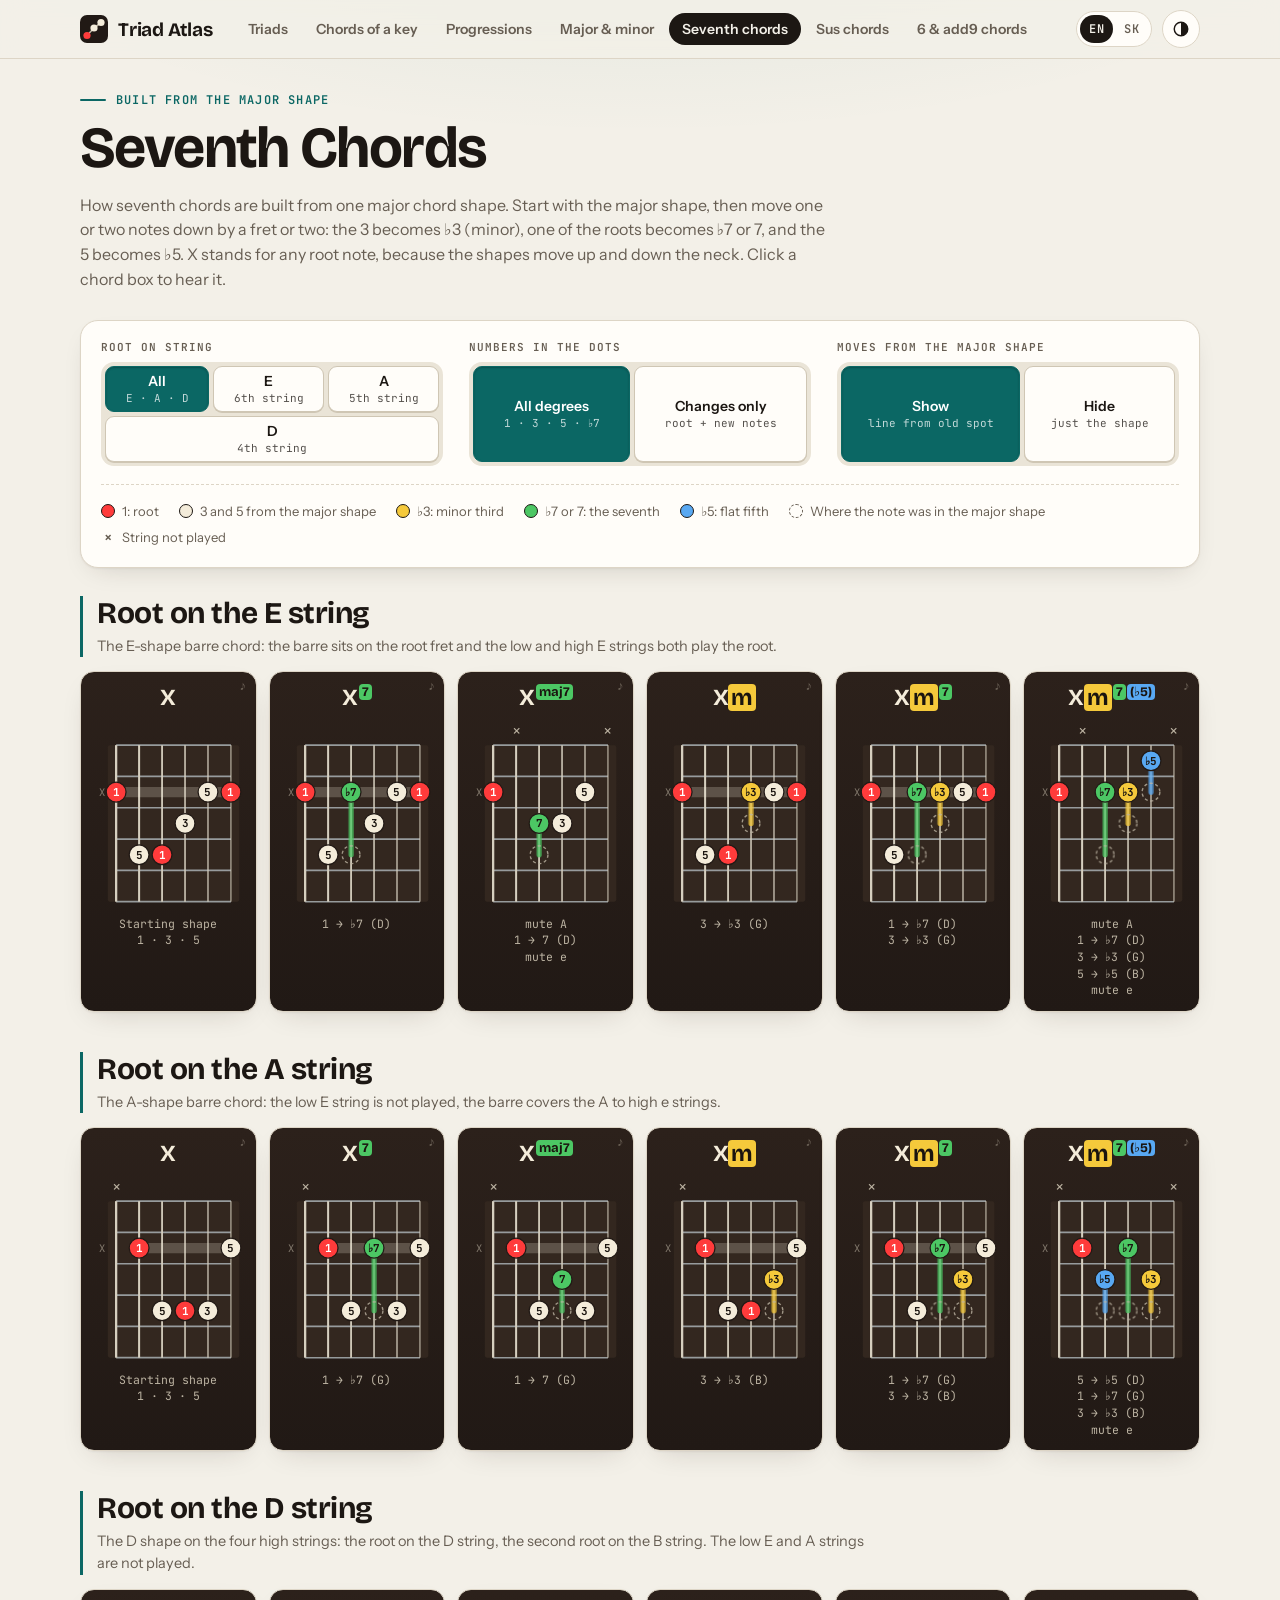
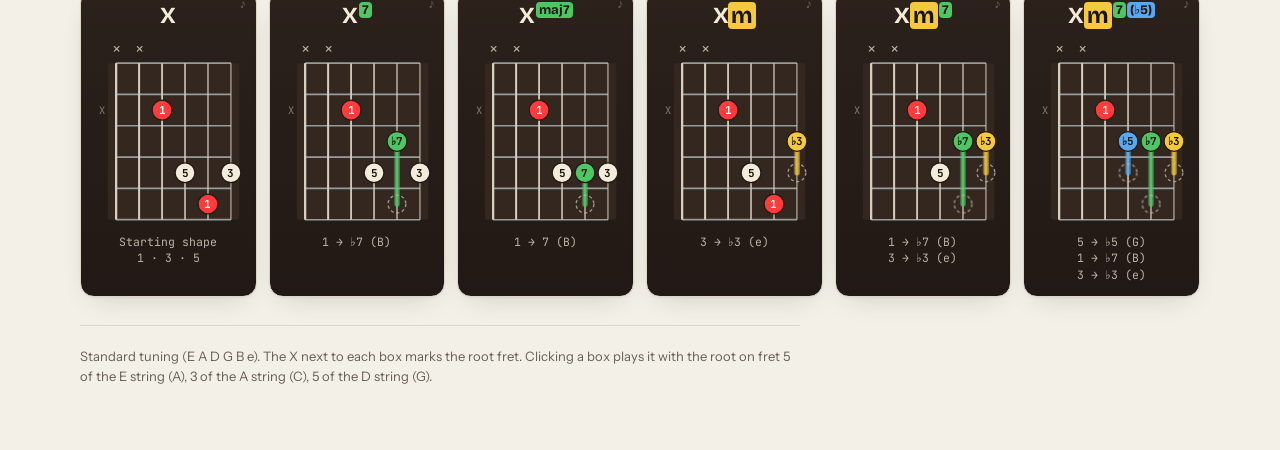
<file: seventh-chords.html>
<!doctype html>
<html lang="en">
<head>
<meta charset="utf-8">
<meta name="viewport" content="width=device-width,initial-scale=1,viewport-fit=cover">
<title>Seventh Chords · Triad Atlas</title>
<meta name="description" content="How guitar seventh chords are built from one major chord shape, with the root on the E, A or D string.">
<link rel="icon" href="data:image/svg+xml,%3Csvg xmlns='http://www.w3.org/2000/svg' viewBox='0 0 28 28'%3E%3Crect width='28' height='28' rx='7' fill='%23211915'/%3E%3Cpath d='M7 20.5 14 13l7-5.5' fill='none' stroke='%23BDB4A3' stroke-width='1.6'/%3E%3Ccircle cx='7' cy='20.5' r='3.6' fill='%23FF3B3B'/%3E%3Ccircle cx='14' cy='13' r='3.6' fill='%23F4ECDA'/%3E%3Ccircle cx='21' cy='7.5' r='3.6' fill='%23F4ECDA'/%3E%3C/svg%3E">
<link rel="preconnect" href="https://fonts.googleapis.com">
<link rel="preconnect" href="https://fonts.gstatic.com" crossorigin>
<link href="https://fonts.googleapis.com/css2?family=Bricolage+Grotesque:opsz,wght@12..96,600;12..96,700&family=Instrument+Sans:wght@400;500;600&family=JetBrains+Mono:wght@400;600&display=swap" rel="stylesheet">
<!-- site.css = the shared look (colours, fonts, buttons, chord boxes). lang-sk.js = all Slovak texts. site.js = the top menu, the EN/SK switch and the light/dark button. -->
<link rel="stylesheet" href="site.css">
<script src="lang-sk.js"></script>
<script src="site.js"></script>
<style>
/* Only this page: six chord boxes per root string. Small screens: major family on top, minor family below. */
@media (min-width:1000px){.cards{grid-template-columns:repeat(6,minmax(0,1fr))}}
</style>
</head>
<body>

<main class="sheet">
  <header class="hero">
    <p class="eyebrow">Built from the major shape</p>
    <h1>Seventh Chords</h1>
    <p class="intro">How seventh chords are built from one major chord shape. Start with the major shape, then move one or two notes down by a fret or two: the 3 becomes ♭3 (minor), one of the roots becomes ♭7 or 7, and the 5 becomes ♭5. X stands for any root note, because the shapes move up and down the neck. Click a chord box to hear it.</p>
  </header>

  <div class="panel">
  <section class="controls" aria-label="Display settings">
    <div class="grp"><h2 class="lab">Root on string</h2><div class="seg" id="strs" role="group" aria-label="Root string"></div></div>
    <div class="grp"><h2 class="lab">Numbers in the dots</h2><div class="seg" id="labels" role="group" aria-label="Dot labels"></div></div>
    <div class="grp"><h2 class="lab">Moves from the major shape</h2><div class="seg" id="moves" role="group" aria-label="Show moves"></div></div>
  </section>

  <ul class="legend">
    <li><span class="sw root"></span>1: root</li>
    <li><span class="sw tri"></span>3 and 5 from the major shape</li>
    <li><span class="sw c3"></span>♭3: minor third</li>
    <li><span class="sw c7"></span>♭7 or 7: the seventh</li>
    <li><span class="sw c5"></span>♭5: flat fifth</li>
    <li><span class="sw ghost"></span>Where the note was in the major shape</li>
    <li><span class="xmark">×</span>String not played</li>
  </ul>
  </div>

  <div id="bands" class="bands"></div>

  <p class="foot" id="foot"></p>
</main>

<script>
// ---- Settings you can change ------------------------------------------------
const TUNING = [40, 45, 50, 55, 59, 64];      // open strings as MIDI numbers, low E to high e (standard tuning)
const STRING_NAMES = ['E', 'A', 'D', 'G', 'B', 'e'];
const FRET_WINDOW = [-1, 3];                   // frets drawn in each box, counted from the root fret (0): one above it, three below it
// Chord types, in the order they are shown. parts = the coloured bits of the name after X:
// [text, colour (c3 = yellow, c7 = green, c5 = blue), 1 = written small and raised].
const CHORD_TYPES = [
  { key: 'maj',  parts: [] },
  { key: '7',    parts: [['7', 'c7', 1]] },
  { key: 'maj7', parts: [['maj7', 'c7', 1]] },
  { key: 'm',    parts: [['m', 'c3', 0]] },
  { key: 'm7',   parts: [['m', 'c3', 0], ['7', 'c7', 1]] },
  { key: 'm7b5', parts: [['m', 'c3', 0], ['7', 'c7', 1], ['(♭5)', 'c5', 1]] }
];
// The shapes. root = string with the lowest root (0 = low E). Frets are counted from the root fret:
// 0 = the root fret, 1 = one fret higher, -1 = one fret lower, null = string not played.
// barre = [from string, to string] laid flat across the root fret, or null.
// The numbers under each chord (1, 5, ♭7 ...) are worked out from the frets, so only the frets need changing.
const SHAPES = [
  { root: 0, title: 'Root on the E string', note: 'The E-shape barre chord: the barre sits on the root fret and the low and high E strings both play the root.',
    play: 5,   // the fret used when you click to listen (5 = A)
    chords: {
      maj:  { frets: [0, 2, 2, 1, 0, 0],       barre: [0, 5] },
      m:    { frets: [0, 2, 2, 0, 0, 0],       barre: [0, 5] },
      7:    { frets: [0, 2, 0, 1, 0, 0],       barre: [0, 5] },
      m7:   { frets: [0, 2, 0, 0, 0, 0],       barre: [0, 5] },
      maj7: { frets: [0, null, 1, 1, 0, null], barre: null },
      m7b5: { frets: [0, null, 0, 0, -1, null], barre: null }
    } },
  { root: 1, title: 'Root on the A string', note: 'The A-shape barre chord: the low E string is not played, the barre covers the A to high e strings.',
    play: 3,   // 3 = C
    chords: {
      maj:  { frets: [null, 0, 2, 2, 2, 0],    barre: [1, 5] },
      m:    { frets: [null, 0, 2, 2, 1, 0],    barre: [1, 5] },
      7:    { frets: [null, 0, 2, 0, 2, 0],    barre: [1, 5] },
      m7:   { frets: [null, 0, 2, 0, 1, 0],    barre: [1, 5] },
      maj7: { frets: [null, 0, 2, 1, 2, 0],    barre: [1, 5] },
      m7b5: { frets: [null, 0, 1, 0, 1, null], barre: null }
    } },
  { root: 2, title: 'Root on the D string', note: 'The D shape on the four high strings: the root on the D string, the second root on the B string. The low E and A strings are not played.',
    play: 5,   // 5 = G
    chords: {
      maj:  { frets: [null, null, 0, 2, 3, 2], barre: null },
      m:    { frets: [null, null, 0, 2, 3, 1], barre: null },
      7:    { frets: [null, null, 0, 2, 1, 2], barre: null },
      m7:   { frets: [null, null, 0, 2, 1, 1], barre: null },
      maj7: { frets: [null, null, 0, 2, 2, 2], barre: null },
      m7b5: { frets: [null, null, 0, 1, 1, 1], barre: null }
    } }
];
// -----------------------------------------------------------------------------

// semitones above the root -> degree, and the colour a changed note gets
const DEGREES = { 0: '1', 3: '♭3', 4: '3', 6: '♭5', 7: '5', 10: '♭7', 11: '7' };
const DEG_COLOUR = { '♭3': 'c3', '♭7': 'c7', '7': 'c7', '♭5': 'c5' };
const NOTE_NAMES = ['C', 'C♯', 'D', 'E♭', 'E', 'F', 'F♯', 'G', 'A♭', 'A', 'B♭', 'B'];
const $ = id => document.getElementById(id);
const state = { str: 'all', labels: 'all', moves: true };

// degree of the note on string s, fret f (counted from the root fret), e.g. '♭7'
const degreeOf = (shape, s, f) => DEGREES[(((TUNING[s] + f - TUNING[shape.root]) % 12) + 12) % 12] || '?';

// Chord box geometry (svg units)
const SG = 22, FH = 30, LEFT = 26, TOPY = 26, R = 9.5;
const NROWS = FRET_WINDOW[1] - FRET_WINDOW[0] + 1;
const BOX_W = LEFT + 5 * SG + 16, BOX_H = TOPY + NROWS * FH + 8;
const xs = s => LEFT + s * SG;
const fy = f => TOPY + (f - FRET_WINDOW[0] + 0.5) * FH;      // middle of the fret space

function boxSVG(shape, key) {
  const ch = shape.chords[key], maj = shape.chords.maj;
  let s = `<svg class="cb" viewBox="0 0 ${BOX_W} ${BOX_H}" aria-hidden="true">`;
  s += `<rect class="cb-wood" x="${LEFT - 8}" y="${TOPY}" width="${5 * SG + 16}" height="${NROWS * FH}" rx="2"/>`;
  for (let r = 0; r <= NROWS; r++) s += `<line class="cb-wire" x1="${LEFT}" x2="${xs(5)}" y1="${TOPY + r * FH}" y2="${TOPY + r * FH}"/>`;
  for (let k = 0; k < 6; k++) {
    s += `<line class="cb-string" x1="${xs(k)}" x2="${xs(k)}" y1="${TOPY}" y2="${TOPY + NROWS * FH}" style="stroke-width:${(2.2 - k * 0.25).toFixed(2)}"/>`;
    if (ch.frets[k] === null) s += `<text class="cb-x" x="${xs(k)}" y="${TOPY - 9}">×</text>`;
  }
  s += `<text class="cb-fret" x="${LEFT - 11}" y="${fy(0)}" dy=".35em">X</text>`;   // marks the root fret
  if (ch.barre) s += `<line class="cb-barre" x1="${xs(ch.barre[0])}" x2="${xs(ch.barre[1])}" y1="${fy(0)}" y2="${fy(0)}"/>`;
  // moves: a coloured line from where the note sat in the major shape, and a dashed ring there
  const changed = k => ch.frets[k] !== null && maj.frets[k] !== null && ch.frets[k] !== maj.frets[k];
  if (state.moves) ch.frets.forEach((f, k) => {
    if (!changed(k)) return;
    const col = DEG_COLOUR[degreeOf(shape, k, f)] || 'c7';
    s += `<line class="cb-move s-${col}" x1="${xs(k)}" x2="${xs(k)}" y1="${fy(maj.frets[k])}" y2="${fy(f)}"/>`;
    s += `<circle class="cb-ghost" cx="${xs(k)}" cy="${fy(maj.frets[k])}" r="${R - 1}"/>`;
  });
  ch.frets.forEach((f, k) => {
    if (f === null) return;
    const d = degreeOf(shape, k, f), isRoot = d === '1';
    const fill = isRoot ? 'f-root' : DEG_COLOUR[d] ? 'f-' + DEG_COLOUR[d] : 'f-tri';
    // a changed note is wrapped in a group that slides in from its old place (the animation is in site.css)
    s += state.moves && changed(k) ? `<g class="cb-mv" style="--dy:${fy(maj.frets[k]) - fy(f)}px">` : '<g>';
    s += `<circle class="cb-dot ${fill}" cx="${xs(k)}" cy="${fy(f)}" r="${R}"/>`;
    const show = state.labels === 'all' || isRoot || DEG_COLOUR[d];
    if (show) s += `<text class="cb-txt${isRoot ? ' root' : ''}" x="${xs(k)}" y="${fy(f)}" dy=".35em">${d}</text>`;
    s += '</g>';
  });
  return s + '</svg>';
}

// What changed compared with the major shape, e.g. "1 → ♭7 (D string)"
function howText(shape, key) {
  if (key === 'maj') return T('Starting shape') + '<br>1 · 3 · 5';
  const ch = shape.chords[key], maj = shape.chords.maj, out = [];
  ch.frets.forEach((f, k) => {
    const m = maj.frets[k];
    if (f === null && m !== null) out.push(T('mute {s}', { s: STRING_NAMES[k] }));
    else if (f !== null && m !== null && f !== m) out.push(`${degreeOf(shape, k, m)} → ${degreeOf(shape, k, f)} (${STRING_NAMES[k]})`);
  });
  return out.join('<br>');
}

const nameHTML = t => 'X' + t.parts.map(([txt, col, sup]) => sup ? `<sup><span class="${col}">${txt}</span></sup>` : `<span class="${col}">${txt}</span>`).join('');
const plainName = t => 'X' + t.parts.map(p => p[0]).join('');

function render() {
  document.querySelectorAll('[data-act]').forEach(b => {
    const cur = { str: state.str, labels: state.labels, moves: state.moves ? 'on' : 'off' };
    b.setAttribute('aria-pressed', String(String(cur[b.dataset.act]) === b.dataset.v));
  });
  $('bands').innerHTML = SHAPES.map((shape, i) => {
    if (state.str !== 'all' && +state.str !== i) return '';
    const cards = CHORD_TYPES.map(t => {
      const deg = shape.chords[t.key].frets.map((f, k) => f === null ? '×' : degreeOf(shape, k, f)).join(' ');
      return `<button type="button" class="card" data-play="${i}.${t.key}" aria-label="${T('Play {name}, root on the {s} string: {deg}', { name: plainName(t), s: STRING_NAMES[shape.root], deg })}">
        <span class="cname">${nameHTML(t)}</span>${boxSVG(shape, t.key)}<span class="how">${howText(shape, t.key)}</span></button>`;
    }).join('');
    return `<section class="band" aria-label="${T(shape.title)}"><div class="band-head"><h2>${T(shape.title)}</h2><p>${T(shape.note)}</p></div><div class="cards">${cards}</div></section>`;
  }).join('');
  $('foot').textContent = T('Standard tuning (E A D G B e). The X next to each box marks the root fret. Clicking a box plays it with the root on fret {list}.', { list: SHAPES.map(sh => T('{fret} of the {s} string ({note})', { fret: sh.play, s: STRING_NAMES[sh.root], note: NOTE_NAMES[(TUNING[sh.root] + sh.play) % 12] })).join(', ') });
}

// ---- Sound ---------------------------------------------------------------
// The tone itself (Sound.notes, Sound.tick) is in site.js, shared by every page.
function playChord(shape, key) {
  window.Sound.notes(shape.chords[key].frets.map((f, k) => f === null ? null : TUNING[k] + shape.play + f).filter(m => m !== null));
}

// ---- Controls --------------------------------------------------------------
// label and sub are translated by T() when lang-sk.js knows them
const chip = (act, v, label, sub) =>
  `<button type="button" class="chip" data-act="${act}" data-v="${v}" aria-pressed="false">${T(label)}${sub ? `<small>${T(sub)}</small>` : ''}</button>`;
$('strs').innerHTML = chip('str', 'all', 'All', 'E · A · D') + SHAPES.map((sh, i) => chip('str', i, STRING_NAMES[sh.root], T('{n}th string', { n: 6 - sh.root }))).join('');
$('labels').innerHTML = chip('labels', 'all', 'All degrees', '1 · 3 · 5 · ♭7') + chip('labels', 'changes', 'Changes only', 'root + new notes');
$('moves').innerHTML = chip('moves', 'on', 'Show', 'line from old spot') + chip('moves', 'off', 'Hide', 'just the shape');

document.addEventListener('click', e => {
  const p = e.target.closest('[data-play]');
  if (p) { const [i, key] = p.dataset.play.split('.'); playChord(SHAPES[+i], key); return; }
  const b = e.target.closest('[data-act]');
  if (!b) return;
  const a = b.dataset.act, v = b.dataset.v;
  if (a === 'str') state.str = v;
  else if (a === 'labels') state.labels = v;
  else if (a === 'moves') state.moves = v === 'on';
  render();
});

render();
</script>

</body></html>
</file>
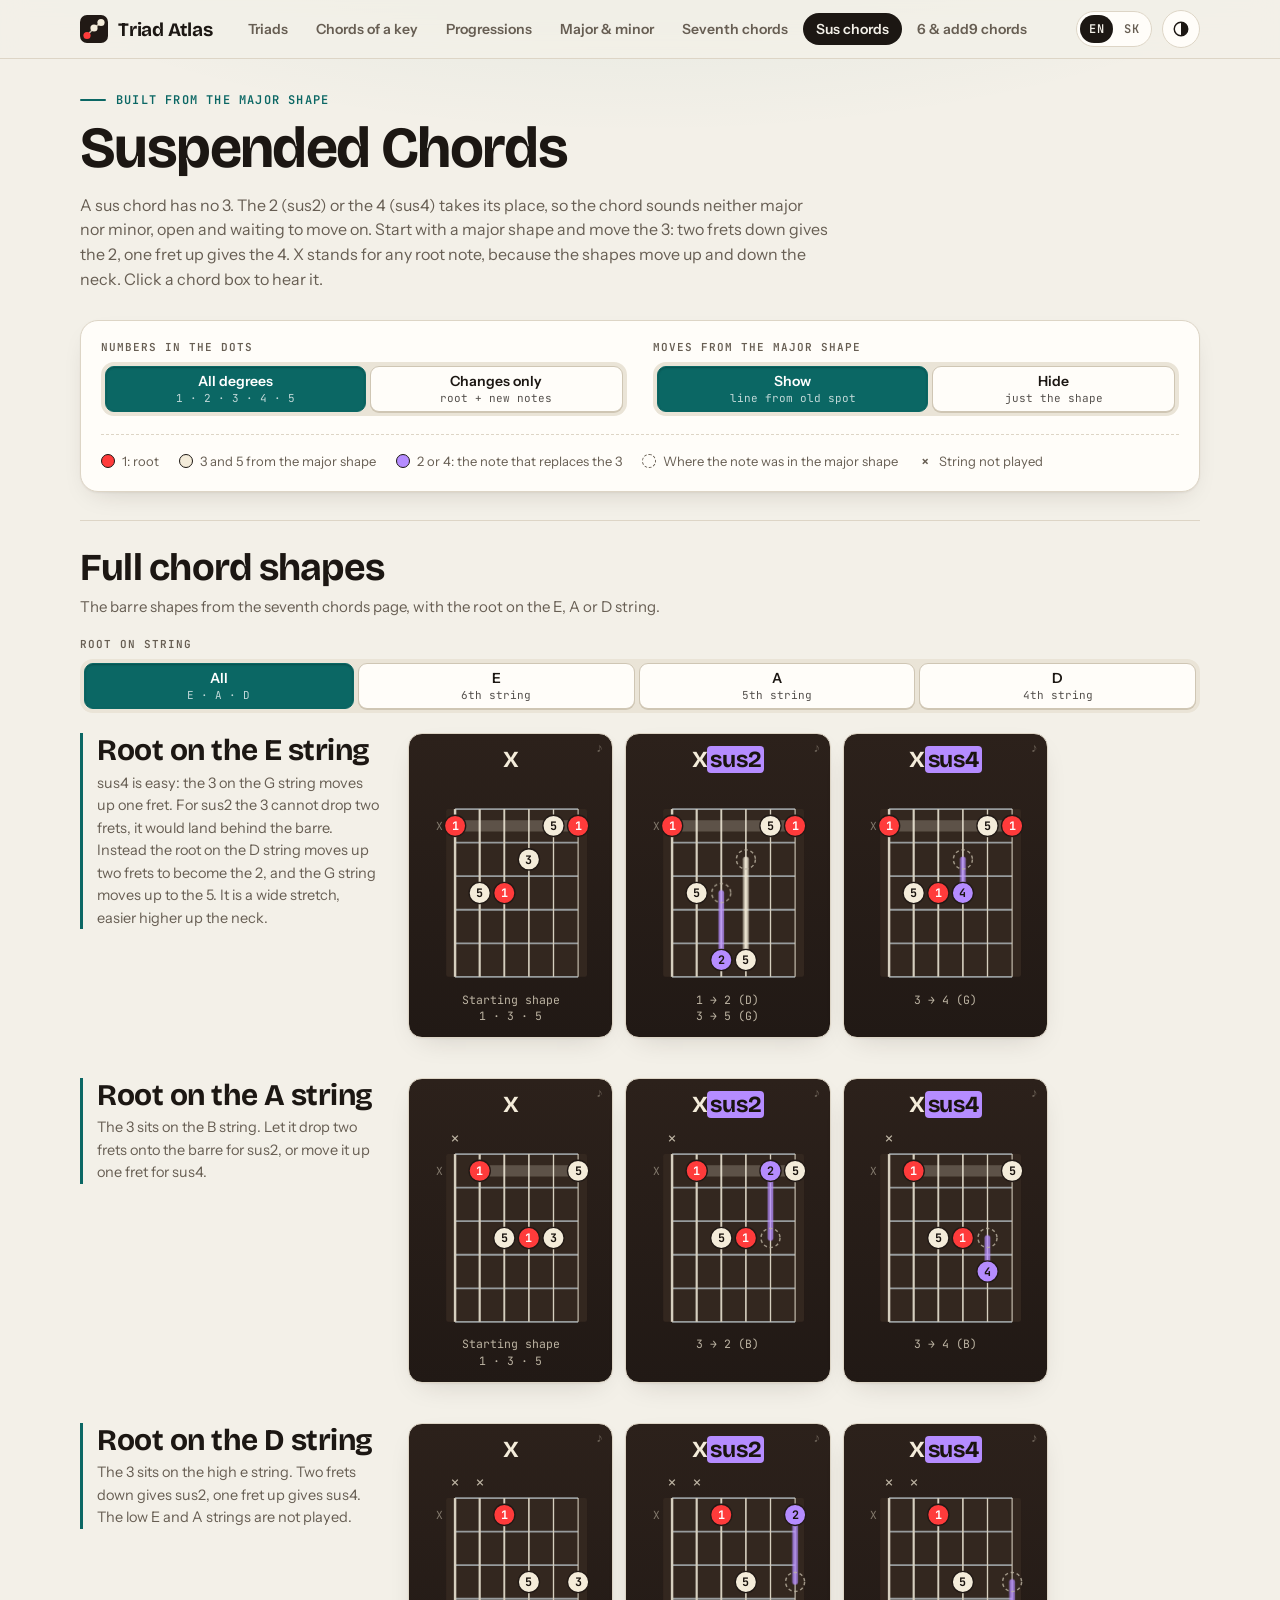
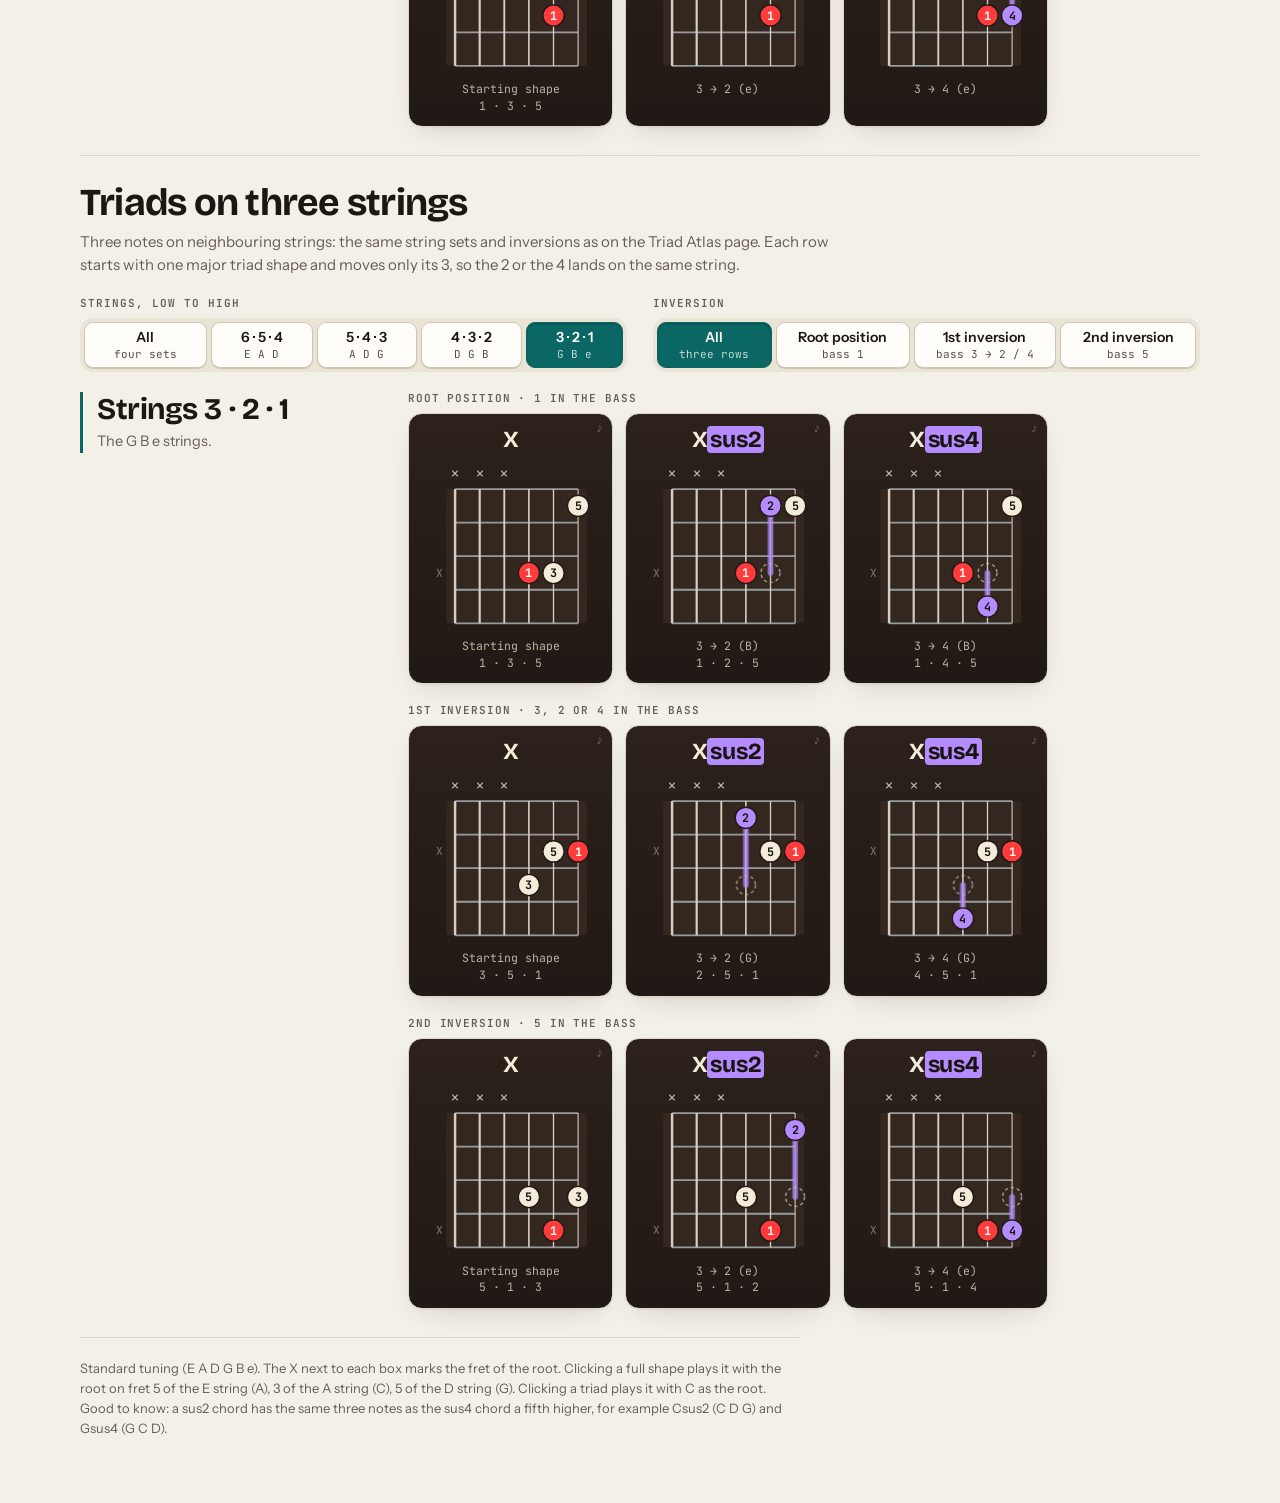
<file: sus-chords.html>
<!doctype html>
<html lang="en">
<head>
<meta charset="utf-8">
<meta name="viewport" content="width=device-width,initial-scale=1,viewport-fit=cover">
<title>Sus Chords · Triad Atlas</title>
<meta name="description" content="Sus2 and sus4 guitar chords built from the major shape: full shapes and three-string triads in every inversion.">
<link rel="icon" href="data:image/svg+xml,%3Csvg xmlns='http://www.w3.org/2000/svg' viewBox='0 0 28 28'%3E%3Crect width='28' height='28' rx='7' fill='%23211915'/%3E%3Cpath d='M7 20.5 14 13l7-5.5' fill='none' stroke='%23BDB4A3' stroke-width='1.6'/%3E%3Ccircle cx='7' cy='20.5' r='3.6' fill='%23FF3B3B'/%3E%3Ccircle cx='14' cy='13' r='3.6' fill='%23F4ECDA'/%3E%3Ccircle cx='21' cy='7.5' r='3.6' fill='%23F4ECDA'/%3E%3C/svg%3E">
<link rel="preconnect" href="https://fonts.googleapis.com">
<link rel="preconnect" href="https://fonts.gstatic.com" crossorigin>
<link href="https://fonts.googleapis.com/css2?family=Bricolage+Grotesque:opsz,wght@12..96,600;12..96,700&family=Instrument+Sans:wght@400;500;600&family=JetBrains+Mono:wght@400;600&display=swap" rel="stylesheet">
<!-- site.css = the shared look (colours, fonts, buttons, chord boxes). lang-sk.js = all Slovak texts. site.js = the top menu, the EN/SK switch and the light/dark button. -->
<link rel="stylesheet" href="site.css">
<script src="lang-sk.js"></script>
<script src="site.js"></script>
<style>
/* Only this page: on wide screens the explanation sits on the left and the three chord boxes on the right. */
.cards{max-width:640px}
@media (min-width:1000px){.band{grid-template-columns:minmax(0,300px) minmax(0,1fr); gap:28px; align-items:start}}
</style>
</head>
<body>

<main class="sheet">
  <header class="hero">
    <p class="eyebrow">Built from the major shape</p>
    <h1>Suspended Chords</h1>
    <p class="intro">A sus chord has no 3. The 2 (sus2) or the 4 (sus4) takes its place, so the chord sounds neither major nor minor, open and waiting to move on. Start with a major shape and move the 3: two frets down gives the 2, one fret up gives the 4. X stands for any root note, because the shapes move up and down the neck. Click a chord box to hear it.</p>
  </header>

  <div class="panel">
  <section class="controls" aria-label="Display settings">
    <div class="grp"><h2 class="lab">Numbers in the dots</h2><div class="seg" id="labels" role="group" aria-label="Dot labels"></div></div>
    <div class="grp"><h2 class="lab">Moves from the major shape</h2><div class="seg" id="moves" role="group" aria-label="Show moves"></div></div>
  </section>

  <ul class="legend">
    <li><span class="sw root"></span>1: root</li>
    <li><span class="sw tri"></span>3 and 5 from the major shape</li>
    <li><span class="sw sus"></span>2 or 4: the note that replaces the 3</li>
    <li><span class="sw ghost"></span>Where the note was in the major shape</li>
    <li><span class="xmark">×</span>String not played</li>
  </ul>
  </div>

  <section class="part" aria-labelledby="part-full">
    <div class="part-head">
      <h2 id="part-full">Full chord shapes</h2>
      <p>The barre shapes from the seventh chords page, with the root on the E, A or D string.</p>
    </div>
    <div class="grp"><h3 class="lab">Root on string</h3><div class="seg" id="strs" role="group" aria-label="Root string"></div></div>
    <div id="bands" class="bands"></div>
  </section>

  <section class="part" aria-labelledby="part-tri">
    <div class="part-head">
      <h2 id="part-tri">Triads on three strings</h2>
      <p>Three notes on neighbouring strings: the same string sets and inversions as on the Triad Atlas page. Each row starts with one major triad shape and moves only its 3, so the 2 or the 4 lands on the same string.</p>
    </div>
    <div class="controls">
      <div class="grp"><h3 class="lab">Strings, low to high</h3><div class="seg" id="sets" role="group" aria-label="String set"></div></div>
      <div class="grp"><h3 class="lab">Inversion</h3><div class="seg" id="invs" role="group" aria-label="Inversion"></div></div>
    </div>
    <div id="tbands" class="bands"></div>
  </section>

  <p class="foot" id="foot"></p>
</main>

<script>
// ---- Settings you can change ------------------------------------------------
const TUNING = [40, 45, 50, 55, 59, 64];      // open strings as MIDI numbers, low E to high e (standard tuning)
const STRING_NAMES = ['E', 'A', 'D', 'G', 'B', 'e'];
const FRET_WINDOW = [0, 4];                    // frets drawn in the full-shape boxes, counted from the root fret (0): the root fret and four below it
const TRIAD_ROWS = 4;                          // how many frets each triad box shows
const STRING_SETS = [[0, 1, 2], [1, 2, 3], [2, 3, 4], [3, 4, 5]];   // three-string sets for the triads, 0 = low E string
const START_SET = '3';                         // string set shown when the page opens: 'all', or 0 to 3 in the list above (3 = strings 3 · 2 · 1)
const TRIAD_PLAY_ROOT = 0;                     // root note used when you click a triad box: 0 = C, 2 = D, 4 = E, 5 = F, 7 = G, 9 = A, 11 = B
// Chord types, in the order they are shown. parts = the coloured bits of the name after X:
// [text, colour (sus = violet), 1 = written small and raised].
// third = how many frets the 3 of a major triad moves (used for the triads): -2 = two frets down to the 2, 1 = one fret up to the 4.
const CHORD_TYPES = [
  { key: 'maj',  parts: [],                  third: 0 },
  { key: 'sus2', parts: [['sus2', 'sus', 0]], third: -2 },
  { key: 'sus4', parts: [['sus4', 'sus', 0]], third: 1 }
];
// The full shapes. root = string with the lowest root (0 = low E). Frets are counted from the root fret:
// 0 = the root fret, 1 = one fret higher, -1 = one fret lower, null = string not played.
// barre = [from string, to string] laid flat across the root fret, or null.
// The numbers under each chord (1, 2, 5 ...) are worked out from the frets, so only the frets need changing.
const SHAPES = [
  { root: 0, title: 'Root on the E string', note: 'sus4 is easy: the 3 on the G string moves up one fret. For sus2 the 3 cannot drop two frets, it would land behind the barre. Instead the root on the D string moves up two frets to become the 2, and the G string moves up to the 5. It is a wide stretch, easier higher up the neck.',
    play: 5,   // the fret used when you click to listen (5 = A)
    chords: {
      maj:  { frets: [0, 2, 2, 1, 0, 0],       barre: [0, 5] },
      sus2: { frets: [0, 2, 4, 4, 0, 0],       barre: [0, 5] },
      sus4: { frets: [0, 2, 2, 2, 0, 0],       barre: [0, 5] }
    } },
  { root: 1, title: 'Root on the A string', note: 'The 3 sits on the B string. Let it drop two frets onto the barre for sus2, or move it up one fret for sus4.',
    play: 3,   // 3 = C
    chords: {
      maj:  { frets: [null, 0, 2, 2, 2, 0],    barre: [1, 5] },
      sus2: { frets: [null, 0, 2, 2, 0, 0],    barre: [1, 5] },
      sus4: { frets: [null, 0, 2, 2, 3, 0],    barre: [1, 5] }
    } },
  { root: 2, title: 'Root on the D string', note: 'The 3 sits on the high e string. Two frets down gives sus2, one fret up gives sus4. The low E and A strings are not played.',
    play: 5,   // 5 = G
    chords: {
      maj:  { frets: [null, null, 0, 2, 3, 2], barre: null },
      sus2: { frets: [null, null, 0, 2, 3, 0], barre: null },
      sus4: { frets: [null, null, 0, 2, 3, 3], barre: null }
    } }
];
// -----------------------------------------------------------------------------

// semitones above the root -> degree, and the colour a new note gets
const DEGREES = { 0: '1', 2: '2', 4: '3', 5: '4', 7: '5' };
const DEG_COLOUR = { '2': 'sus', '4': 'sus' };
const NOTE_NAMES = ['C', 'C♯', 'D', 'E♭', 'E', 'F', 'F♯', 'G', 'A♭', 'A', 'B♭', 'B'];
const INV_NAMES = ['Root position', '1st inversion', '2nd inversion'];
const INV_ROWS = ['Root position · 1 in the bass', '1st inversion · 3, 2 or 4 in the bass', '2nd inversion · 5 in the bass'];
const $ = id => document.getElementById(id);
const state = { labels: 'all', moves: true, str: 'all', set: String(START_SET), inv: 'all' };
const mod12 = n => ((n % 12) + 12) % 12;

// degree of the note on string s, fret f (both counted from the root fret on rootStr), e.g. '4'
const degreeOf = (rootStr, s, f) => DEGREES[mod12(TUNING[s] + f - TUNING[rootStr])] || '?';
const setLabel = strs => strs.map(s => 6 - s).join(' · ');
const setNotes = strs => strs.map(s => STRING_NAMES[s]).join(' ');

// One close-position major triad on three strings and its sus2 and sus4 (only the 3 moves).
// Frets are counted from the fret of the root, like the full shapes. inv: 0 = root position, 1 = 3 in the bass, 2 = 5 in the bass.
function triadRow(strs, inv) {
  const iv = [0, 4, 7], tones = [0, 1, 2].map(k => (k + inv) % 3);
  const p = [iv[tones[0]]];
  for (let j = 1; j < 3; j++) { let x = iv[tones[j]]; while (x <= p[j - 1]) x += 12; p.push(x); }
  const rj = tones.indexOf(0), j3 = tones.indexOf(1), root = strs[rj];
  const maj = Array(6).fill(null);
  strs.forEach((s, j) => { maj[s] = p[j] - p[rj] + TUNING[root] - TUNING[s]; });
  const chords = {};
  CHORD_TYPES.forEach(t => { const f = maj.slice(); f[strs[j3]] += t.third; chords[t.key] = { frets: f, barre: null }; });
  return { root, strs, inv, chords };
}

// Chord box geometry (svg units)
const SG = 22, FH = 30, LEFT = 26, TOPY = 26, R = 9.5;
const BOX_W = LEFT + 5 * SG + 16;
const xs = s => LEFT + s * SG;

// o = { frets, from (the major frets), barre, root (string of the root), win: [first fret, last fret] }
function boxSVG(o) {
  const [lo, hi] = o.win, rows = hi - lo + 1, H = TOPY + rows * FH + 8;
  const fy = f => TOPY + (f - lo + 0.5) * FH;      // middle of the fret space
  let s = `<svg class="cb" viewBox="0 0 ${BOX_W} ${H}" aria-hidden="true">`;
  s += `<rect class="cb-wood" x="${LEFT - 8}" y="${TOPY}" width="${5 * SG + 16}" height="${rows * FH}" rx="2"/>`;
  for (let r = 0; r <= rows; r++) s += `<line class="cb-wire" x1="${LEFT}" x2="${xs(5)}" y1="${TOPY + r * FH}" y2="${TOPY + r * FH}"/>`;
  for (let k = 0; k < 6; k++) {
    s += `<line class="cb-string" x1="${xs(k)}" x2="${xs(k)}" y1="${TOPY}" y2="${TOPY + rows * FH}" style="stroke-width:${(2.2 - k * 0.25).toFixed(2)}"/>`;
    if (o.frets[k] === null) s += `<text class="cb-x" x="${xs(k)}" y="${TOPY - 9}">×</text>`;
  }
  s += `<text class="cb-fret" x="${LEFT - 11}" y="${fy(0)}" dy=".35em">X</text>`;   // marks the root fret
  if (o.barre) s += `<line class="cb-barre" x1="${xs(o.barre[0])}" x2="${xs(o.barre[1])}" y1="${fy(0)}" y2="${fy(0)}"/>`;
  // moves: a coloured line from where the note sat in the major shape, and a dashed ring there
  const changed = k => o.frets[k] !== null && o.from[k] !== null && o.frets[k] !== o.from[k];
  if (state.moves) o.frets.forEach((f, k) => {
    if (!changed(k)) return;
    const col = DEG_COLOUR[degreeOf(o.root, k, f)] || 'tri';
    s += `<line class="cb-move s-${col}" x1="${xs(k)}" x2="${xs(k)}" y1="${fy(o.from[k])}" y2="${fy(f)}"/>`;
    s += `<circle class="cb-ghost" cx="${xs(k)}" cy="${fy(o.from[k])}" r="${R - 1}"/>`;
  });
  o.frets.forEach((f, k) => {
    if (f === null) return;
    const d = degreeOf(o.root, k, f), isRoot = d === '1';
    const fill = isRoot ? 'f-root' : DEG_COLOUR[d] ? 'f-' + DEG_COLOUR[d] : 'f-tri';
    // a changed note is wrapped in a group that slides in from its old place (the animation is in site.css)
    s += state.moves && changed(k) ? `<g class="cb-mv" style="--dy:${fy(o.from[k]) - fy(f)}px">` : '<g>';
    s += `<circle class="cb-dot ${fill}" cx="${xs(k)}" cy="${fy(f)}" r="${R}"/>`;
    const show = state.labels === 'all' || isRoot || DEG_COLOUR[d] || changed(k);
    if (show) s += `<text class="cb-txt${isRoot ? ' root' : ''}" x="${xs(k)}" y="${fy(f)}" dy=".35em">${d}</text>`;
    s += '</g>';
  });
  return s + '</svg>';
}

// What changed compared with the major shape, e.g. "3 → 4 (B)"
function moveLines(o) {
  const out = [];
  o.frets.forEach((f, k) => {
    const m = o.from[k];
    if (f === null && m !== null) out.push(T('mute {s}', { s: STRING_NAMES[k] }));
    else if (f !== null && m !== null && f !== m) out.push(`${degreeOf(o.root, k, m)} → ${degreeOf(o.root, k, f)} (${STRING_NAMES[k]})`);
  });
  return out;
}
const degreeList = o => o.frets.map((f, k) => f === null ? null : degreeOf(o.root, k, f)).filter(d => d !== null);

const nameHTML = t => 'X' + t.parts.map(([txt, col, sup]) => sup ? `<sup><span class="${col}">${txt}</span></sup>` : `<span class="${col}">${txt}</span>`).join('');
const plainName = t => 'X' + t.parts.map(p => p[0]).join('');

// every card's notes, so a click can play them (filled in by render)
let sounds = [];
function card(t, o, how, label, pitches) {
  const i = sounds.push(pitches) - 1;
  return `<button type="button" class="card" data-play="${i}" aria-label="${label}">
    <span class="cname">${nameHTML(t)}</span>${boxSVG(o)}<span class="how">${how}</span></button>`;
}
const fretsOf = row => CHORD_TYPES.flatMap(t => row.chords[t.key].frets).filter(f => f !== null);

function fullBand(shape, i) {
  const all = fretsOf(shape);
  const win = [Math.min(FRET_WINDOW[0], ...all), Math.max(FRET_WINDOW[1], ...all)];
  const cards = CHORD_TYPES.map(t => {
    const ch = shape.chords[t.key];
    const o = { frets: ch.frets, from: shape.chords.maj.frets, barre: ch.barre, root: shape.root, win };
    const how = t.key === 'maj' ? T('Starting shape') + '<br>1 · 3 · 5' : moveLines(o).join('<br>');
    const pitches = ch.frets.map((f, k) => f === null ? null : TUNING[k] + shape.play + f).filter(m => m !== null);
    return card(t, o, how, T('Play {name}, root on the {s} string: {deg}', { name: plainName(t), s: STRING_NAMES[shape.root], deg: degreeList(o).join(' ') }), pitches);
  }).join('');
  return `<section class="band" aria-label="${T(shape.title)}"><div class="band-head"><h3>${T(shape.title)}</h3><p>${T(shape.note)}</p></div><div class="cards">${cards}</div></section>`;
}

function triadBand(strs) {
  const rows = [0, 1, 2].filter(inv => state.inv === 'all' || +state.inv === inv).map(inv => {
    const row = triadRow(strs, inv), all = fretsOf(row);
    const lo = Math.min(...all), win = [lo, Math.max(lo + TRIAD_ROWS - 1, ...all)];
    // the fret of the root when you click: the first one that keeps every note of the row on fret 1 or higher
    let rootFret = 0;
    while (mod12(TUNING[row.root] + rootFret) !== TRIAD_PLAY_ROOT || rootFret + lo < 1) rootFret++;
    const cards = CHORD_TYPES.map(t => {
      const ch = row.chords[t.key];
      const o = { frets: ch.frets, from: row.chords.maj.frets, barre: null, root: row.root, win };
      const stack = degreeList(o).join(' · ');
      const how = t.key === 'maj' ? `${T('Starting shape')}<br>${stack}` : `${moveLines(o).join('<br>')}<br>${stack}`;
      const pitches = ch.frets.map((f, k) => f === null ? null : TUNING[k] + rootFret + f).filter(m => m !== null);
      return card(t, o, how, T('Play {name}, {inv} on strings {set}: {deg}', { name: plainName(t), inv: T(INV_NAMES[inv]).toLowerCase(), set: setLabel(strs), deg: degreeList(o).join(' ') }), pitches);
    }).join('');
    return `<h4 class="rowlab">${T(INV_ROWS[inv])}</h4>${cards}`;
  }).join('');
  const title = T('Strings {set}', { set: setLabel(strs) });
  return `<section class="band" aria-label="${title}"><div class="band-head"><h3>${title}</h3><p>${T('The {notes} strings.', { notes: setNotes(strs) })}</p></div><div class="cards">${rows}</div></section>`;
}

function render() {
  const cur = { str: state.str, labels: state.labels, moves: state.moves ? 'on' : 'off', set: state.set, inv: state.inv };
  document.querySelectorAll('[data-act]').forEach(b => {
    b.setAttribute('aria-pressed', String(String(cur[b.dataset.act]) === b.dataset.v));
  });
  sounds = [];
  $('bands').innerHTML = SHAPES.map((sh, i) => (state.str === 'all' || +state.str === i) ? fullBand(sh, i) : '').join('');
  $('tbands').innerHTML = STRING_SETS.map((st, i) => (state.set === 'all' || +state.set === i) ? triadBand(st) : '').join('');
  $('foot').textContent = T('Standard tuning (E A D G B e). The X next to each box marks the fret of the root. Clicking a full shape plays it with the root on fret {list}. Clicking a triad plays it with {note} as the root.',
      { list: SHAPES.map(sh => T('{fret} of the {s} string ({note})', { fret: sh.play, s: STRING_NAMES[sh.root], note: NOTE_NAMES[(TUNING[sh.root] + sh.play) % 12] })).join(', '), note: NOTE_NAMES[TRIAD_PLAY_ROOT] })
    + ' ' + T('Good to know: a sus2 chord has the same three notes as the sus4 chord a fifth higher, for example Csus2 (C D G) and Gsus4 (G C D).');
}

// ---- Sound ---------------------------------------------------------------
// The tone itself (Sound.notes, Sound.tick) is in site.js, shared by every page.
function playNotes(pitches) { window.Sound.notes(pitches); }

// ---- Controls --------------------------------------------------------------
// label and sub are translated by T() when lang-sk.js knows them
const chip = (act, v, label, sub) =>
  `<button type="button" class="chip" data-act="${act}" data-v="${v}" aria-pressed="false">${T(label)}${sub ? `<small>${T(sub)}</small>` : ''}</button>`;
$('labels').innerHTML = chip('labels', 'all', 'All degrees', '1 · 2 · 3 · 4 · 5') + chip('labels', 'changes', 'Changes only', 'root + new notes');
$('moves').innerHTML = chip('moves', 'on', 'Show', 'line from old spot') + chip('moves', 'off', 'Hide', 'just the shape');
$('strs').innerHTML = chip('str', 'all', 'All', 'E · A · D') + SHAPES.map((sh, i) => chip('str', i, STRING_NAMES[sh.root], T('{n}th string', { n: 6 - sh.root }))).join('');
$('sets').innerHTML = chip('set', 'all', 'All', 'four sets') + STRING_SETS.map((st, i) => chip('set', i, setLabel(st), setNotes(st))).join('');
$('invs').innerHTML = chip('inv', 'all', 'All', 'three rows')
  + INV_NAMES.map((n, i) => chip('inv', i, n, ['bass 1', 'bass 3 → 2 / 4', 'bass 5'][i])).join('');

document.addEventListener('click', e => {
  const p = e.target.closest('[data-play]');
  if (p) { playNotes(sounds[+p.dataset.play] || []); return; }
  const b = e.target.closest('[data-act]');
  if (!b) return;
  const a = b.dataset.act, v = b.dataset.v;
  if (a === 'moves') state.moves = v === 'on';
  else if (a in state) state[a] = v;
  render();
});

render();
</script>

</body></html>
</file>
<file: site.css>
/* Triad Atlas: the shared look of every page.
   Colours and fonts are set once here, in the :root block below. Each page only adds its own small extras. */

/* ---- Colours and fonts you can change ---------------------------------------- */
:root{
  color-scheme:light;
  /* the page */
  --bg:#F3F0E8; --surface:#FFFDF9; --ink:#1C1713; --muted:#675E53; --line:#DDD5C6;
  --chip:#EAE4D7; --btn:#FFFDF9; --btn-line:#CFC6B4; --accent:#0B6764; --accent-ink:#FFFFFF; --glow:rgba(11,103,100,.10);
  --shadow:0 1px 2px rgba(40,28,16,.05), 0 10px 28px -14px rgba(40,28,16,.22);
  /* the fretboards and chord boxes */
  --board:#211915; --board-hi:#2C211B; --wood:#33271F; --wire:#A9B0B3; --nut:#E3DCCB; --string:#D6CFBF;
  --pearl:#CFC6B0; --board-ink:#BDB4A3;
  /* the dots */
  --root:#FF3B3B; --on-root:#FFFFFF;      /* 1: the root */
  --tri:#F4ECDA; --on-dot:#1A140F;        /* notes of the plain major shape */
  --c3:#F5C93B;                           /* ♭3: yellow */
  --c7:#4CC764;                           /* ♭7 and 7: green */
  --c5:#58A8F2;                           /* ♭5: blue */
  --sus:#B58CFF;                          /* sus 2 and 4: violet */
  --c9:#B58CFF;                           /* 9: violet too, because it is the same note as the 2 */
  --c6:#FF8FC0;                           /* 6: pink */
  /* Triad Atlas page: the three inversions and the scale notes */
  --inv0:#F2A93B; --inv1:#4FC0B0; --inv2:#9D96F2; --on-inv:#1A140F;
  --scale:#5B4A3E; --scale-ink:#EDE3D2;
  /* fonts */
  --font-display:'Bricolage Grotesque','Segoe UI',system-ui,sans-serif;
  --font-body:'Instrument Sans','Segoe UI',system-ui,sans-serif;
  --font-mono:'JetBrains Mono',ui-monospace,Menlo,Consolas,monospace;
}
/* dark colours: used when the device is in dark mode, or after pressing the light/dark button */
@media (prefers-color-scheme: dark){
  :root:not([data-theme="light"]){
    --bg:#14110F; --surface:#1D1916; --ink:#EFE8DC; --muted:#A79D8E; --line:#352D26;
    --chip:#28221D; --btn:#3A322B; --btn-line:#4A4037; --accent:#5CCDB9; --accent-ink:#06201D; --glow:rgba(92,205,185,.09);
    --shadow:0 1px 2px rgba(0,0,0,.3), 0 10px 28px -14px rgba(0,0,0,.6);
    --board:#0E0B09; --board-hi:#181310; --wood:#2B211B;
    color-scheme:dark;
  }
}
:root[data-theme="dark"]{
  --bg:#14110F; --surface:#1D1916; --ink:#EFE8DC; --muted:#A79D8E; --line:#352D26;
  --chip:#28221D; --btn:#3A322B; --btn-line:#4A4037; --accent:#5CCDB9; --accent-ink:#06201D; --glow:rgba(92,205,185,.09);
  --shadow:0 1px 2px rgba(0,0,0,.3), 0 10px 28px -14px rgba(0,0,0,.6);
  --board:#0E0B09; --board-hi:#181310; --wood:#2B211B;
  color-scheme:dark;
}
/* ------------------------------------------------------------------------------ */

*{box-sizing:border-box}
[hidden]{display:none!important}
html{scroll-padding-top:72px}
body{
  margin:0; color:var(--ink); font:15px/1.55 var(--font-body);
  background:radial-gradient(1100px 420px at 50% -160px, var(--glow), transparent 70%) no-repeat, var(--bg);
  -webkit-text-size-adjust:100%;
}
button{font:inherit; color:inherit}
:focus-visible{outline:3px solid var(--accent); outline-offset:2px}
h1,h2,h3,h4{margin:0}

/* ---- top bar: logo, page menu, EN/SK switch, light/dark button (filled in by site.js) ---- */
.bar{
  position:sticky; top:0; z-index:20; border-bottom:1px solid var(--line);
  background:color-mix(in srgb, var(--bg) 86%, transparent);
  -webkit-backdrop-filter:blur(12px); backdrop-filter:blur(12px);
  padding-top:env(safe-area-inset-top, 0px);
}
.bar-in{
  max-width:1152px; margin-inline:auto; min-height:58px; display:flex; align-items:center; gap:8px 22px;
  padding-left:max(16px, env(safe-area-inset-left, 0px)); padding-right:max(16px, env(safe-area-inset-right, 0px));
}
body.wide .bar-in{max-width:1632px}
.brand{display:flex; align-items:center; gap:10px; color:var(--ink); text-decoration:none; font:700 19px/1 var(--font-display); letter-spacing:-.01em; white-space:nowrap}
.brand svg{width:28px; height:28px; flex:none}
.nav{display:flex; gap:2px; flex:1 1 auto; min-width:0}
.nav a{
  color:var(--muted); text-decoration:none; white-space:nowrap; font-weight:600; font-size:14px; line-height:1.2;
  padding:8px 13px; border-radius:999px;
}
.nav a:hover{color:var(--ink); background:var(--chip)}
.nav a[aria-current="page"]{color:var(--bg); background:var(--ink)}
.theme-btn{
  flex:none; width:38px; height:38px; margin-left:auto; display:grid; place-items:center; cursor:pointer;
  border:1px solid var(--line); border-radius:50%; background:var(--surface); color:var(--ink);
}
.theme-btn:hover{border-color:var(--accent); color:var(--accent)}
.lang{flex:none; margin-left:auto; display:flex; gap:2px; padding:3px; border:1px solid var(--line); border-radius:999px; background:var(--surface)}
.lang button{border:0; background:none; cursor:pointer; color:var(--muted); font:600 12px/1 var(--font-mono); letter-spacing:.04em; padding:8px 9px; border-radius:999px}
.lang button:hover{color:var(--ink)}
.lang button[aria-pressed="true"]{color:var(--bg); background:var(--ink)}
.lang + .theme-btn{margin-left:-12px}
.theme-btn svg{width:18px; height:18px}
@media (max-width:760px){
  .bar{position:static}
  .bar-in{flex-wrap:wrap; padding-top:10px}
  .nav{order:3; flex:1 0 100%; overflow-x:auto; padding-bottom:10px; scrollbar-width:none}
  .nav::-webkit-scrollbar{display:none}
  .nav a{padding:8px 12px}
}
/* phone held sideways (a low screen): the bar scrolls away with the page instead of staying on top */
@media (max-height:540px){
  .bar{position:static}
}

/* ---- page frame ---- */
.sheet{
  max-width:1152px; margin-inline:auto; display:grid; gap:28px; padding-block:34px 64px;
  padding-left:max(16px, env(safe-area-inset-left, 0px)); padding-right:max(16px, env(safe-area-inset-right, 0px));
}
.sheet > *{min-width:0}
body.wide .sheet{max-width:1632px}
.eyebrow{
  display:flex; align-items:center; gap:10px; margin:0 0 12px; color:var(--accent);
  font:600 12px/1.2 var(--font-mono); letter-spacing:.1em; text-transform:uppercase;
}
.eyebrow::before{content:''; width:26px; height:2px; background:currentColor; border-radius:2px}
h1{font:700 clamp(36px,6.2vw,58px)/1.02 var(--font-display); letter-spacing:-.028em; text-wrap:balance; margin-bottom:14px}
.intro{margin:0; max-width:68ch; color:var(--muted); font-size:16px; text-wrap:pretty}

/* ---- settings panel ---- */
.panel{
  background:var(--surface); border:1px solid var(--line); border-radius:18px; padding:20px;
  box-shadow:var(--shadow); display:grid; gap:18px;
}
.controls{display:grid; grid-template-columns:repeat(auto-fit,minmax(230px,1fr)); gap:18px 26px}
.grp{min-width:0}
.grp.wide{grid-column:1/-1}
/* Labels and their buttons share rows, so the buttons line up even when one label wraps onto two lines. */
@supports (grid-template-rows:subgrid){
  .controls > .grp{display:grid; grid-template-rows:subgrid; grid-row:span 2; row-gap:0}
  .controls > .grp > .lab{align-self:end}
}
.lab{
  margin-bottom:8px; font:600 11px/1.2 var(--font-mono);
  letter-spacing:.09em; text-transform:uppercase; color:var(--muted);
}
.lab em{font-style:normal; text-transform:none; letter-spacing:0; opacity:.85}
.seg{display:flex; flex-wrap:wrap; gap:4px; padding:4px; background:var(--chip); border-radius:13px}
.chip{
  /* a button that is not selected: light face, thin edge and a small shadow, so it reads as a button (colours: --btn, --btn-line) */
  flex:1 1 auto; border:1px solid var(--btn-line); background:var(--btn); border-radius:9px;
  padding:6px 10px; min-height:42px; font-weight:600; font-size:14px; cursor:pointer;
  text-align:center; line-height:1.2; box-shadow:0 1px 0 var(--btn-line);
  transition:background-color .15s, color .15s, border-color .15s;
}
.chip small{display:block; margin-top:2px; font:400 11px/1.2 var(--font-mono); opacity:.75}
.chip:hover{border-color:var(--accent)}
.chip:active{transform:translateY(1px); box-shadow:none}
.chip[aria-pressed="true"]{background:var(--accent); border-color:var(--accent); color:var(--accent-ink); box-shadow:inset 0 1px 2px rgba(0,0,0,.25)}
.btn{
  border:1px solid var(--accent); background:transparent; color:var(--accent);
  border-radius:11px; padding:8px 16px; min-height:42px; font-weight:600; cursor:pointer;
  transition:background-color .15s, color .15s;
}
.btn:hover{background:var(--accent); color:var(--accent-ink)}
.btn:disabled{opacity:.4; cursor:default}
.btn:disabled:hover{background:transparent; color:var(--accent)}

/* ---- legend ---- */
.legend{display:flex; flex-wrap:wrap; gap:6px 20px; margin:0; padding:0; list-style:none; color:var(--muted); font-size:13px}
.panel > .legend{padding-top:16px; border-top:1px dashed var(--line)}
.legend li{display:flex; align-items:center; gap:7px}
.sw{width:14px; height:14px; border-radius:50%; border:1px solid var(--ink); display:inline-block; flex:none}
.sw.root{background:var(--root)} .sw.tri{background:var(--tri)}
.sw.c3{background:var(--c3)} .sw.c7{background:var(--c7)} .sw.c5{background:var(--c5)}
.sw.sus{background:var(--sus)} .sw.c6{background:var(--c6)} .sw.c9{background:var(--c9)}
.sw.ghost{background:transparent; border:1.5px dashed var(--muted)}
.xmark{font:600 14px var(--font-mono); width:14px; text-align:center}

/* ---- chord pages: parts, bands and cards ---- */
.part{display:grid; gap:20px; padding-top:26px; border-top:1px solid var(--line)}
.part-head h2{font:700 clamp(26px,4vw,38px)/1.1 var(--font-display); letter-spacing:-.02em}
.part-head p{margin:6px 0 0; color:var(--muted); max-width:75ch}
.bands{display:grid; gap:40px}
.band{display:grid; gap:14px}
.band-head{border-left:3px solid var(--accent); padding-left:14px}
.band-head h2,.band-head h3{font:700 clamp(22px,3.4vw,30px)/1.15 var(--font-display); letter-spacing:-.015em}
.band-head p{margin:4px 0 0; color:var(--muted); font-size:14.5px; max-width:78ch; text-wrap:pretty}
.cards{display:grid; grid-template-columns:repeat(3,minmax(0,1fr)); gap:12px}
.rowlab{grid-column:1/-1; margin:8px 0 -4px; font:600 11px/1.2 var(--font-mono); letter-spacing:.08em; text-transform:uppercase; color:var(--muted)}
.rowlab:first-child{margin-top:0}
.card{
  position:relative; display:flex; flex-direction:column; align-items:stretch; gap:6px; margin:0;
  background:linear-gradient(180deg, var(--board-hi), var(--board)); border:1px solid var(--line); border-radius:14px;
  padding:12px 8px 12px; cursor:pointer; text-align:center; box-shadow:var(--shadow);
  transition:transform .15s, border-color .15s;
}
.card::after{       /* the small note in the corner: click to listen */
  content:'♪'; position:absolute; top:7px; right:9px; color:var(--board-ink); opacity:.45;
  font:600 13px/1 var(--font-mono);
}
.card:hover{border-color:var(--accent); transform:translateY(-2px)}
.card:hover::after{opacity:1}
.card:active{transform:translateY(0)}
.cname{color:var(--tri); font:700 23px/1.2 var(--font-display); letter-spacing:-.01em}
.cname sup{font-size:13px; vertical-align:9px; margin-left:1px; letter-spacing:0}
.cname span{border-radius:4px; padding:0 3px}
.cname .c3{background:var(--c3); color:var(--on-dot)}
.cname .c7{background:var(--c7); color:var(--on-dot)}
.cname .c5{background:var(--c5); color:var(--on-dot)}
.cname .sus{background:var(--sus); color:var(--on-dot)}
.cname .c6{background:var(--c6); color:var(--on-dot)}
.cname .c9{background:var(--c9); color:var(--on-dot)}
.how{color:var(--board-ink); font:400 11.5px/1.45 var(--font-mono)}

/* ---- chord box (svg) ---- */
.cb{display:block; width:100%; max-width:170px; height:auto; margin-inline:auto; overflow:visible}
.cb-wood{fill:var(--wood)}
.cb-wire{stroke:var(--wire); stroke-width:1.6; opacity:.85}
.cb-string{stroke:var(--string)}
.cb-x{fill:var(--board-ink); font:400 15px var(--font-mono); text-anchor:middle}
.cb-fret{fill:var(--board-ink); font:400 10px var(--font-mono); text-anchor:end; opacity:.6}
.cb-barre{stroke:var(--tri); stroke-width:10; stroke-linecap:round; opacity:.22}
.cb-move{stroke-width:5; stroke-linecap:round; opacity:.75}
.cb-ghost{fill:none; stroke:var(--board-ink); stroke-width:1.3; stroke-dasharray:3 2.5; opacity:.8}
.cb-dot{stroke:var(--board); stroke-width:1.2}
.cb-txt{fill:var(--on-dot); font:700 10.5px var(--font-mono); text-anchor:middle; pointer-events:none}
.cb-txt.root{fill:var(--on-root)}
.f-tri{fill:var(--tri)} .f-root{fill:var(--root)}
.f-c3{fill:var(--c3)} .f-c7{fill:var(--c7)} .f-c5{fill:var(--c5)} .f-sus{fill:var(--sus)} .f-c6{fill:var(--c6)} .f-c9{fill:var(--c9)}
.s-tri{stroke:var(--tri)}
.s-c3{stroke:var(--c3)} .s-c7{stroke:var(--c7)} .s-c5{stroke:var(--c5)} .s-sus{stroke:var(--sus)} .s-c6{stroke:var(--c6)} .s-c9{stroke:var(--c9)}

/* The moving dots: a note that changed slides from its place in the major shape to its new place.
   It plays when a box scrolls into view, when the mouse is over it and when you click it.
   --dy and --dx (set by the page script) are how far the dot travels. Change .7s to make it slower or faster. */
@keyframes cb-slide-a{0%,18%{transform:translate(var(--dx,0px),var(--dy,0px))} 100%{transform:none}}
@keyframes cb-slide-b{0%,18%{transform:translate(var(--dx,0px),var(--dy,0px))} 100%{transform:none}}
/* a note that is new in a build-up step pops in */
@keyframes cb-pop-a{0%,12%{transform:scale(0)} 70%{transform:scale(1.18)}}
@keyframes cb-pop-b{0%,12%{transform:scale(0)} 70%{transform:scale(1.18)}}
.cb-new{transform-box:fill-box; transform-origin:center}
@keyframes cb-fade-a{0%,18%{opacity:0}}
@keyframes cb-fade-b{0%,18%{opacity:0}}
@media (prefers-reduced-motion: no-preference){
  .card:hover .cb-mv{animation:cb-slide-a .7s cubic-bezier(.3,1.25,.5,1) both}
  .card:hover .cb-move{animation:cb-fade-a .7s ease-out both}
  .card.go .cb-mv{animation:cb-slide-b .7s cubic-bezier(.3,1.25,.5,1) both}
  .card.go .cb-move{animation:cb-fade-b .7s ease-out both}
  .card:hover .cb-new{animation:cb-pop-a .55s ease-out both}
  .card.go .cb-new{animation:cb-pop-b .55s ease-out both}
}

.foot{margin:0; color:var(--muted); font-size:13px; max-width:80ch; padding-top:20px; border-top:1px solid var(--line)}

@media (max-width:560px){
  .sheet{gap:24px; padding-block:24px 48px}
  .panel{padding:14px; border-radius:16px}
  .cards{gap:8px}
  .card{padding:10px 4px 10px; border-radius:12px}
  .cname{font-size:20px}
  .cname sup{font-size:12px}
  .how{font-size:10.5px}
}
</file>
